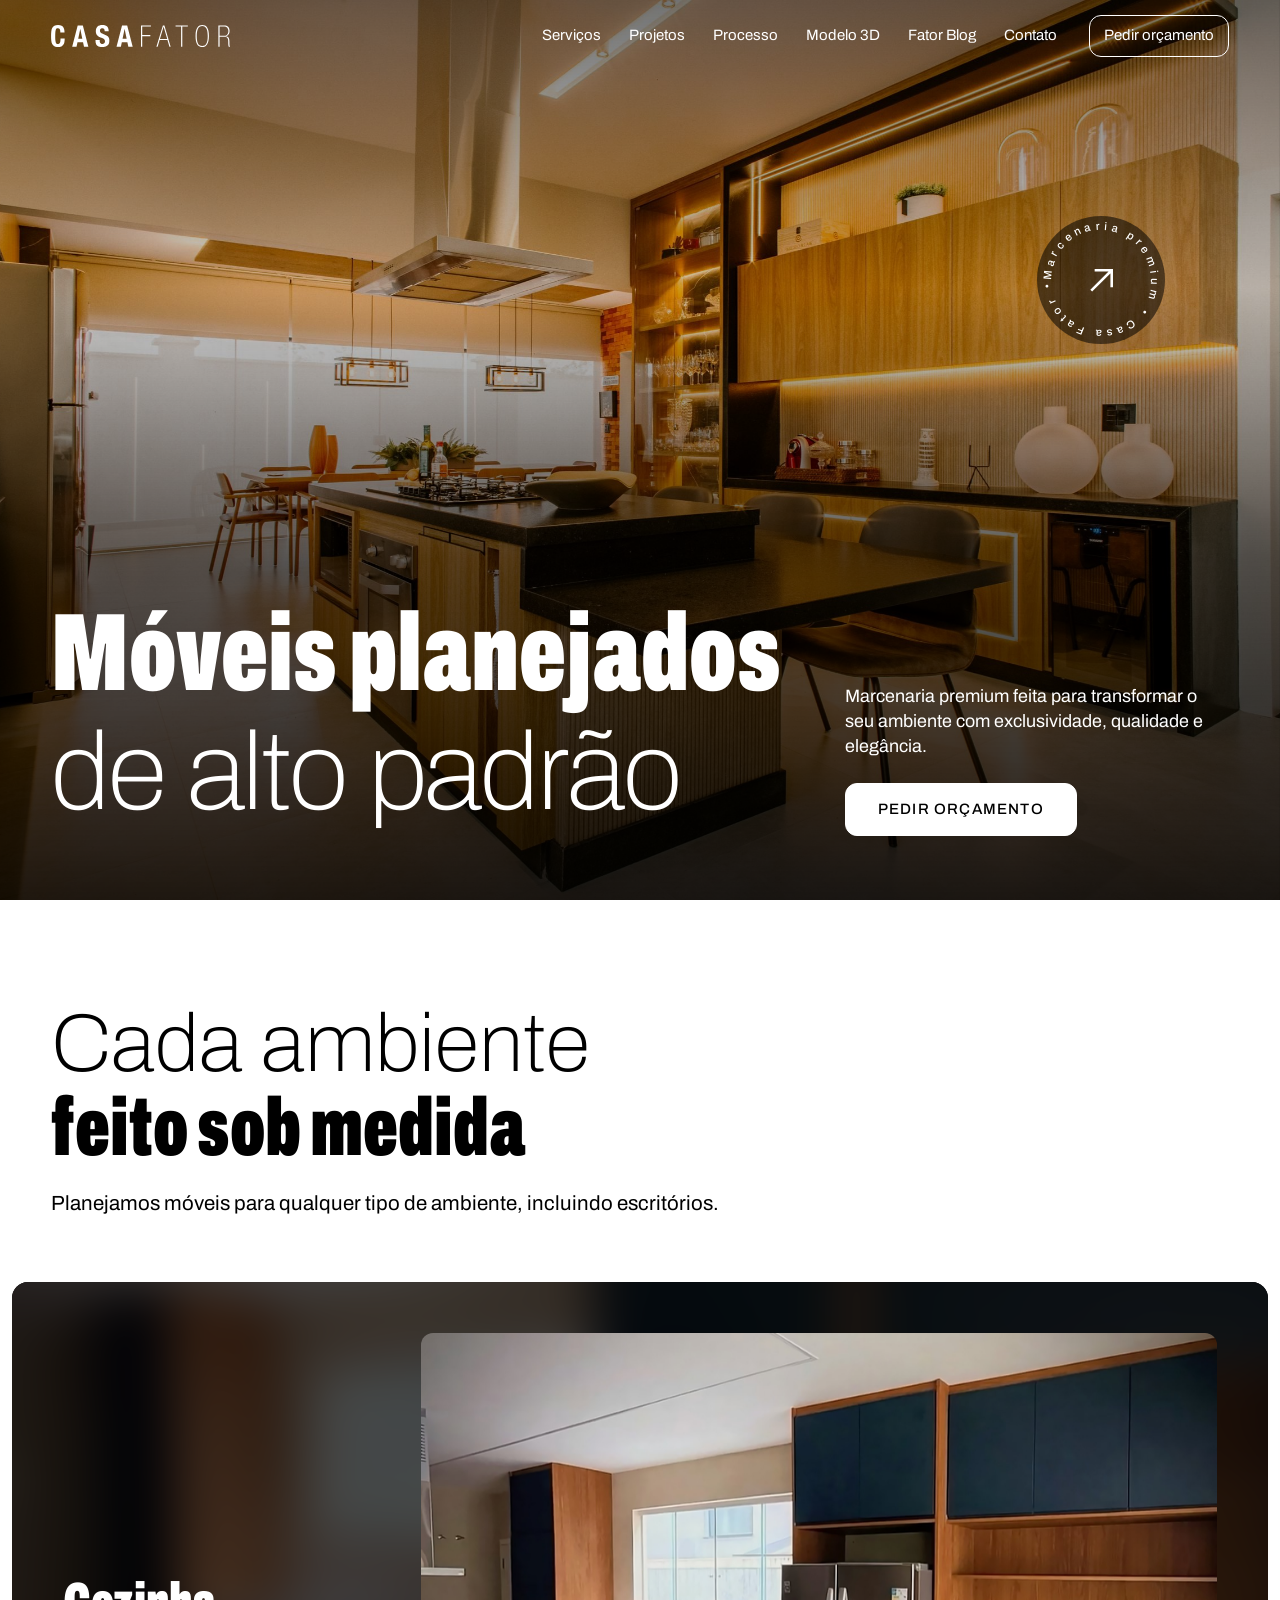
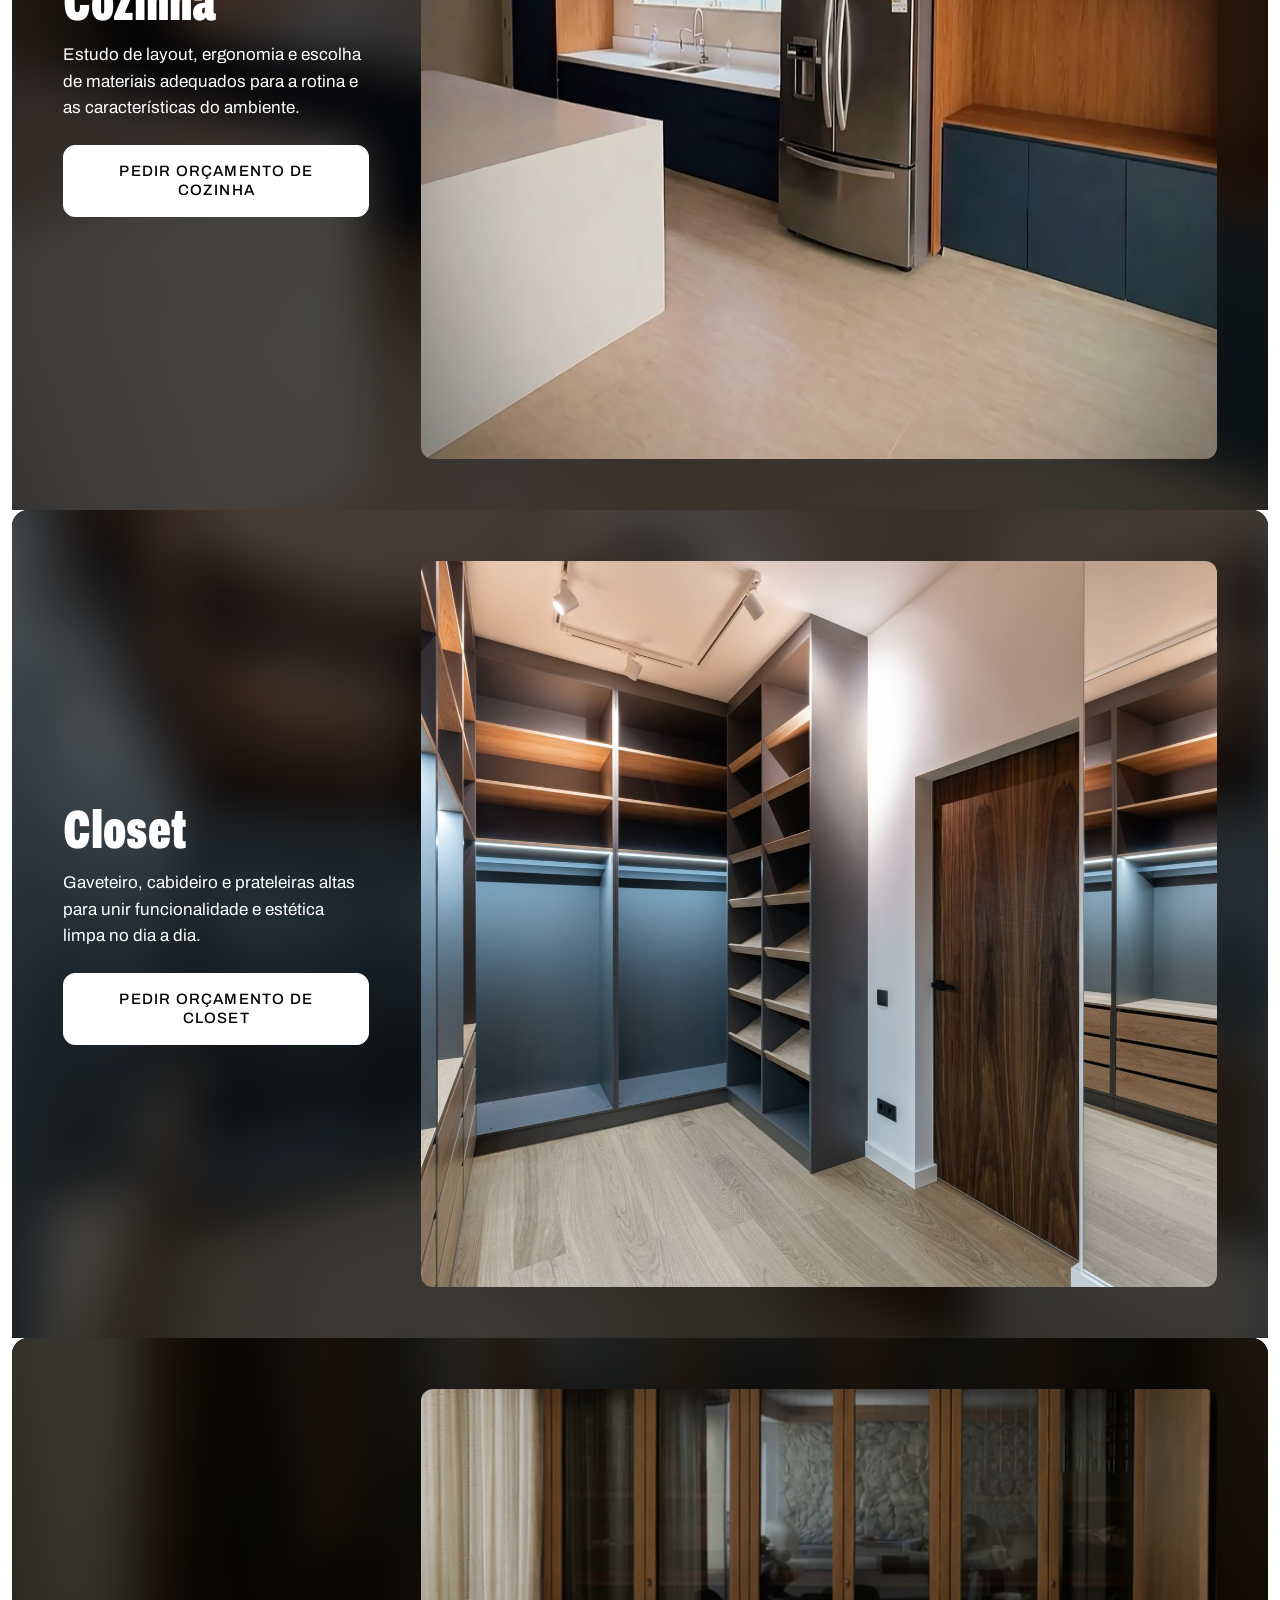
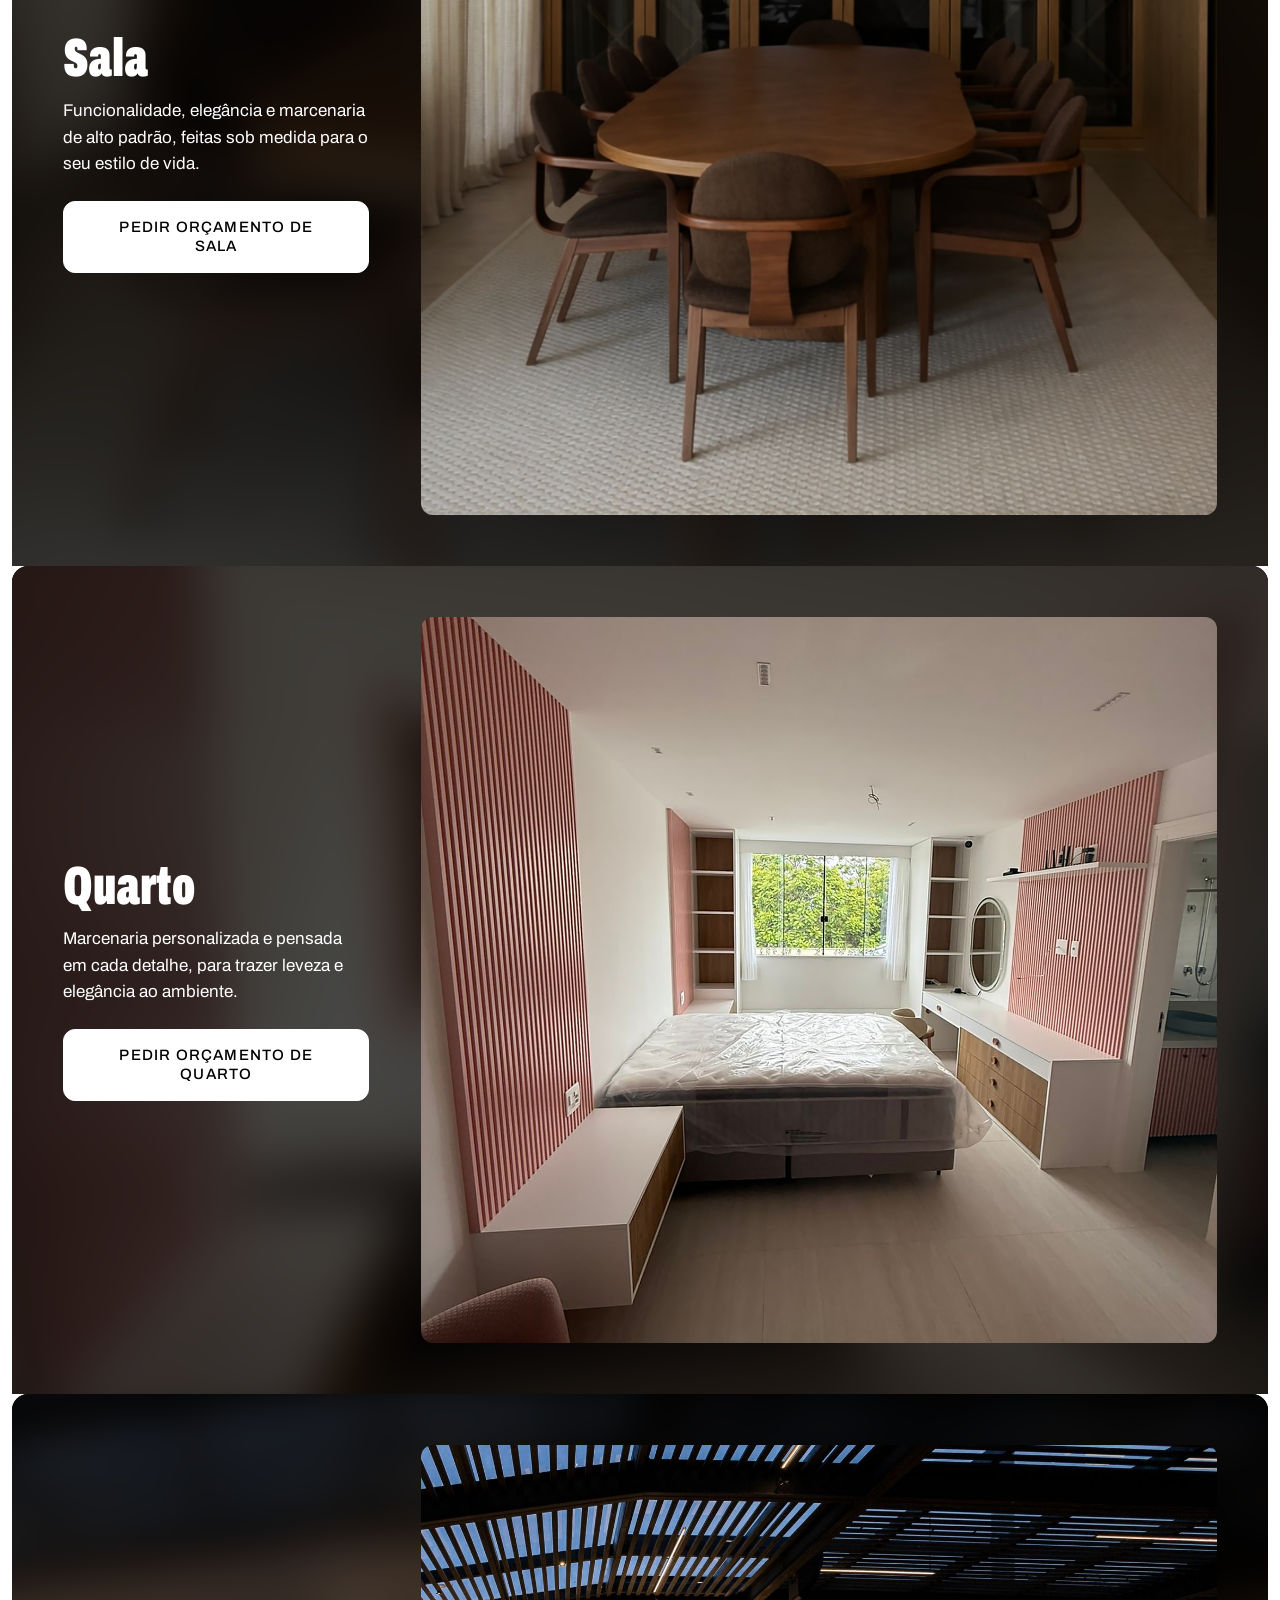
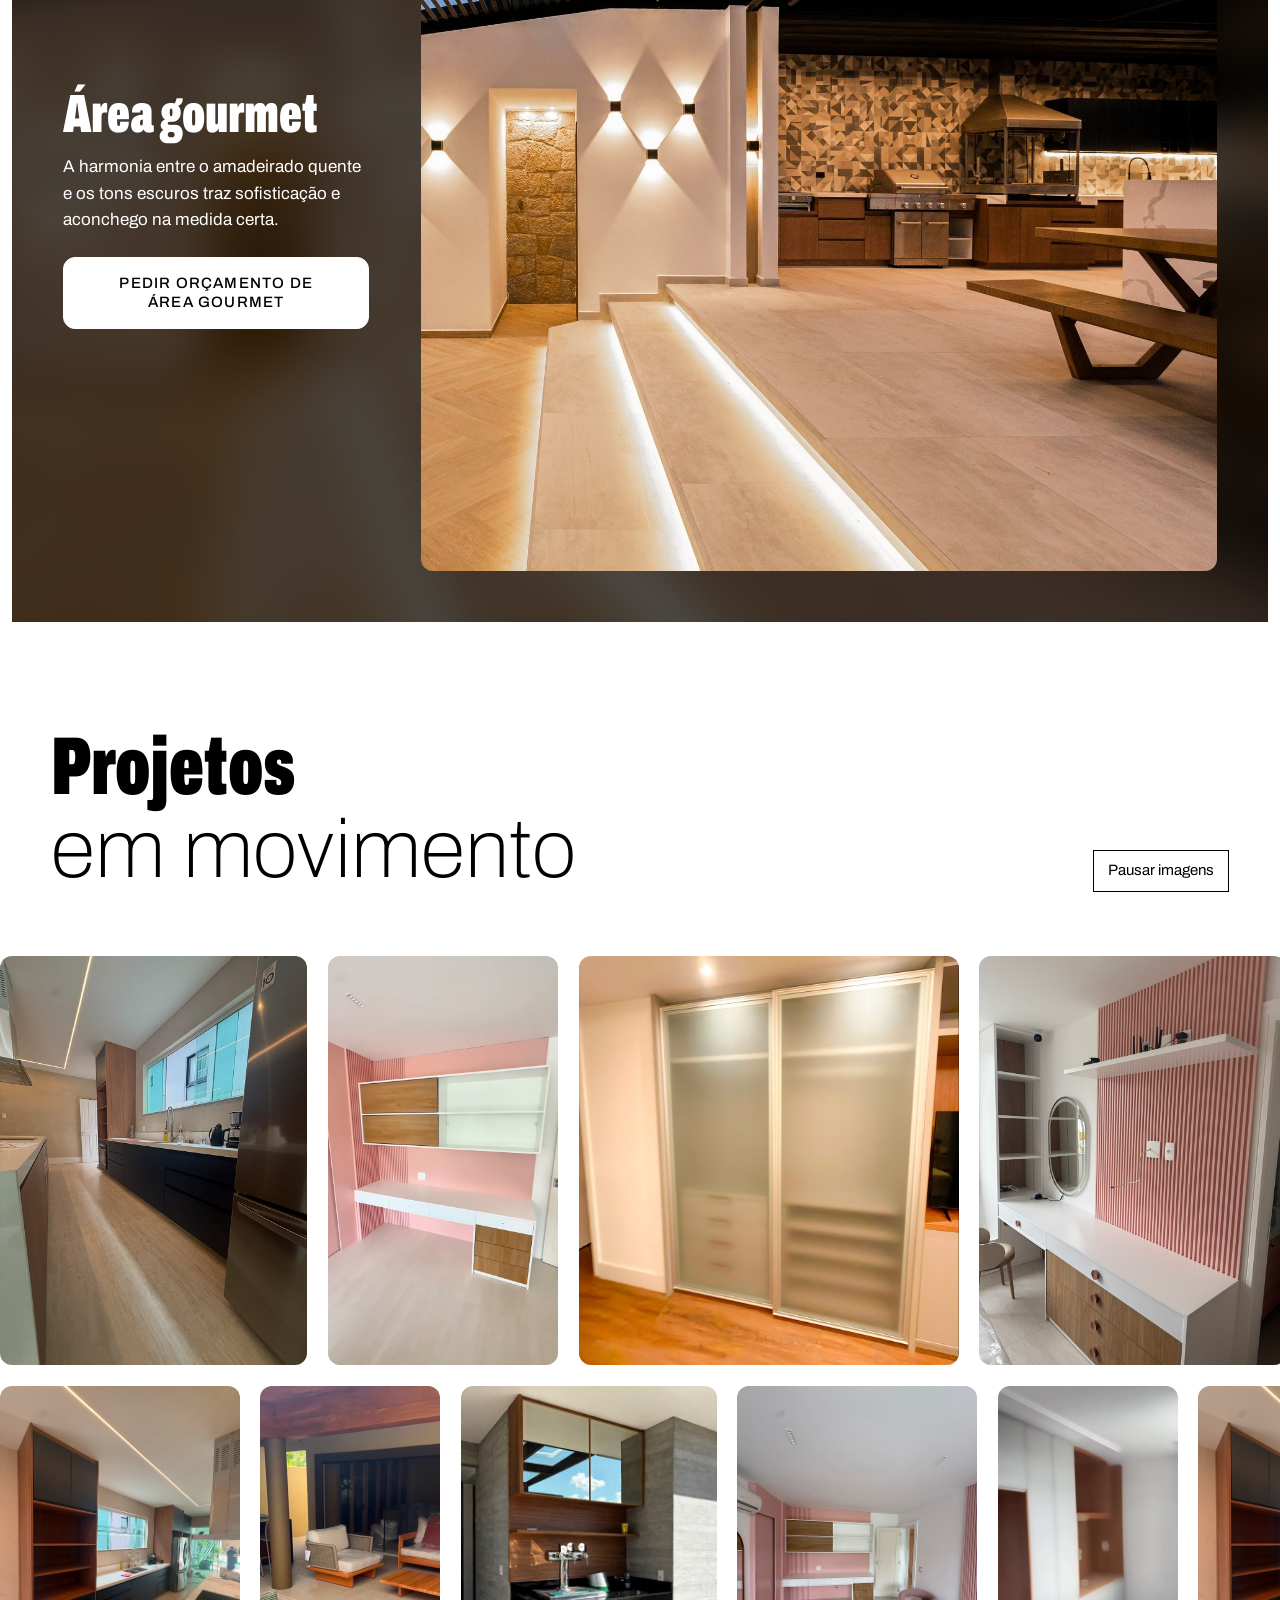
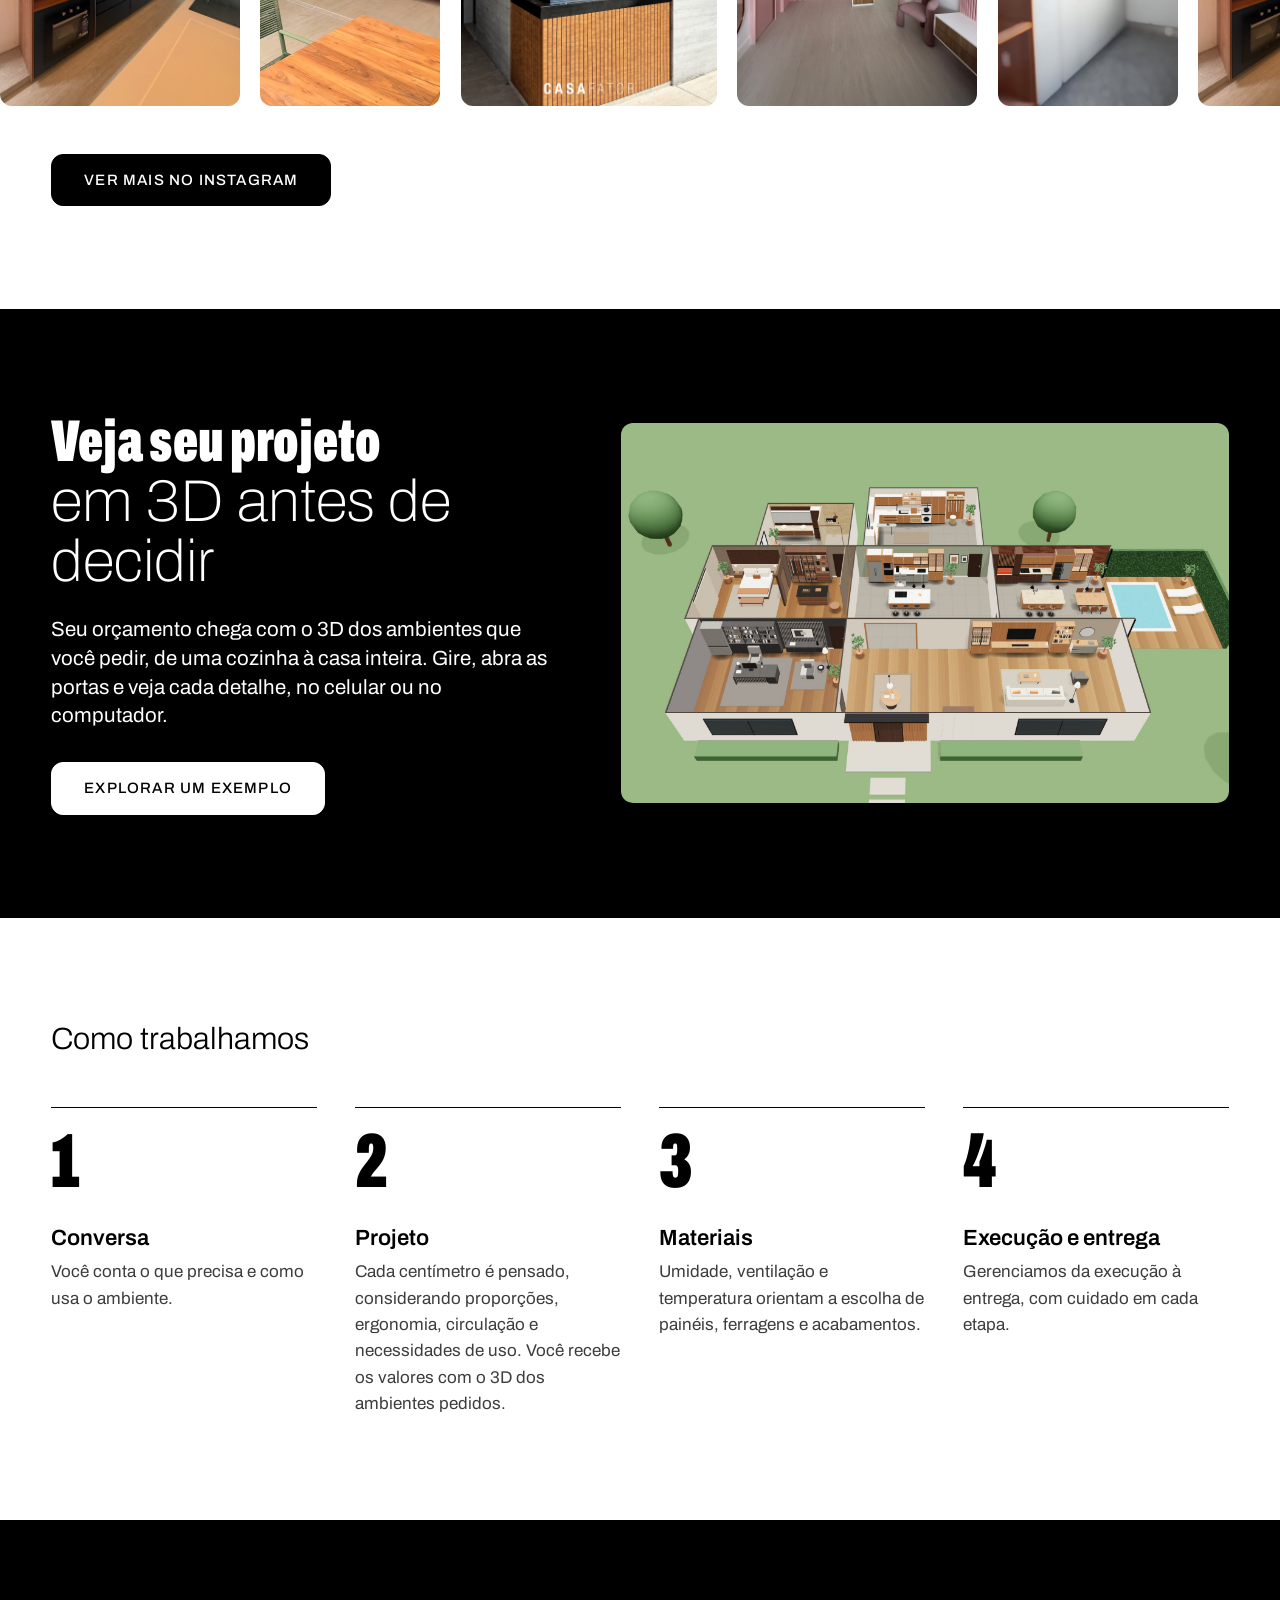
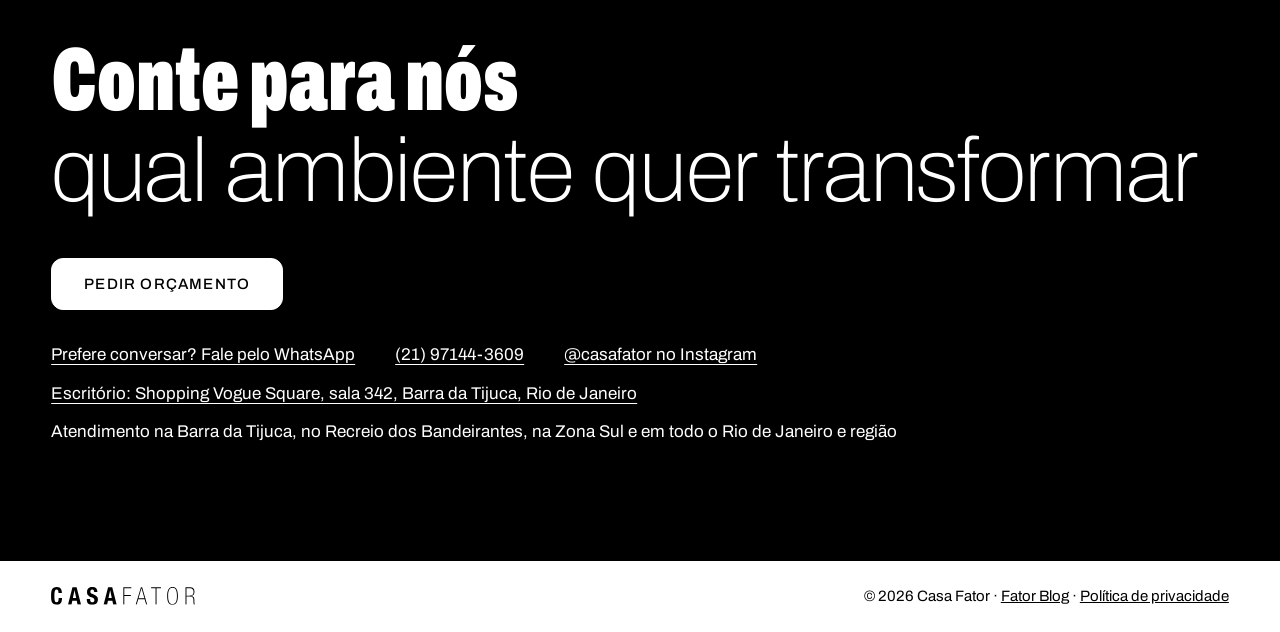
<file: index.html>
<!doctype html>
<html lang="pt-BR">
<head>
  <meta charset="utf-8">
  <meta name="viewport" content="width=device-width, initial-scale=1">
  <title>Móveis planejados de alto padrão no Rio de Janeiro | Casa Fator</title>
  <meta name="description" content="Marcenaria premium de móveis planejados de alto padrão para qualquer ambiente, na Barra da Tijuca, no Recreio, na Zona Sul e em todo o Rio de Janeiro. Peça seu orçamento.">
  <meta property="og:title" content="Móveis planejados de alto padrão no Rio de Janeiro | Casa Fator">
  <meta property="og:description" content="Marcenaria premium para qualquer ambiente, como cozinha, closet, sala, quarto, área gourmet e escritório.">
  <meta property="og:type" content="website">
  <meta property="og:url" content="https://casafator.com.br/">
  <meta property="og:image" content="https://casafator.com.br/img/projetos/abertura.jpg">
  <meta property="og:image:width" content="2048">
  <meta property="og:image:height" content="1364">
  <link rel="canonical" href="https://casafator.com.br/">
  <meta property="og:locale" content="pt_BR">
  <meta name="theme-color" content="#000000">
  <link rel="preload" as="image" href="img/abertura-generica.jpg">
  <link rel="icon" href="img/icone.svg" type="image/svg+xml">
  <link rel="preconnect" href="https://fonts.googleapis.com">
  <link rel="preconnect" href="https://fonts.gstatic.com" crossorigin>
  <link href="https://fonts.googleapis.com/css2?family=Archivo:wdth,wght@62..125,100..900&display=swap" rel="stylesheet">
  <link rel="stylesheet" href="css/estilo.css?v=20261102c">
  <script type="application/ld+json">
  {
    "@context": "https://schema.org",
    "@type": "HomeAndConstructionBusiness",
    "name": "Casa Fator",
    "description": "Móveis planejados de alto padrão. Marcenaria premium.",
    "telephone": "+5521971443609",
    "url": "https://casafator.com.br/",
    "image": "https://casafator.com.br/img/projetos/abertura.jpg",
    "areaServed": [
      { "@type": "Place", "name": "Barra da Tijuca, Rio de Janeiro" },
      { "@type": "Place", "name": "Recreio dos Bandeirantes, Rio de Janeiro" },
      { "@type": "Place", "name": "Zona Sul do Rio de Janeiro" },
      { "@type": "City", "name": "Rio de Janeiro" }
    ],
    "address": {
      "@type": "PostalAddress",
      "streetAddress": "Shopping Vogue Square, sala 342, Barra da Tijuca",
      "addressLocality": "Rio de Janeiro",
      "addressRegion": "RJ",
      "addressCountry": "BR"
    },
    "sameAs": ["https://www.instagram.com/casafator/"]
  }
  </script>
</head>
<body>
  <svg width="0" height="0" style="position:absolute" aria-hidden="true">
    <symbol id="marca" viewBox="161 571 478 59"><path fill="currentColor" fill-rule="evenodd" d="M185.840 591.331C185.840 587.185 185.349 584.182 184.365 582.322C183.434 580.408 181.700 579.451 179.164 579.451C177.767 579.451 176.603 579.850 175.671 580.647C174.791 581.391 174.093 582.641 173.575 584.395C173.058 586.096 172.696 588.354 172.489 591.172C172.282 593.936 172.178 597.337 172.178 601.377C172.178 605.682 172.307 609.164 172.566 611.822C172.877 614.479 173.317 616.552 173.886 618.041C174.507 619.476 175.257 620.459 176.137 620.991C177.069 621.469 178.129 621.708 179.320 621.708C180.303 621.708 181.209 621.549 182.037 621.230C182.916 620.858 183.667 620.167 184.288 619.157C184.909 618.094 185.400 616.632 185.763 614.772C186.125 612.858 186.306 610.360 186.306 607.277L197.484 607.277C197.484 610.360 197.251 613.283 196.785 616.047C196.320 618.811 195.440 621.230 194.146 623.303C192.904 625.376 191.119 626.997 188.790 628.166C186.513 629.336 183.537 629.920 179.863 629.920C175.671 629.920 172.333 629.229 169.849 627.847C167.365 626.465 165.451 624.472 164.105 621.868C162.811 619.263 161.957 616.154 161.543 612.539C161.181 608.925 161.000 604.938 161.000 600.580C161.000 596.274 161.181 592.314 161.543 588.700C161.957 585.032 162.811 581.896 164.105 579.292C165.451 576.687 167.365 574.668 169.849 573.232C172.333 571.744 175.671 571.000 179.863 571.000C183.848 571.000 186.979 571.664 189.256 572.993C191.585 574.322 193.318 576.023 194.457 578.096C195.595 580.116 196.294 582.322 196.553 584.714C196.863 587.052 197.018 589.258 197.018 591.331L185.840 591.331ZM244.456 607.596L239.100 582.003L238.945 582.003L233.588 607.596L244.456 607.596M245.931 572.116L260.602 629.043L248.958 629.043L246.397 617.004L231.648 617.004L229.086 629.043L217.442 629.043L232.114 572.116L245.931 572.116ZM290.928 611.263L290.928 612.938C290.928 614.267 291.031 615.489 291.238 616.605C291.445 617.668 291.833 618.572 292.403 619.316C292.972 620.060 293.722 620.645 294.654 621.070C295.637 621.495 296.853 621.708 298.302 621.708C300.010 621.708 301.537 621.150 302.882 620.034C304.279 618.864 304.978 617.084 304.978 614.692C304.978 613.416 304.797 612.327 304.435 611.423C304.124 610.466 303.581 609.616 302.805 608.872C302.028 608.128 300.993 607.463 299.699 606.878C298.457 606.241 296.905 605.603 295.042 604.965C292.558 604.114 290.410 603.184 288.599 602.174C286.788 601.164 285.261 599.995 284.019 598.666C282.829 597.284 281.949 595.716 281.380 593.962C280.811 592.155 280.526 590.082 280.526 587.743C280.526 582.109 282.053 577.910 285.106 575.146C288.159 572.382 292.351 571.000 297.681 571.000C300.165 571.000 302.442 571.292 304.512 571.877C306.634 572.409 308.445 573.312 309.946 574.588C311.499 575.810 312.689 577.405 313.517 579.372C314.397 581.285 314.836 583.597 314.836 586.308L314.836 587.903L304.124 587.903C304.124 585.192 303.658 583.119 302.727 581.684C301.795 580.195 300.243 579.451 298.069 579.451C296.827 579.451 295.792 579.637 294.964 580.009C294.136 580.382 293.464 580.886 292.946 581.524C292.480 582.109 292.144 582.800 291.937 583.597C291.782 584.395 291.704 585.218 291.704 586.069C291.704 587.823 292.066 589.311 292.791 590.534C293.515 591.703 295.068 592.793 297.448 593.803L306.065 597.630C308.187 598.586 309.920 599.596 311.266 600.659C312.611 601.669 313.672 602.786 314.448 604.008C315.276 605.177 315.846 606.480 316.156 607.915C316.467 609.350 316.622 610.945 316.622 612.699C316.622 618.705 314.914 623.090 311.499 625.854C308.135 628.565 303.426 629.920 297.371 629.920C291.057 629.920 286.529 628.512 283.786 625.695C281.095 622.878 279.750 618.838 279.750 613.576L279.750 611.263L290.928 611.263ZM362.775 607.596L357.418 582.003L357.263 582.003L351.907 607.596L362.775 607.596M364.249 572.116L378.921 629.043L367.277 629.043L364.715 617.004L349.966 617.004L347.405 629.043L335.761 629.043L350.432 572.116L364.249 572.116ZM401.096 629.043L401.096 572.116L427.644 572.116L427.644 575.146L404.356 575.146L404.356 597.869L426.013 597.869L426.013 600.899L404.356 600.899L404.356 629.043L401.096 629.043ZM471.045 608.632L461.497 575.465L461.342 575.465L451.561 608.632L471.045 608.632M476.945 629.043L471.666 611.343L450.785 611.343L445.507 629.043L442.246 629.043L459.479 572.116L463.593 572.116L480.205 629.043L476.945 629.043ZM508.054 629.043L508.054 575.146L493.305 575.146L493.305 572.116L526.063 572.116L526.063 575.146L511.314 575.146L511.314 629.043L508.054 629.043ZM564.549 571.159C575.571 571.159 582.402 578.495 582.402 600.580C582.402 625.535 572.389 630.000 564.549 630.000C553.914 630.000 546.617 622.665 546.617 600.580C546.617 578.495 554.380 571.159 564.549 571.159M564.549 573.870C553.681 573.870 549.877 584.953 549.877 600.580C549.877 616.207 552.982 627.289 564.549 627.289C574.718 627.289 579.142 618.678 579.142 600.580C579.142 585.192 575.804 573.870 564.549 573.870ZM607.562 629.043L607.562 572.116L623.785 572.116C631.470 572.116 637.525 576.661 637.525 587.026C637.525 594.520 633.644 600.341 626.425 601.138L626.425 601.297C635.507 601.855 637.137 607.596 637.137 615.409L637.137 621.389C637.137 624.658 637.603 626.731 639.000 629.043L635.274 629.043C634.420 627.369 633.877 624.658 633.877 621.309L633.877 615.489C633.877 607.357 631.703 602.653 622.776 602.653L610.822 602.653L610.822 629.043L607.562 629.043M610.822 599.942L621.224 599.942C627.356 599.942 634.265 597.869 634.265 587.026C634.265 579.372 630.073 574.827 623.320 574.827L610.822 574.827L610.822 599.942Z"/></symbol>
  </svg>

  <a class="pular" href="#conteudo">Pular para o conteúdo</a>

  <header class="topo" id="topo">
    <a class="topo-logo" href="#inicio" aria-label="Casa Fator, início">
      <svg viewBox="0 0 478 59" aria-hidden="true"><use href="#marca"></use></svg>
    </a>
    <nav class="topo-nav" id="topo-nav" aria-label="Principal">
      <a href="#servicos">Serviços</a>
      <a href="#projetos">Projetos</a>
      <a href="#processo">Processo</a>
      <a href="modelo-3d.html">Modelo 3D</a>
      <a href="blog/index.html">Fator Blog</a>
      <a href="#contato">Contato</a>
    </nav>
    <a class="topo-orcamento" href="orcamento.html">Pedir orçamento</a>
    <button class="topo-menu" id="topo-menu" type="button" aria-label="Abrir menu" aria-expanded="false" aria-controls="topo-nav">
      <svg viewBox="0 0 24 24" aria-hidden="true"><path d="M4 7h16M4 12h16M4 17h16"/></svg>
    </button>
  </header>

  <main id="conteudo">
    <section class="abertura" id="inicio">
      <figure class="abertura-foto">
        <img class="abertura-img" src="img/abertura-generica.jpg" width="2400" height="1600" alt="Cozinha planejada em madeira, com ilha central e iluminação embutida" loading="eager" decoding="async">
      </figure>
      <a class="selo" id="selo" href="orcamento.html" aria-label="Pedir orçamento">
        <svg class="selo-giro" viewBox="0 0 120 120" aria-hidden="true">
          <defs><path id="selo-circulo" d="M60 60m-47 0a47 47 0 1 1 94 0a47 47 0 1 1-94 0"/></defs>
          <text><textPath href="#selo-circulo" textLength="292">Marcenaria premium • Casa Fator • </textPath></text>
        </svg>
        <svg class="selo-seta" viewBox="0 0 24 24" aria-hidden="true"><path d="M6 18 18 6M8 6h10v10"/></svg>
      </a>
      <div class="abertura-conteudo">
        <h1 class="abertura-titulo">
          <span class="linha"><span class="pesado">Móveis planejados</span></span>
          <span class="linha"><span class="leve">de alto padrão</span></span>
        </h1>
        <div class="abertura-texto">
          <p>Marcenaria premium feita para transformar o seu ambiente com exclusividade, qualidade e elegância.</p>
          <a class="botao botao-branco" href="orcamento.html">Pedir orçamento</a>
        </div>
      </div>
    </section>

    <section class="servicos" id="servicos" aria-labelledby="servicos-titulo">
      <h2 class="titulo-grande" id="servicos-titulo">
        <span class="leve">Cada ambiente</span>
        <span class="pesado">feito sob medida</span>
      </h2>
      <p class="servicos-intro">Planejamos móveis para qualquer tipo de ambiente, incluindo escritórios.</p>
      <ol class="ambientes">
        <li class="ambiente" id="ambiente-cozinha">
          <img class="ambiente-fundo" src="img/projetos/cozinha.jpg" width="1894" height="1894" alt="" loading="lazy" decoding="sync">
          <div class="ambiente-texto">
            <h3>Cozinha</h3>
            <p>Estudo de layout, ergonomia e escolha de materiais adequados para a rotina e as características do ambiente.</p>
            <a class="botao botao-branco" href="orcamento.html?ambiente=cozinha">Pedir orçamento de cozinha</a>
          </div>
          <figure class="ambiente-foto">
            <img class="ambiente-img" src="img/projetos/cozinha.jpg" width="1894" height="1894" alt="Cozinha planejada em azul-escuro e madeira, com ilha branca" loading="lazy" decoding="sync">
          </figure>
        </li>
        <li class="ambiente" id="ambiente-closet">
          <img class="ambiente-fundo" src="img/closet-generico.jpg" width="2000" height="1335" alt="" loading="lazy" decoding="sync">
          <div class="ambiente-texto">
            <h3>Closet</h3>
            <p>Gaveteiro, cabideiro e prateleiras altas para unir funcionalidade e estética limpa no dia a dia.</p>
            <a class="botao botao-branco" href="orcamento.html?ambiente=closet">Pedir orçamento de closet</a>
          </div>
          <figure class="ambiente-foto">
            <img class="ambiente-img" src="img/closet-generico.jpg" width="2000" height="1335" alt="Closet planejado com cabideiros, prateleiras iluminadas e gaveteiros" loading="lazy" decoding="sync">
          </figure>
        </li>
        <li class="ambiente" id="ambiente-sala">
          <img class="ambiente-fundo" src="img/projetos/sala.jpg" width="2000" height="1861" alt="" loading="lazy" decoding="sync">
          <div class="ambiente-texto">
            <h3>Sala</h3>
            <p>Funcionalidade, elegância e marcenaria de alto padrão, feitas sob medida para o seu estilo de vida.</p>
            <a class="botao botao-branco" href="orcamento.html?ambiente=sala">Pedir orçamento de sala</a>
          </div>
          <figure class="ambiente-foto">
            <img class="ambiente-img" src="img/projetos/sala.jpg" width="2000" height="1861" alt="Sala de jantar com mesa oval de madeira, cadeiras estofadas e armários de vidro ao fundo" loading="lazy" decoding="sync">
          </figure>
        </li>
        <li class="ambiente" id="ambiente-quarto">
          <img class="ambiente-fundo" src="img/projetos/quarto.jpg" width="1500" height="2000" alt="" loading="lazy" decoding="sync">
          <div class="ambiente-texto">
            <h3>Quarto</h3>
            <p>Marcenaria personalizada e pensada em cada detalhe, para trazer leveza e elegância ao ambiente.</p>
            <a class="botao botao-branco" href="orcamento.html?ambiente=quarto">Pedir orçamento de quarto</a>
          </div>
          <figure class="ambiente-foto">
            <img class="ambiente-img" src="img/projetos/quarto.jpg" width="1500" height="2000" alt="Quarto em rosé e branco com painel ripado, bancada e detalhes amadeirados" loading="lazy" decoding="sync">
          </figure>
        </li>
        <li class="ambiente" id="ambiente-gourmet">
          <img class="ambiente-fundo" src="img/gourmet-generico.jpg" width="1890" height="1333" alt="" loading="lazy" decoding="sync">
          <div class="ambiente-texto">
            <h3>Área gourmet</h3>
            <p>A harmonia entre o amadeirado quente e os tons escuros traz sofisticação e aconchego na medida certa.</p>
            <a class="botao botao-branco" href="orcamento.html?ambiente=gourmet">Pedir orçamento de área gourmet</a>
          </div>
          <figure class="ambiente-foto">
            <img class="ambiente-img" src="img/gourmet-generico.jpg" width="1890" height="1333" alt="Área gourmet coberta com armários de madeira, churrasqueira e iluminação quente" loading="lazy" decoding="sync">
          </figure>
        </li>
      </ol>
    </section>

    <section class="projetos" id="projetos" aria-labelledby="projetos-titulo">
      <div class="projetos-topo">
        <h2 class="titulo-grande" id="projetos-titulo">
          <span class="pesado">Projetos</span>
          <span class="leve">em movimento</span>
        </h2>
        <button class="faixas-pausar" id="faixas-pausar" type="button" aria-pressed="false" hidden>Pausar imagens</button>
      </div>
      <div class="faixas">
        <div class="faixa faixa-esquerda">
          <div class="faixa-trilho">
            <div class="faixa-grupo">
              <figure class="faixa-foto" style="aspect-ratio: 825 / 1100"><img class="faixa-img" src="img/projetos/faixa-cozinha.jpg" width="990" height="1320" alt="Cozinha longa com armários escuros e iluminação no teto" loading="eager" decoding="sync"></figure>
              <figure class="faixa-foto" style="aspect-ratio: 720 / 1280"><video class="faixa-img video-auto" src="video/faixa-quarto-video.mp4" poster="img/projetos/faixa-quarto-video.jpg" width="720" height="1280" aria-label="Vídeo de quarto planejado em rosé e branco" muted loop playsinline preload="none"></video></figure>
              <figure class="faixa-foto" style="aspect-ratio: 1021 / 1100"><img class="faixa-img" src="img/projetos/faixa-roupeiro.jpg" width="1080" height="1164" alt="Roupeiro com portas de correr em vidro fosco e gaveteiro" loading="eager" decoding="sync"></figure>
              <figure class="faixa-foto" style="aspect-ratio: 825 / 1100"><img class="faixa-img" src="img/projetos/faixa-ripado.jpg" width="990" height="1320" alt="Bancada branca com painel ripado rosé e gavetas amadeiradas" loading="eager" decoding="sync"></figure>
              <figure class="faixa-foto" style="aspect-ratio: 880 / 1100"><img class="faixa-img" src="img/projetos/faixa-instalacao.jpg" width="1056" height="1320" alt="Marceneiro da equipe instalando painel de madeira" loading="eager" decoding="sync"></figure>
            </div>
          </div>
        </div>
        <div class="faixa faixa-direita">
          <div class="faixa-trilho">
            <div class="faixa-grupo">
              <figure class="faixa-foto" style="aspect-ratio: 825 / 1100"><img class="faixa-img" src="img/projetos/faixa-cozinha-azul.jpg" width="990" height="1320" alt="Cozinha com forno embutido, nichos amadeirados e armários escuros" loading="eager" decoding="sync"></figure>
              <figure class="faixa-foto" style="aspect-ratio: 720 / 1280"><video class="faixa-img video-auto" src="video/faixa-area-externa.mp4" poster="img/projetos/faixa-area-externa.jpg" width="720" height="1280" aria-label="Vídeo de área externa e armários amadeirados com churrasqueira" muted loop playsinline preload="none"></video></figure>
              <figure class="faixa-foto" style="aspect-ratio: 880 / 1100"><img class="faixa-img" src="img/projetos/faixa-chopeira.jpg" width="1056" height="1320" alt="Móvel sob medida integrado a uma chopeira" loading="eager" decoding="sync"></figure>
              <figure class="faixa-foto" style="aspect-ratio: 825 / 1100"><img class="faixa-img" src="img/projetos/faixa-quarto.jpg" width="990" height="1320" alt="Quarto com painel rosé, armário e bancada" loading="eager" decoding="sync"></figure>
              <figure class="faixa-foto" style="aspect-ratio: 720 / 1280"><video class="faixa-img video-auto" src="video/faixa-armarios.mp4" poster="img/projetos/faixa-armarios.jpg" width="720" height="1280" aria-label="Vídeo de armários sob medida com nichos amadeirados" muted loop playsinline preload="none"></video></figure>
            </div>
          </div>
        </div>
      </div>
      <a class="botao botao-preto projetos-link" href="https://www.instagram.com/casafator/">Ver mais no Instagram</a>
    </section>

    <section class="seu-3d" id="seu-3d" aria-labelledby="seu-3d-titulo">
      <div class="seu-3d-texto">
        <h2 class="titulo-grande" id="seu-3d-titulo">
          <span class="pesado">Veja seu projeto</span>
          <span class="leve">em 3D antes de decidir</span>
        </h2>
        <p>Seu orçamento chega com o 3D dos ambientes que você pedir, de uma cozinha à casa inteira. Gire, abra as portas e veja cada detalhe, no celular ou no computador.</p>
        <a class="botao botao-branco" href="modelo-3d.html">Explorar um exemplo</a>
      </div>
      <figure class="seu-3d-foto">
        <img src="img/modelo-3d-aberto.jpg" width="2000" height="1250" alt="Maquete em 3D de uma casa planejada, com os ambientes e os móveis vistos de cima" loading="lazy" decoding="sync">
      </figure>
    </section>

    <section class="processo" id="processo" aria-labelledby="processo-titulo">
      <h2 class="titulo-secao" id="processo-titulo">Como trabalhamos</h2>
      <ol class="processo-etapas">
        <li>
          <h3>Conversa</h3>
          <p>Você conta o que precisa e como usa o ambiente.</p>
        </li>
        <li>
          <h3>Projeto</h3>
          <p>Cada centímetro é pensado, considerando proporções, ergonomia, circulação e necessidades de uso. Você recebe os valores com o 3D dos ambientes pedidos.</p>
        </li>
        <li>
          <h3>Materiais</h3>
          <p>Umidade, ventilação e temperatura orientam a escolha de painéis, ferragens e acabamentos.</p>
        </li>
        <li>
          <h3>Execução e entrega</h3>
          <p>Gerenciamos da execução à entrega, com cuidado em cada etapa.</p>
        </li>
      </ol>
    </section>

    <section class="contato" id="contato" aria-labelledby="contato-titulo">
      <h2 class="contato-titulo" id="contato-titulo">
        <span class="pesado">Conte para nós</span>
        <span class="leve">qual ambiente quer transformar</span>
      </h2>
      <a class="botao botao-branco" href="orcamento.html">Pedir orçamento</a>
      <ul class="contato-canais">
        <li><a href="https://wa.me/5521971443609?text=Ol%C3%A1!%20Vi%20o%20trabalho%20da%20Casa%20Fator%20e%20gostaria%20de%20um%20or%C3%A7amento">Prefere conversar? Fale pelo WhatsApp</a></li>
        <li><a href="tel:+5521971443609">(21) 97144-3609</a></li>
        <li><a href="https://www.instagram.com/casafator/">@casafator no Instagram</a></li>
        <li><a href="https://www.google.com/maps/search/?api=1&amp;query=Shopping%20Vogue%20Square%2C%20Barra%20da%20Tijuca%2C%20Rio%20de%20Janeiro">Escritório: Shopping Vogue Square, sala 342, Barra da Tijuca, Rio de Janeiro</a></li>
        <li>Atendimento na Barra da Tijuca, no Recreio dos Bandeirantes, na Zona Sul e em todo o Rio de Janeiro e região</li>
      </ul>
    </section>
  </main>

  <footer class="rodape">
    <svg class="rodape-logo" viewBox="0 0 478 59" role="img" aria-label="Casa Fator"><use href="#marca"></use></svg>
    <p>© 2026 Casa Fator · <a href="blog/index.html">Fator Blog</a> · <a href="privacidade.html">Política de privacidade</a></p>
  </footer>

  <script src="js/site.js?v=20261102c"></script>
</body>
</html>
</file>
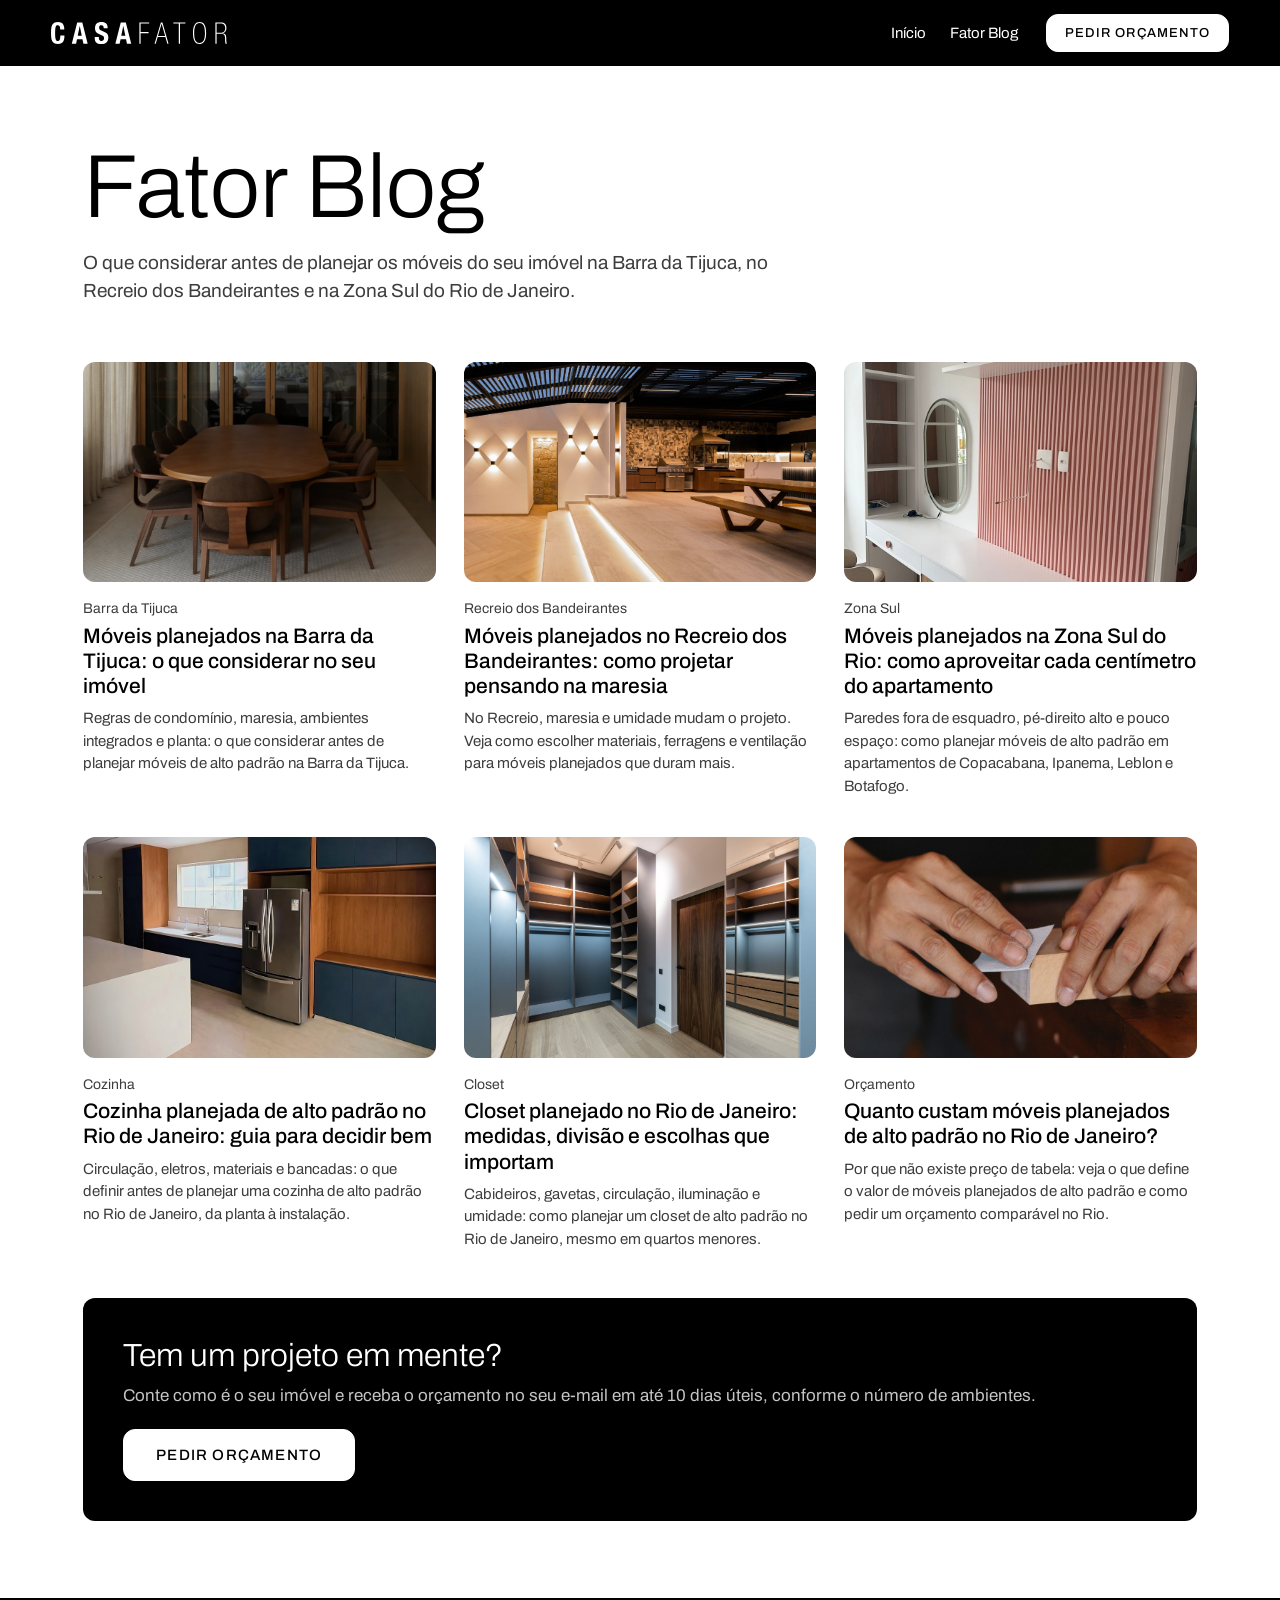
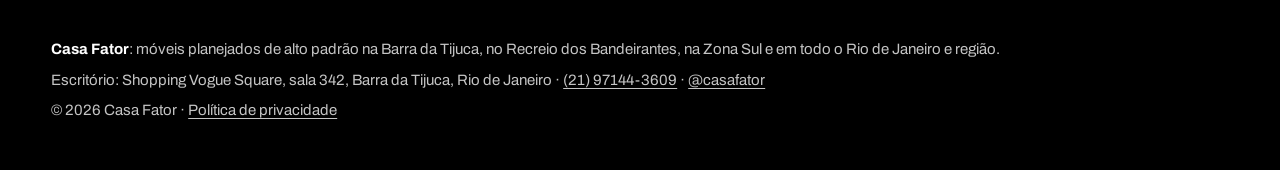
<file: blog/index.html>
<!doctype html>
<html lang="pt-BR">
<head>
  <meta charset="utf-8">
  <meta name="viewport" content="width=device-width, initial-scale=1">
  <title>Fator Blog | Móveis planejados na Barra, Recreio e Zona Sul</title>
  <meta name="description" content="Guias da Casa Fator sobre móveis planejados de alto padrão na Barra da Tijuca, no Recreio e na Zona Sul do Rio: cozinha, closet, materiais e orçamento.">
  <link rel="canonical" href="https://casafator.com.br/blog/">
  <meta property="og:title" content="Fator Blog | Móveis planejados na Barra, Recreio e Zona Sul">
  <meta property="og:description" content="Guias da Casa Fator sobre móveis planejados de alto padrão na Barra da Tijuca, no Recreio e na Zona Sul do Rio: cozinha, closet, materiais e orçamento.">
  <meta property="og:type" content="website">
  <meta property="og:url" content="https://casafator.com.br/blog/">
  <meta property="og:image" content="https://casafator.com.br/img/projetos/sala.jpg">
  <meta property="og:locale" content="pt_BR">
  <meta name="theme-color" content="#000000">
  <link rel="icon" href="../img/icone.svg" type="image/svg+xml">
  <link rel="preconnect" href="https://fonts.googleapis.com">
  <link rel="preconnect" href="https://fonts.gstatic.com" crossorigin>
  <link href="https://fonts.googleapis.com/css2?family=Archivo:wdth,wght@62..125,100..900&display=swap" rel="stylesheet">
  <link rel="stylesheet" href="../css/estilo.css?v=20261102c">
  <link rel="stylesheet" href="../css/blog.css?v=20261102c">
  <script type="application/ld+json">
{
  "@context": "https://schema.org",
  "@type": "Blog",
  "name": "Fator Blog",
  "description": "Guias da Casa Fator sobre móveis planejados de alto padrão na Barra da Tijuca, no Recreio e na Zona Sul do Rio: cozinha, closet, materiais e orçamento.",
  "url": "https://casafator.com.br/blog/",
  "inLanguage": "pt-BR",
  "publisher": {
    "@type": "Organization",
    "name": "Casa Fator",
    "url": "https://casafator.com.br/"
  },
  "blogPost": [
    {
      "@type": "BlogPosting",
      "headline": "Móveis planejados na Barra da Tijuca: o que considerar no seu imóvel",
      "url": "https://casafator.com.br/blog/moveis-planejados-barra-da-tijuca.html",
      "datePublished": "2026-10-31"
    },
    {
      "@type": "BlogPosting",
      "headline": "Móveis planejados no Recreio dos Bandeirantes: como projetar pensando na maresia",
      "url": "https://casafator.com.br/blog/moveis-planejados-recreio-dos-bandeirantes.html",
      "datePublished": "2026-10-31"
    },
    {
      "@type": "BlogPosting",
      "headline": "Móveis planejados na Zona Sul do Rio: como aproveitar cada centímetro do apartamento",
      "url": "https://casafator.com.br/blog/moveis-planejados-zona-sul-rio-de-janeiro.html",
      "datePublished": "2026-10-31"
    },
    {
      "@type": "BlogPosting",
      "headline": "Cozinha planejada de alto padrão no Rio de Janeiro: guia para decidir bem",
      "url": "https://casafator.com.br/blog/cozinha-planejada-rio-de-janeiro.html",
      "datePublished": "2026-10-31"
    },
    {
      "@type": "BlogPosting",
      "headline": "Closet planejado no Rio de Janeiro: medidas, divisão e escolhas que importam",
      "url": "https://casafator.com.br/blog/closet-planejado-rio-de-janeiro.html",
      "datePublished": "2026-10-31"
    },
    {
      "@type": "BlogPosting",
      "headline": "Quanto custam móveis planejados de alto padrão no Rio de Janeiro?",
      "url": "https://casafator.com.br/blog/quanto-custam-moveis-planejados-alto-padrao.html",
      "datePublished": "2026-10-31"
    }
  ]
}
  </script>
</head>
<body class="blog">
  <a class="pular" href="#conteudo">Pular para o conteúdo</a>
  <header class="blog-topo">
    <a class="blog-marca" href="../index.html" aria-label="Casa Fator, início"><img class="blog-logo" src="../img/logo.svg" alt="" width="478" height="59"></a>
    <nav class="blog-nav" aria-label="Principal">
      <a href="../index.html">Início</a>
      <a href="index.html">Fator Blog</a>
    </nav>
    <a class="botao botao-branco blog-pedir" href="../orcamento.html">Pedir orçamento</a>
  </header>
  <main id="conteudo" class="blog-capa">
    <h1>Fator Blog</h1>
    <p class="blog-intro">O que considerar antes de planejar os móveis do seu imóvel na Barra da Tijuca, no Recreio dos Bandeirantes e na Zona Sul do Rio de Janeiro.</p>
    <ul class="cartoes">
      <li class="cartao">
        <a href="moveis-planejados-barra-da-tijuca.html">
          <img src="../img/projetos/sala.jpg" width="2000" height="1861" alt="" decoding="sync">
          <span class="cartao-categoria">Barra da Tijuca</span>
          <h2>Móveis planejados na Barra da Tijuca: o que considerar no seu imóvel</h2>
          <p>Regras de condomínio, maresia, ambientes integrados e planta: o que considerar antes de planejar móveis de alto padrão na Barra da Tijuca.</p>
        </a>
      </li>
      <li class="cartao">
        <a href="moveis-planejados-recreio-dos-bandeirantes.html">
          <img src="../img/gourmet-generico.jpg" width="1890" height="1333" alt="" decoding="sync">
          <span class="cartao-categoria">Recreio dos Bandeirantes</span>
          <h2>Móveis planejados no Recreio dos Bandeirantes: como projetar pensando na maresia</h2>
          <p>No Recreio, maresia e umidade mudam o projeto. Veja como escolher materiais, ferragens e ventilação para móveis planejados que duram mais.</p>
        </a>
      </li>
      <li class="cartao">
        <a href="moveis-planejados-zona-sul-rio-de-janeiro.html">
          <img src="../img/projetos/faixa-ripado.jpg" width="990" height="1320" alt="" decoding="sync">
          <span class="cartao-categoria">Zona Sul</span>
          <h2>Móveis planejados na Zona Sul do Rio: como aproveitar cada centímetro do apartamento</h2>
          <p>Paredes fora de esquadro, pé-direito alto e pouco espaço: como planejar móveis de alto padrão em apartamentos de Copacabana, Ipanema, Leblon e Botafogo.</p>
        </a>
      </li>
      <li class="cartao">
        <a href="cozinha-planejada-rio-de-janeiro.html">
          <img src="../img/projetos/cozinha.jpg" width="1894" height="1894" alt="" decoding="sync">
          <span class="cartao-categoria">Cozinha</span>
          <h2>Cozinha planejada de alto padrão no Rio de Janeiro: guia para decidir bem</h2>
          <p>Circulação, eletros, materiais e bancadas: o que definir antes de planejar uma cozinha de alto padrão no Rio de Janeiro, da planta à instalação.</p>
        </a>
      </li>
      <li class="cartao">
        <a href="closet-planejado-rio-de-janeiro.html">
          <img src="../img/closet-generico.jpg" width="2000" height="1335" alt="" decoding="sync">
          <span class="cartao-categoria">Closet</span>
          <h2>Closet planejado no Rio de Janeiro: medidas, divisão e escolhas que importam</h2>
          <p>Cabideiros, gavetas, circulação, iluminação e umidade: como planejar um closet de alto padrão no Rio de Janeiro, mesmo em quartos menores.</p>
        </a>
      </li>
      <li class="cartao">
        <a href="quanto-custam-moveis-planejados-alto-padrao.html">
          <img src="../img/funil/gen-acabamento.jpg" width="1067" height="1600" alt="" decoding="sync">
          <span class="cartao-categoria">Orçamento</span>
          <h2>Quanto custam móveis planejados de alto padrão no Rio de Janeiro?</h2>
          <p>Por que não existe preço de tabela: veja o que define o valor de móveis planejados de alto padrão e como pedir um orçamento comparável no Rio.</p>
        </a>
      </li>
    </ul>
    <aside class="artigo-chamada">
      <h2>Tem um projeto em mente?</h2>
      <p>Conte como é o seu imóvel e receba o orçamento no seu e-mail em até 10 dias úteis, conforme o número de ambientes.</p>
      <p class="artigo-chamada-acoes"><a class="botao botao-branco" href="../orcamento.html">Pedir orçamento</a></p>
    </aside>
  </main>
  <footer class="blog-rodape">
    <p><strong>Casa Fator</strong>: móveis planejados de alto padrão na Barra da Tijuca, no Recreio dos Bandeirantes, na Zona Sul e em todo o Rio de Janeiro e região.</p>
    <p>Escritório: Shopping Vogue Square, sala 342, Barra da Tijuca, Rio de Janeiro · <a href="tel:+5521971443609">(21) 97144-3609</a> · <a href="https://www.instagram.com/casafator/">@casafator</a></p>
    <p>© 2026 Casa Fator · <a href="../privacidade.html">Política de privacidade</a></p>
  </footer>
</body>
</html>
</file>
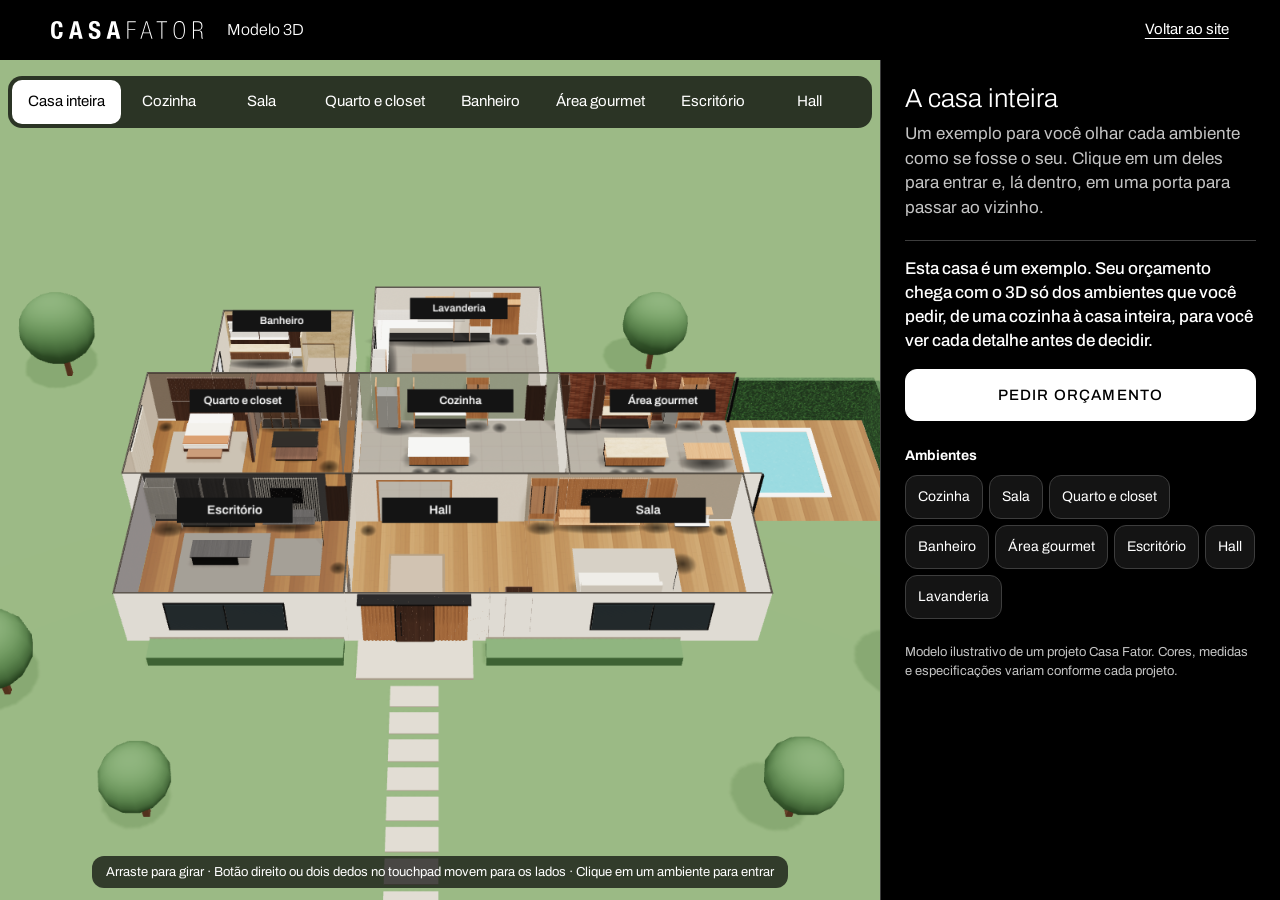
<file: modelo-3d.html>
<!doctype html>
<html lang="pt-BR">
<head>
  <meta charset="utf-8">
  <meta name="viewport" content="width=device-width, initial-scale=1">
  <title>Modelo 3D de uma casa planejada | Casa Fator</title>
  <meta name="description" content="Explore em 3D uma casa ilustrativa da Casa Fator: entre em cada ambiente, veja material, cor e ferragens de cada móvel e abra armários e gavetas.">
  <link rel="canonical" href="https://casafator.com.br/modelo-3d.html">
  <meta property="og:title" content="Modelo 3D de uma casa planejada | Casa Fator">
  <meta property="og:description" content="Entre em cada ambiente, veja os detalhes e abra armários e gavetas.">
  <meta property="og:image" content="https://casafator.com.br/img/modelo-3d-aberto.jpg">
  <meta property="og:type" content="website">
  <meta property="og:url" content="https://casafator.com.br/modelo-3d.html">
  <meta property="og:locale" content="pt_BR">
  <meta name="theme-color" content="#000000">
  <link rel="icon" href="img/icone.svg" type="image/svg+xml">
  <link rel="preconnect" href="https://fonts.googleapis.com">
  <link rel="preconnect" href="https://fonts.gstatic.com" crossorigin>
  <link href="https://fonts.googleapis.com/css2?family=Archivo:wdth,wght@62..125,100..900&display=swap" rel="stylesheet">
  <link rel="stylesheet" href="css/estilo.css?v=20261102c">
  <link rel="stylesheet" href="css/cozinha-3d.css?v=20261102c">
</head>
<body class="coz-pagina">
  <header class="coz-topo">
    <a class="coz-marca" href="index.html" aria-label="Casa Fator, início"><img src="img/logo.svg" alt="" width="478" height="59"></a>
    <h1>Modelo 3D</h1>
    <a class="coz-voltar" href="index.html">Voltar ao site</a>
  </header>
  <main id="coz-raiz">
    <noscript><p class="coz-sem-3d">Para explorar o modelo 3D, ative o JavaScript do navegador.</p></noscript>
  </main>
  <script src="js/vendor/three.min.js"></script>
  <script src="js/vendor/OrbitControls.js"></script>
  <script src="js/cozinha-dados.js?v=20261102c"></script>
  <script src="js/cozinha-3d.js?v=20261102c"></script>
  <script>window.cozinha = window.iniciarCozinha3D(document.getElementById("coz-raiz"), { busca: location.search });</script>
</body>
</html>
</file>
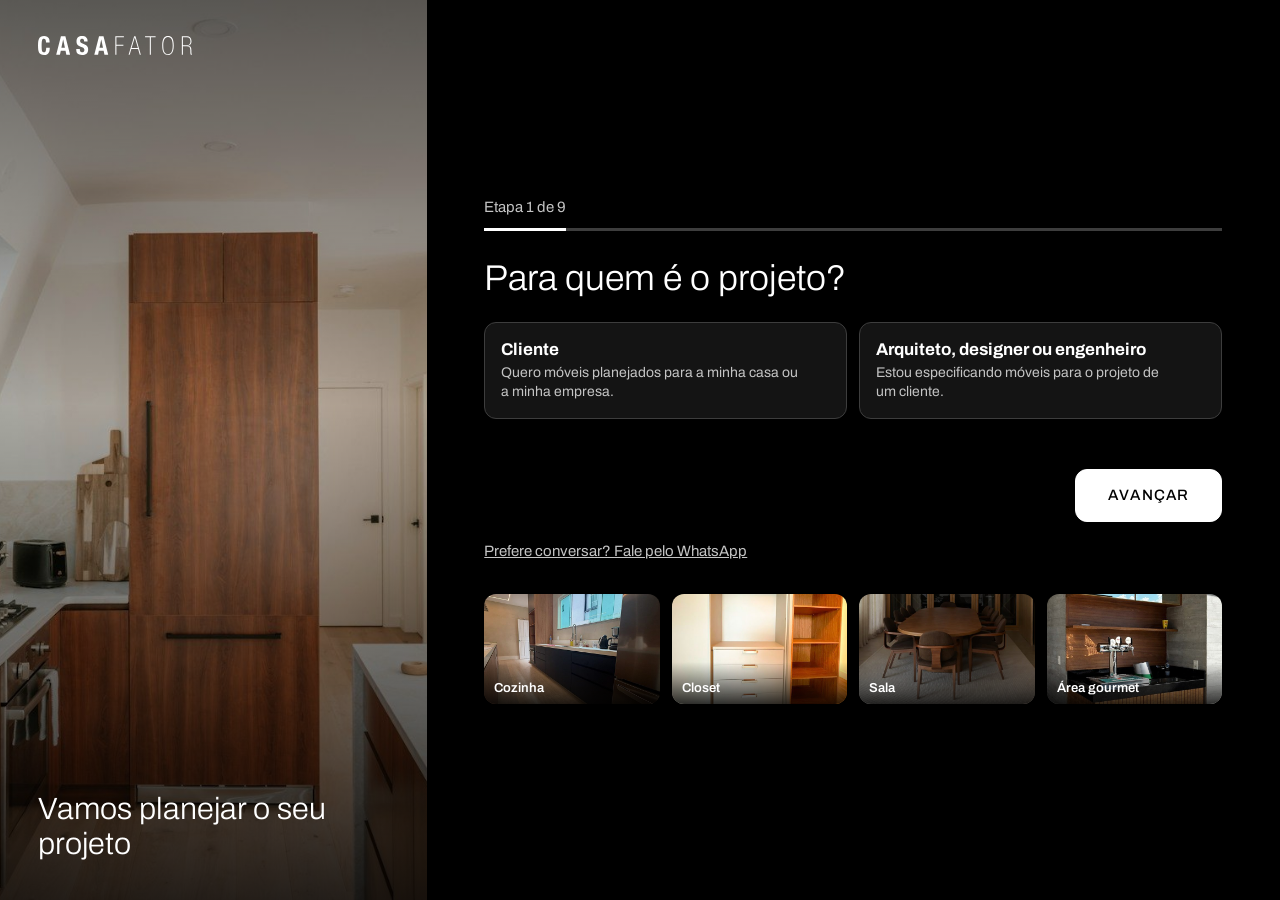
<file: orcamento.html>
<!doctype html>
<html lang="pt-BR">
<head>
  <meta charset="utf-8">
  <meta name="viewport" content="width=device-width, initial-scale=1">
  <title>Peça seu orçamento | Casa Fator</title>
  <meta name="description" content="Conte sobre o seu projeto e receba o orçamento da Casa Fator por e-mail em até 10 dias úteis, conforme o número de ambientes.">
  <meta name="theme-color" content="#000000">
  <link rel="icon" href="img/icone.svg" type="image/svg+xml">
  <link rel="preconnect" href="https://fonts.googleapis.com">
  <link rel="preconnect" href="https://fonts.gstatic.com" crossorigin>
  <link href="https://fonts.googleapis.com/css2?family=Archivo:wdth,wght@62..125,100..900&display=swap" rel="stylesheet">
  <link rel="stylesheet" href="css/estilo.css?v=20261102c">
  <link rel="stylesheet" href="css/orcamento.css?v=20261102c">
</head>
<body>
  <div id="funil-raiz">
    <noscript>
      <p class="funil-sem-js">Para pedir seu orçamento por aqui, ative o JavaScript do navegador, ou <a href="https://wa.me/5521971443609">fale conosco pelo WhatsApp</a>.</p>
    </noscript>
  </div>
  <script src="js/orcamento-config.js?v=20261102c"></script>
  <script src="js/orcamento-logica.js?v=20261102c"></script>
  <script src="js/orcamento-conteudo.js?v=20261102c"></script>
  <script src="js/orcamento.js?v=20261102c"></script>
  <script>
    window.iniciarFunil(document.getElementById("funil-raiz"), { busca: location.search });
  </script>
</body>
</html>
</file>
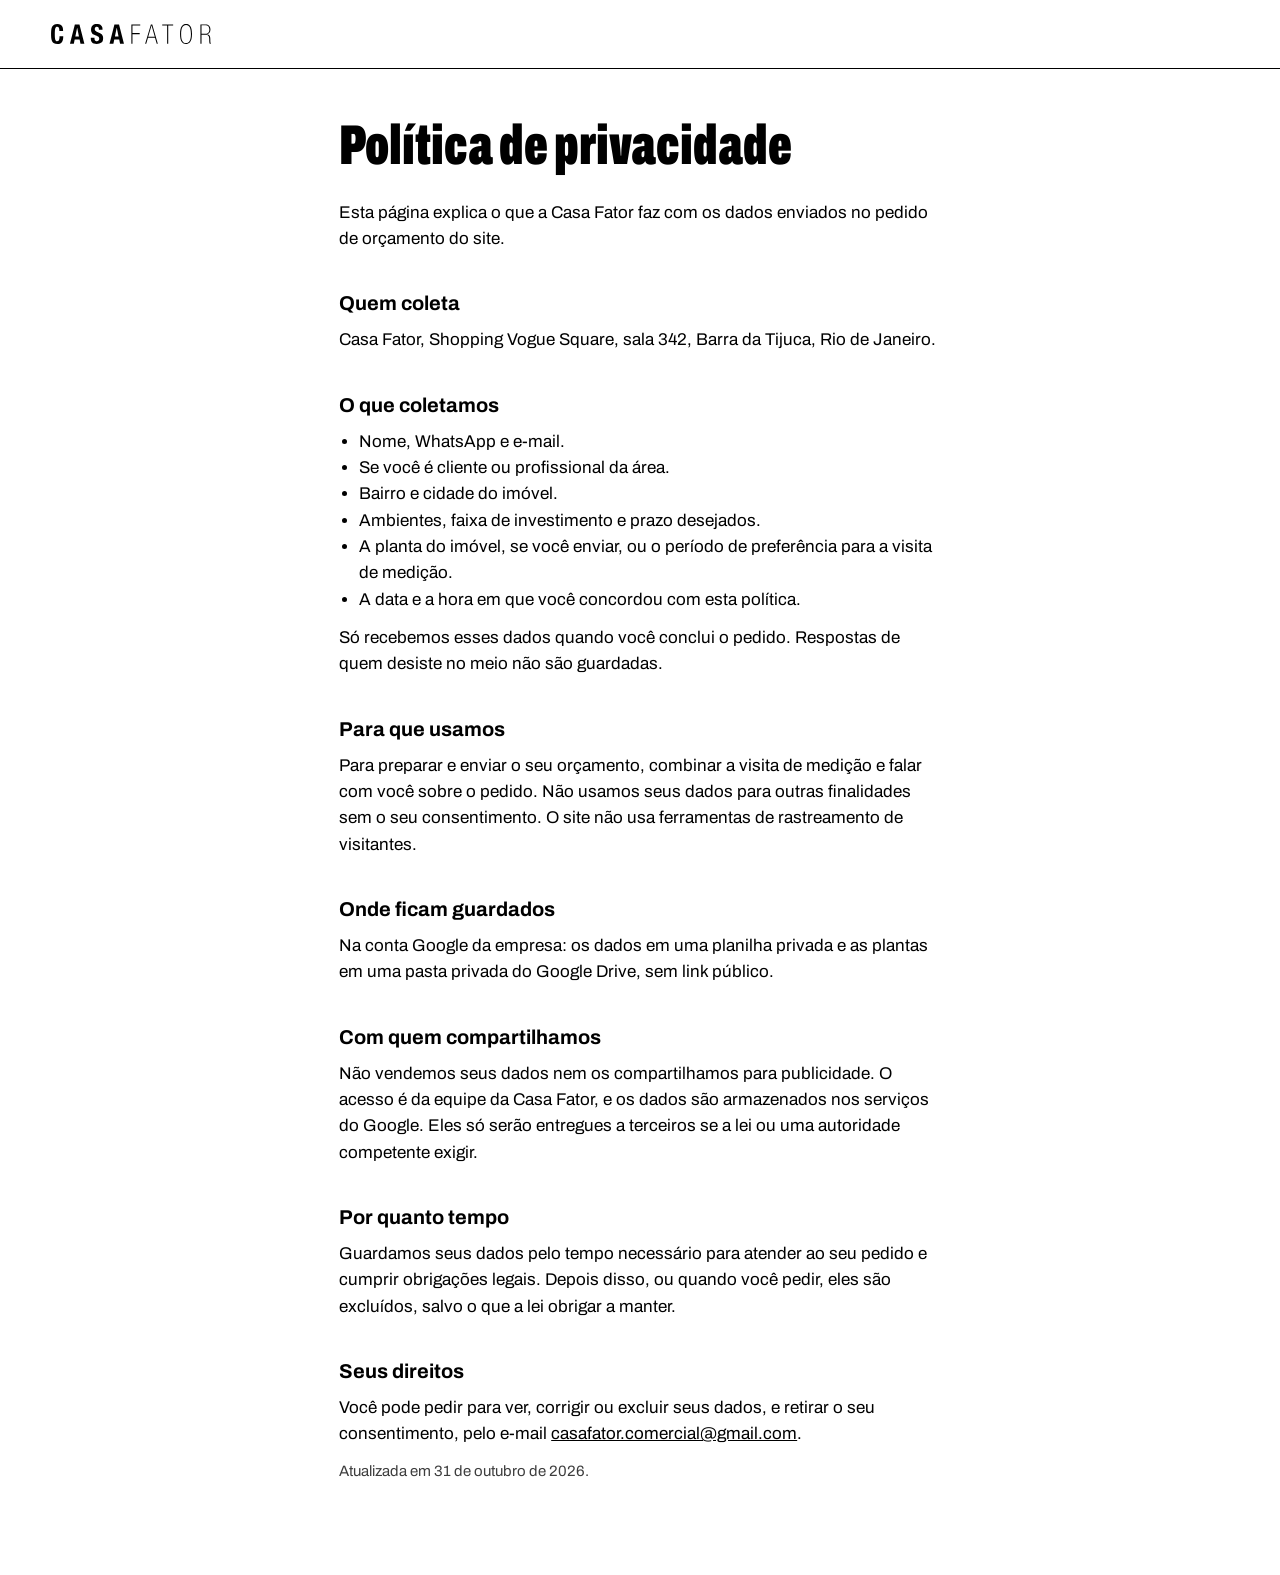
<file: privacidade.html>
<!doctype html>
<html lang="pt-BR">
<head>
  <meta charset="utf-8">
  <meta name="viewport" content="width=device-width, initial-scale=1">
  <title>Política de privacidade | Casa Fator</title>
  <meta name="description" content="Como a Casa Fator usa e guarda os dados enviados no pedido de orçamento.">
  <meta name="theme-color" content="#000000">
  <link rel="icon" href="img/icone.svg" type="image/svg+xml">
  <link rel="preconnect" href="https://fonts.googleapis.com">
  <link rel="preconnect" href="https://fonts.gstatic.com" crossorigin>
  <link href="https://fonts.googleapis.com/css2?family=Archivo:wdth,wght@62..125,100..900&display=swap" rel="stylesheet">
  <link rel="stylesheet" href="css/estilo.css?v=20261102c">
  <link rel="stylesheet" href="css/orcamento.css?v=20261102c">
</head>
<body class="documento-pagina">
  <header class="documento-topo">
    <a href="index.html" aria-label="Casa Fator, voltar ao site"><img src="img/logo.svg" alt="" width="478" height="59"></a>
  </header>
  <main class="documento">
    <h1>Política de privacidade</h1>
    <p>Esta página explica o que a Casa Fator faz com os dados enviados no pedido de orçamento do site.</p>

    <h2>Quem coleta</h2>
    <p>Casa Fator, Shopping Vogue Square, sala 342, Barra da Tijuca, Rio de Janeiro.</p>

    <h2>O que coletamos</h2>
    <ul>
      <li>Nome, WhatsApp e e-mail.</li>
      <li>Se você é cliente ou profissional da área.</li>
      <li>Bairro e cidade do imóvel.</li>
      <li>Ambientes, faixa de investimento e prazo desejados.</li>
      <li>A planta do imóvel, se você enviar, ou o período de preferência para a visita de medição.</li>
      <li>A data e a hora em que você concordou com esta política.</li>
    </ul>
    <p>Só recebemos esses dados quando você conclui o pedido. Respostas de quem desiste no meio não são guardadas.</p>

    <h2>Para que usamos</h2>
    <p>Para preparar e enviar o seu orçamento, combinar a visita de medição e falar com você sobre o pedido. Não usamos seus dados para outras finalidades sem o seu consentimento. O site não usa ferramentas de rastreamento de visitantes.</p>

    <h2>Onde ficam guardados</h2>
    <p>Na conta Google da empresa: os dados em uma planilha privada e as plantas em uma pasta privada do Google Drive, sem link público.</p>

    <h2>Com quem compartilhamos</h2>
    <p>Não vendemos seus dados nem os compartilhamos para publicidade. O acesso é da equipe da Casa Fator, e os dados são armazenados nos serviços do Google. Eles só serão entregues a terceiros se a lei ou uma autoridade competente exigir.</p>

    <h2>Por quanto tempo</h2>
    <p>Guardamos seus dados pelo tempo necessário para atender ao seu pedido e cumprir obrigações legais. Depois disso, ou quando você pedir, eles são excluídos, salvo o que a lei obrigar a manter.</p>

    <h2>Seus direitos</h2>
    <p>Você pode pedir para ver, corrigir ou excluir seus dados, e retirar o seu consentimento, pelo e-mail <a href="mailto:casafator.comercial@gmail.com">casafator.comercial@gmail.com</a>.</p>

    <p class="documento-data">Atualizada em 31 de outubro de 2026.</p>
  </main>
</body>
</html>
</file>
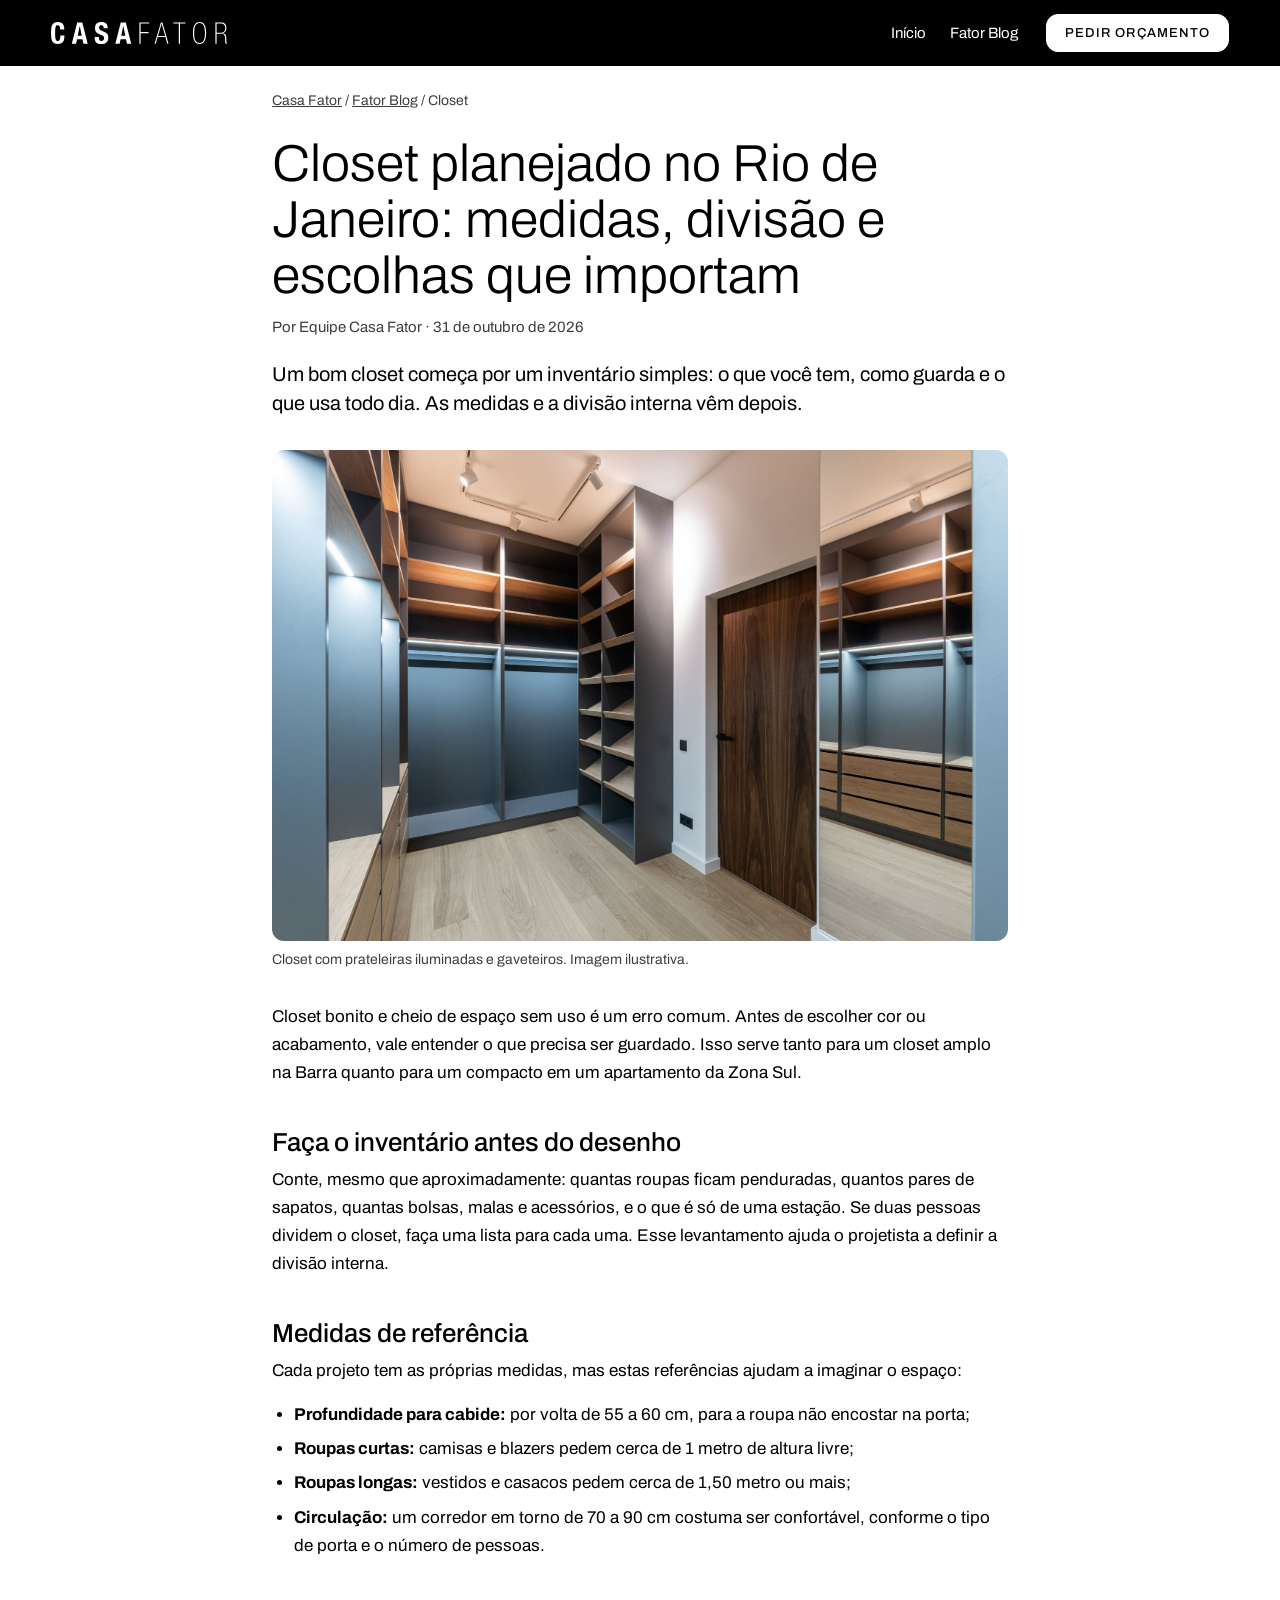
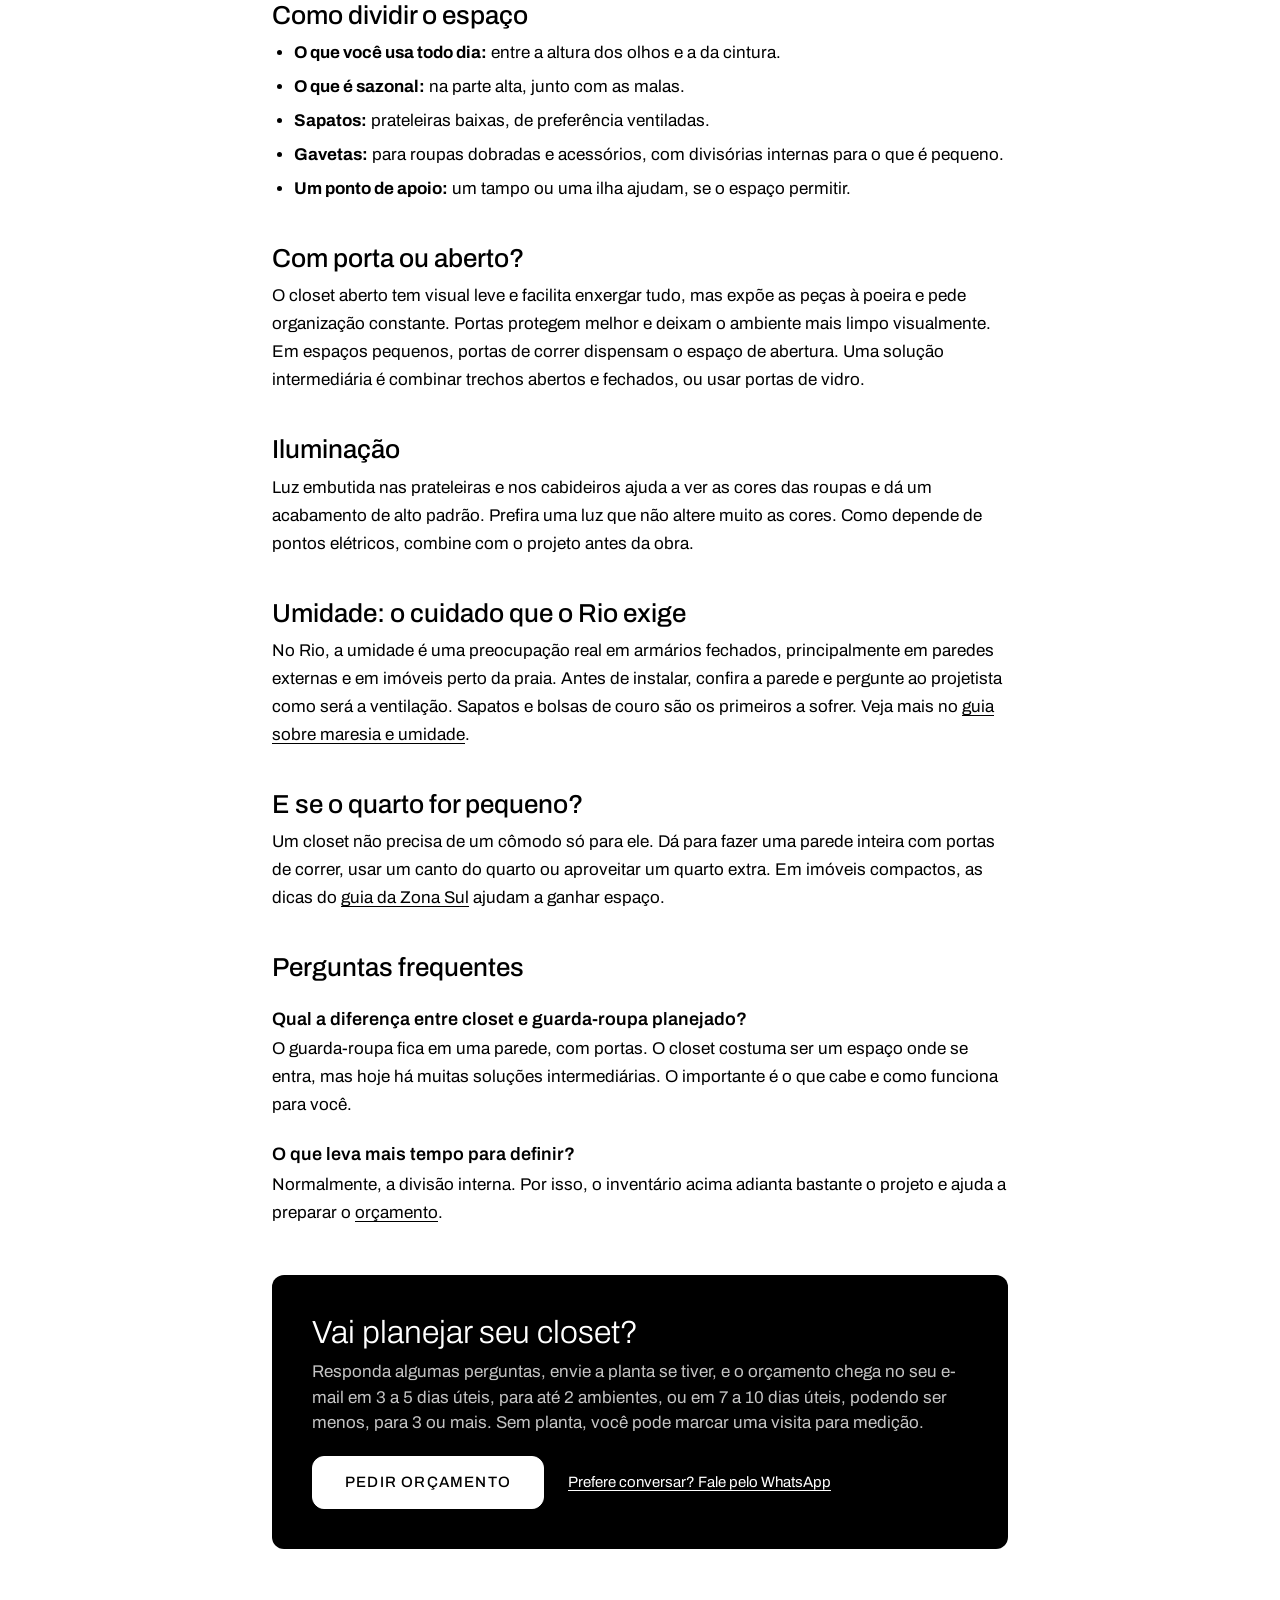
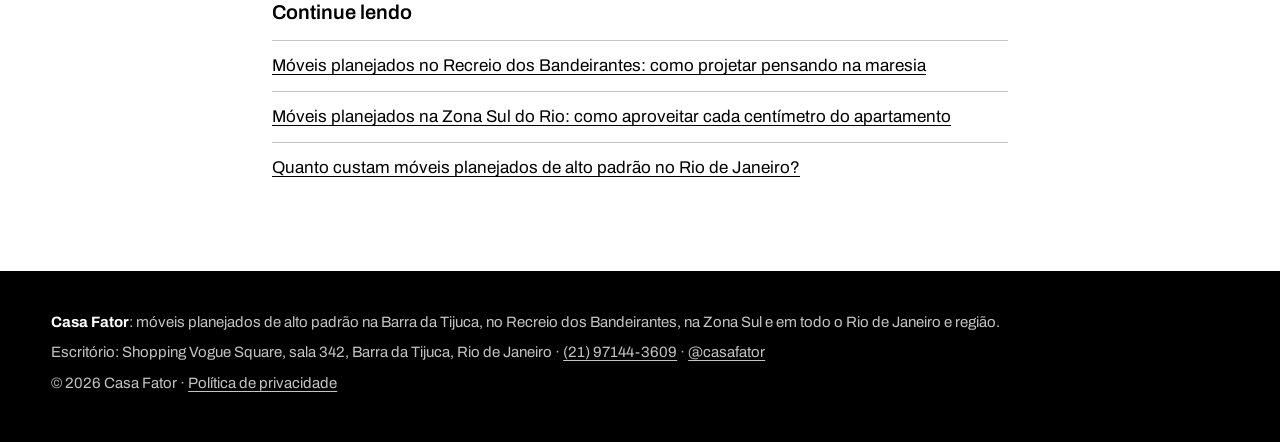
<file: blog/closet-planejado-rio-de-janeiro.html>
<!doctype html>
<html lang="pt-BR">
<head>
  <meta charset="utf-8">
  <meta name="viewport" content="width=device-width, initial-scale=1">
  <title>Closet planejado no Rio de Janeiro: medidas e escolhas</title>
  <meta name="description" content="Cabideiros, gavetas, circulação, iluminação e umidade: como planejar um closet de alto padrão no Rio de Janeiro, mesmo em quartos menores.">
  <link rel="canonical" href="https://casafator.com.br/blog/closet-planejado-rio-de-janeiro.html">
  <meta property="og:title" content="Closet planejado no Rio de Janeiro: medidas e escolhas">
  <meta property="og:description" content="Cabideiros, gavetas, circulação, iluminação e umidade: como planejar um closet de alto padrão no Rio de Janeiro, mesmo em quartos menores.">
  <meta property="og:type" content="article">
  <meta property="og:url" content="https://casafator.com.br/blog/closet-planejado-rio-de-janeiro.html">
  <meta property="og:image" content="https://casafator.com.br/img/closet-generico.jpg">
  <meta property="og:locale" content="pt_BR">
  <meta name="theme-color" content="#000000">
  <link rel="icon" href="../img/icone.svg" type="image/svg+xml">
  <link rel="preconnect" href="https://fonts.googleapis.com">
  <link rel="preconnect" href="https://fonts.gstatic.com" crossorigin>
  <link href="https://fonts.googleapis.com/css2?family=Archivo:wdth,wght@62..125,100..900&display=swap" rel="stylesheet">
  <link rel="stylesheet" href="../css/estilo.css?v=20261102c">
  <link rel="stylesheet" href="../css/blog.css?v=20261102c">
  <script type="application/ld+json">
{
  "@context": "https://schema.org",
  "@type": "BlogPosting",
  "headline": "Closet planejado no Rio de Janeiro: medidas, divisão e escolhas que importam",
  "description": "Cabideiros, gavetas, circulação, iluminação e umidade: como planejar um closet de alto padrão no Rio de Janeiro, mesmo em quartos menores.",
  "image": "https://casafator.com.br/img/closet-generico.jpg",
  "datePublished": "2026-10-31",
  "dateModified": "2026-10-31",
  "inLanguage": "pt-BR",
  "mainEntityOfPage": "https://casafator.com.br/blog/closet-planejado-rio-de-janeiro.html",
  "author": {
    "@type": "Organization",
    "name": "Casa Fator",
    "url": "https://casafator.com.br/"
  },
  "publisher": {
    "@type": "Organization",
    "name": "Casa Fator",
    "url": "https://casafator.com.br/",
    "logo": {
      "@type": "ImageObject",
      "url": "https://casafator.com.br/img/icone.svg"
    }
  },
  "about": "Closet planejado no Rio de Janeiro"
}
  </script>
  <script type="application/ld+json">
{
  "@context": "https://schema.org",
  "@type": "BreadcrumbList",
  "itemListElement": [
    {
      "@type": "ListItem",
      "position": 1,
      "name": "Casa Fator",
      "item": "https://casafator.com.br/"
    },
    {
      "@type": "ListItem",
      "position": 2,
      "name": "Fator Blog",
      "item": "https://casafator.com.br/blog/"
    },
    {
      "@type": "ListItem",
      "position": 3,
      "name": "Closet planejado no Rio de Janeiro: medidas, divisão e escolhas que importam",
      "item": "https://casafator.com.br/blog/closet-planejado-rio-de-janeiro.html"
    }
  ]
}
  </script>
</head>
<body class="blog">
  <a class="pular" href="#conteudo">Pular para o conteúdo</a>
  <header class="blog-topo">
    <a class="blog-marca" href="../index.html" aria-label="Casa Fator, início"><img class="blog-logo" src="../img/logo.svg" alt="" width="478" height="59"></a>
    <nav class="blog-nav" aria-label="Principal">
      <a href="../index.html">Início</a>
      <a href="index.html">Fator Blog</a>
    </nav>
    <a class="botao botao-branco blog-pedir" href="../orcamento.html">Pedir orçamento</a>
  </header>
  <main id="conteudo" class="artigo">
    <nav class="trilha" aria-label="Você está em"><a href="../index.html">Casa Fator</a> / <a href="index.html">Fator Blog</a> / <span>Closet</span></nav>
    <h1>Closet planejado no Rio de Janeiro: medidas, divisão e escolhas que importam</h1>
    <p class="artigo-dados">Por Equipe Casa Fator · <time datetime="2026-10-31">31 de outubro de 2026</time></p>
    <p class="artigo-resumo">Um bom closet começa por um inventário simples: o que você tem, como guarda e o que usa todo dia. As medidas e a divisão interna vêm depois.</p>
    <figure class="artigo-capa">
      <img src="../img/closet-generico.jpg" width="2000" height="1335" alt="Closet com cabideiros, prateleiras de madeira iluminadas, gaveteiros e porta em madeira escura" decoding="sync">
      <figcaption>Closet com prateleiras iluminadas e gaveteiros. Imagem ilustrativa.</figcaption>
    </figure>
    <div class="artigo-texto">
      <p>Closet bonito e cheio de espaço sem uso é um erro comum. Antes de escolher cor ou acabamento, vale entender o que precisa ser guardado. Isso serve tanto para um closet amplo na Barra quanto para um compacto em um apartamento da Zona Sul.</p>

      <h2>Faça o inventário antes do desenho</h2>
      <p>Conte, mesmo que aproximadamente: quantas roupas ficam penduradas, quantos pares de sapatos, quantas bolsas, malas e acessórios, e o que é só de uma estação. Se duas pessoas dividem o closet, faça uma lista para cada uma. Esse levantamento ajuda o projetista a definir a divisão interna.</p>

      <h2>Medidas de referência</h2>
      <p>Cada projeto tem as próprias medidas, mas estas referências ajudam a imaginar o espaço:</p>
      <ul>
        <li><strong>Profundidade para cabide:</strong> por volta de 55 a 60 cm, para a roupa não encostar na porta;</li>
        <li><strong>Roupas curtas:</strong> camisas e blazers pedem cerca de 1 metro de altura livre;</li>
        <li><strong>Roupas longas:</strong> vestidos e casacos pedem cerca de 1,50 metro ou mais;</li>
        <li><strong>Circulação:</strong> um corredor em torno de 70 a 90 cm costuma ser confortável, conforme o tipo de porta e o número de pessoas.</li>
      </ul>

      <h2>Como dividir o espaço</h2>
      <ul>
        <li><strong>O que você usa todo dia:</strong> entre a altura dos olhos e a da cintura.</li>
        <li><strong>O que é sazonal:</strong> na parte alta, junto com as malas.</li>
        <li><strong>Sapatos:</strong> prateleiras baixas, de preferência ventiladas.</li>
        <li><strong>Gavetas:</strong> para roupas dobradas e acessórios, com divisórias internas para o que é pequeno.</li>
        <li><strong>Um ponto de apoio:</strong> um tampo ou uma ilha ajudam, se o espaço permitir.</li>
      </ul>

      <h2>Com porta ou aberto?</h2>
      <p>O closet aberto tem visual leve e facilita enxergar tudo, mas expõe as peças à poeira e pede organização constante. Portas protegem melhor e deixam o ambiente mais limpo visualmente. Em espaços pequenos, portas de correr dispensam o espaço de abertura. Uma solução intermediária é combinar trechos abertos e fechados, ou usar portas de vidro.</p>

      <h2>Iluminação</h2>
      <p>Luz embutida nas prateleiras e nos cabideiros ajuda a ver as cores das roupas e dá um acabamento de alto padrão. Prefira uma luz que não altere muito as cores. Como depende de pontos elétricos, combine com o projeto antes da obra.</p>

      <h2>Umidade: o cuidado que o Rio exige</h2>
      <p>No Rio, a umidade é uma preocupação real em armários fechados, principalmente em paredes externas e em imóveis perto da praia. Antes de instalar, confira a parede e pergunte ao projetista como será a ventilação. Sapatos e bolsas de couro são os primeiros a sofrer. Veja mais no <a href="moveis-planejados-recreio-dos-bandeirantes.html">guia sobre maresia e umidade</a>.</p>

      <h2>E se o quarto for pequeno?</h2>
      <p>Um closet não precisa de um cômodo só para ele. Dá para fazer uma parede inteira com portas de correr, usar um canto do quarto ou aproveitar um quarto extra. Em imóveis compactos, as dicas do <a href="moveis-planejados-zona-sul-rio-de-janeiro.html">guia da Zona Sul</a> ajudam a ganhar espaço.</p>

      <h2>Perguntas frequentes</h2>
      <h3>Qual a diferença entre closet e guarda-roupa planejado?</h3>
      <p>O guarda-roupa fica em uma parede, com portas. O closet costuma ser um espaço onde se entra, mas hoje há muitas soluções intermediárias. O importante é o que cabe e como funciona para você.</p>
      <h3>O que leva mais tempo para definir?</h3>
      <p>Normalmente, a divisão interna. Por isso, o inventário acima adianta bastante o projeto e ajuda a preparar o <a href="quanto-custam-moveis-planejados-alto-padrao.html">orçamento</a>.</p>
    </div>
    <aside class="artigo-chamada">
      <h2>Vai planejar seu closet?</h2>
      <p>Responda algumas perguntas, envie a planta se tiver, e o orçamento chega no seu e-mail em 3 a 5 dias úteis, para até 2 ambientes, ou em 7 a 10 dias úteis, podendo ser menos, para 3 ou mais. Sem planta, você pode marcar uma visita para medição.</p>
      <p class="artigo-chamada-acoes"><a class="botao botao-branco" href="../orcamento.html?ambiente=closet">Pedir orçamento</a> <a class="blog-link-claro" href="https://wa.me/5521971443609?text=Ol%C3%A1!%20Li%20o%20Fator%20Blog%20e%20gostaria%20de%20falar%20sobre%20um%20projeto">Prefere conversar? Fale pelo WhatsApp</a></p>
    </aside>
    <section class="artigo-relacionados" aria-label="Continue lendo">
      <h2>Continue lendo</h2>
      <ul>
        <li><a href="moveis-planejados-recreio-dos-bandeirantes.html">Móveis planejados no Recreio dos Bandeirantes: como projetar pensando na maresia</a></li>
        <li><a href="moveis-planejados-zona-sul-rio-de-janeiro.html">Móveis planejados na Zona Sul do Rio: como aproveitar cada centímetro do apartamento</a></li>
        <li><a href="quanto-custam-moveis-planejados-alto-padrao.html">Quanto custam móveis planejados de alto padrão no Rio de Janeiro?</a></li>
      </ul>
    </section>
  </main>
  <footer class="blog-rodape">
    <p><strong>Casa Fator</strong>: móveis planejados de alto padrão na Barra da Tijuca, no Recreio dos Bandeirantes, na Zona Sul e em todo o Rio de Janeiro e região.</p>
    <p>Escritório: Shopping Vogue Square, sala 342, Barra da Tijuca, Rio de Janeiro · <a href="tel:+5521971443609">(21) 97144-3609</a> · <a href="https://www.instagram.com/casafator/">@casafator</a></p>
    <p>© 2026 Casa Fator · <a href="../privacidade.html">Política de privacidade</a></p>
  </footer>
</body>
</html>
</file>
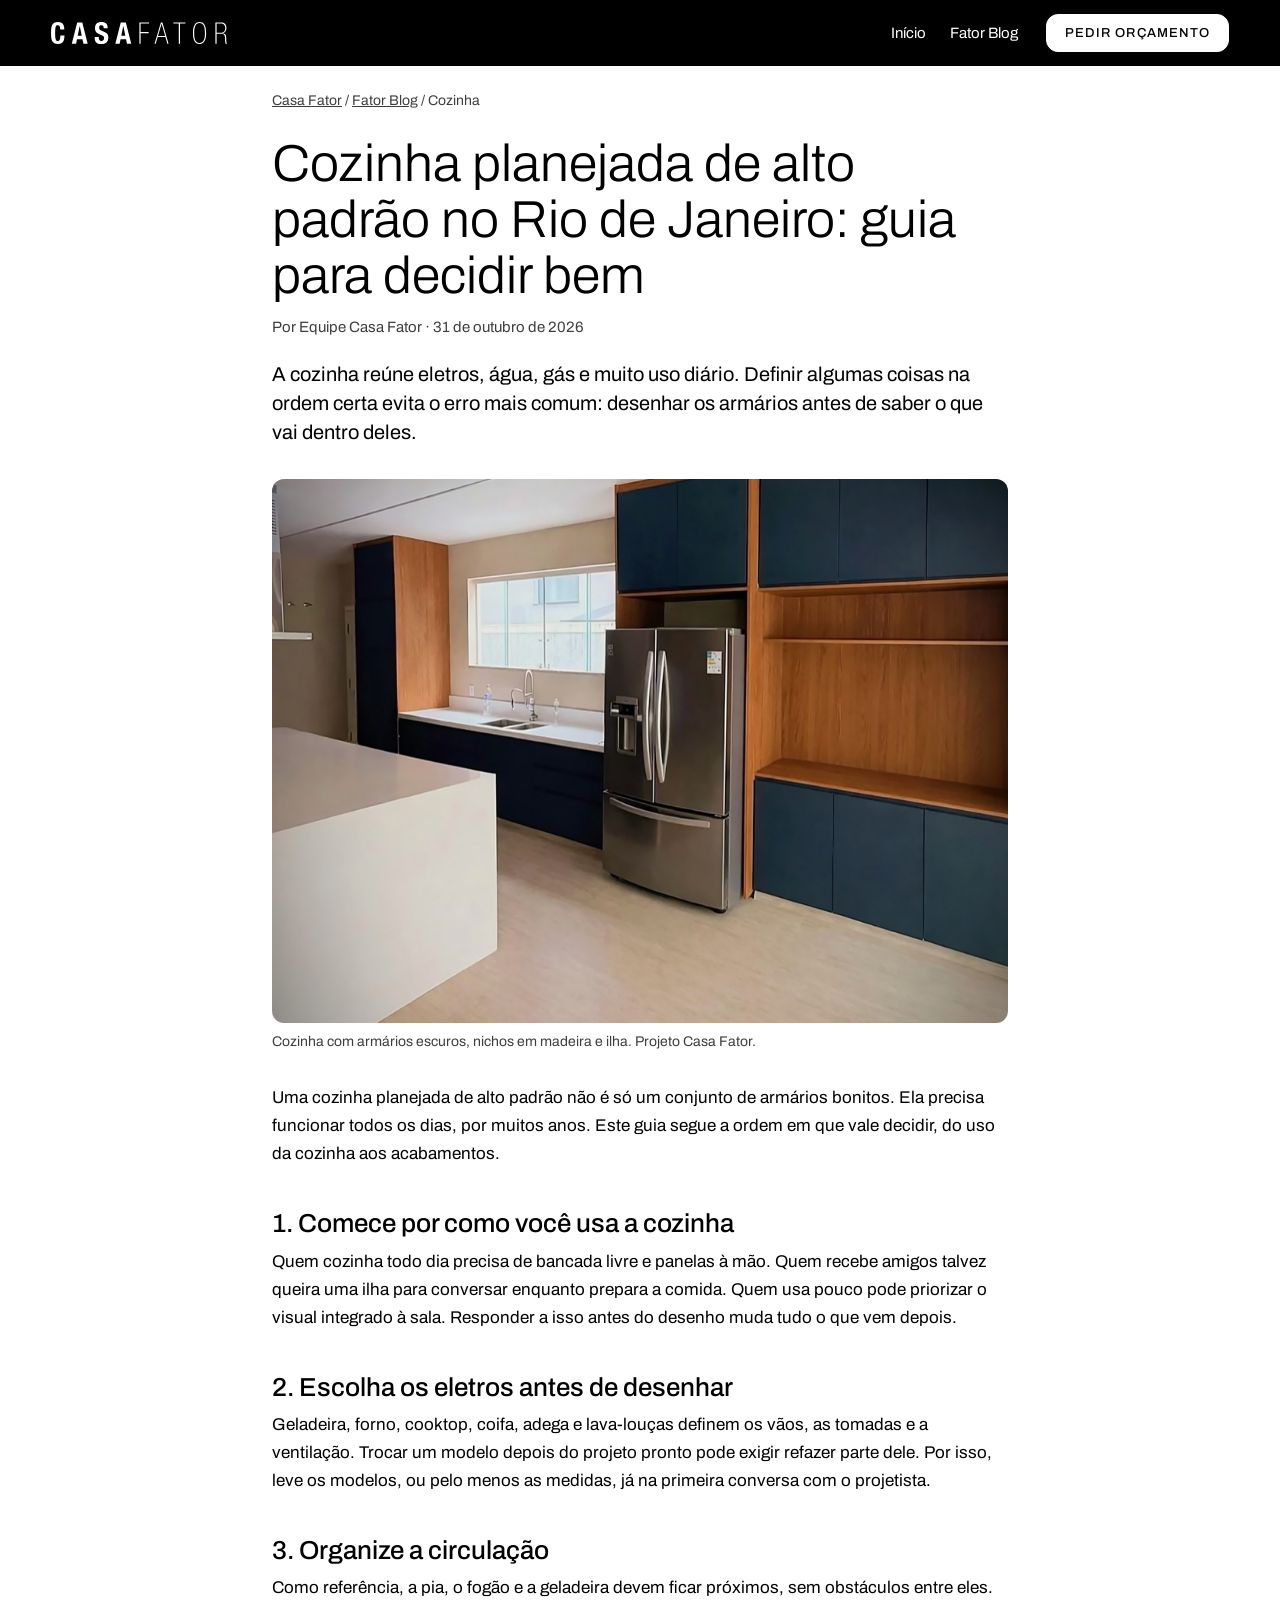
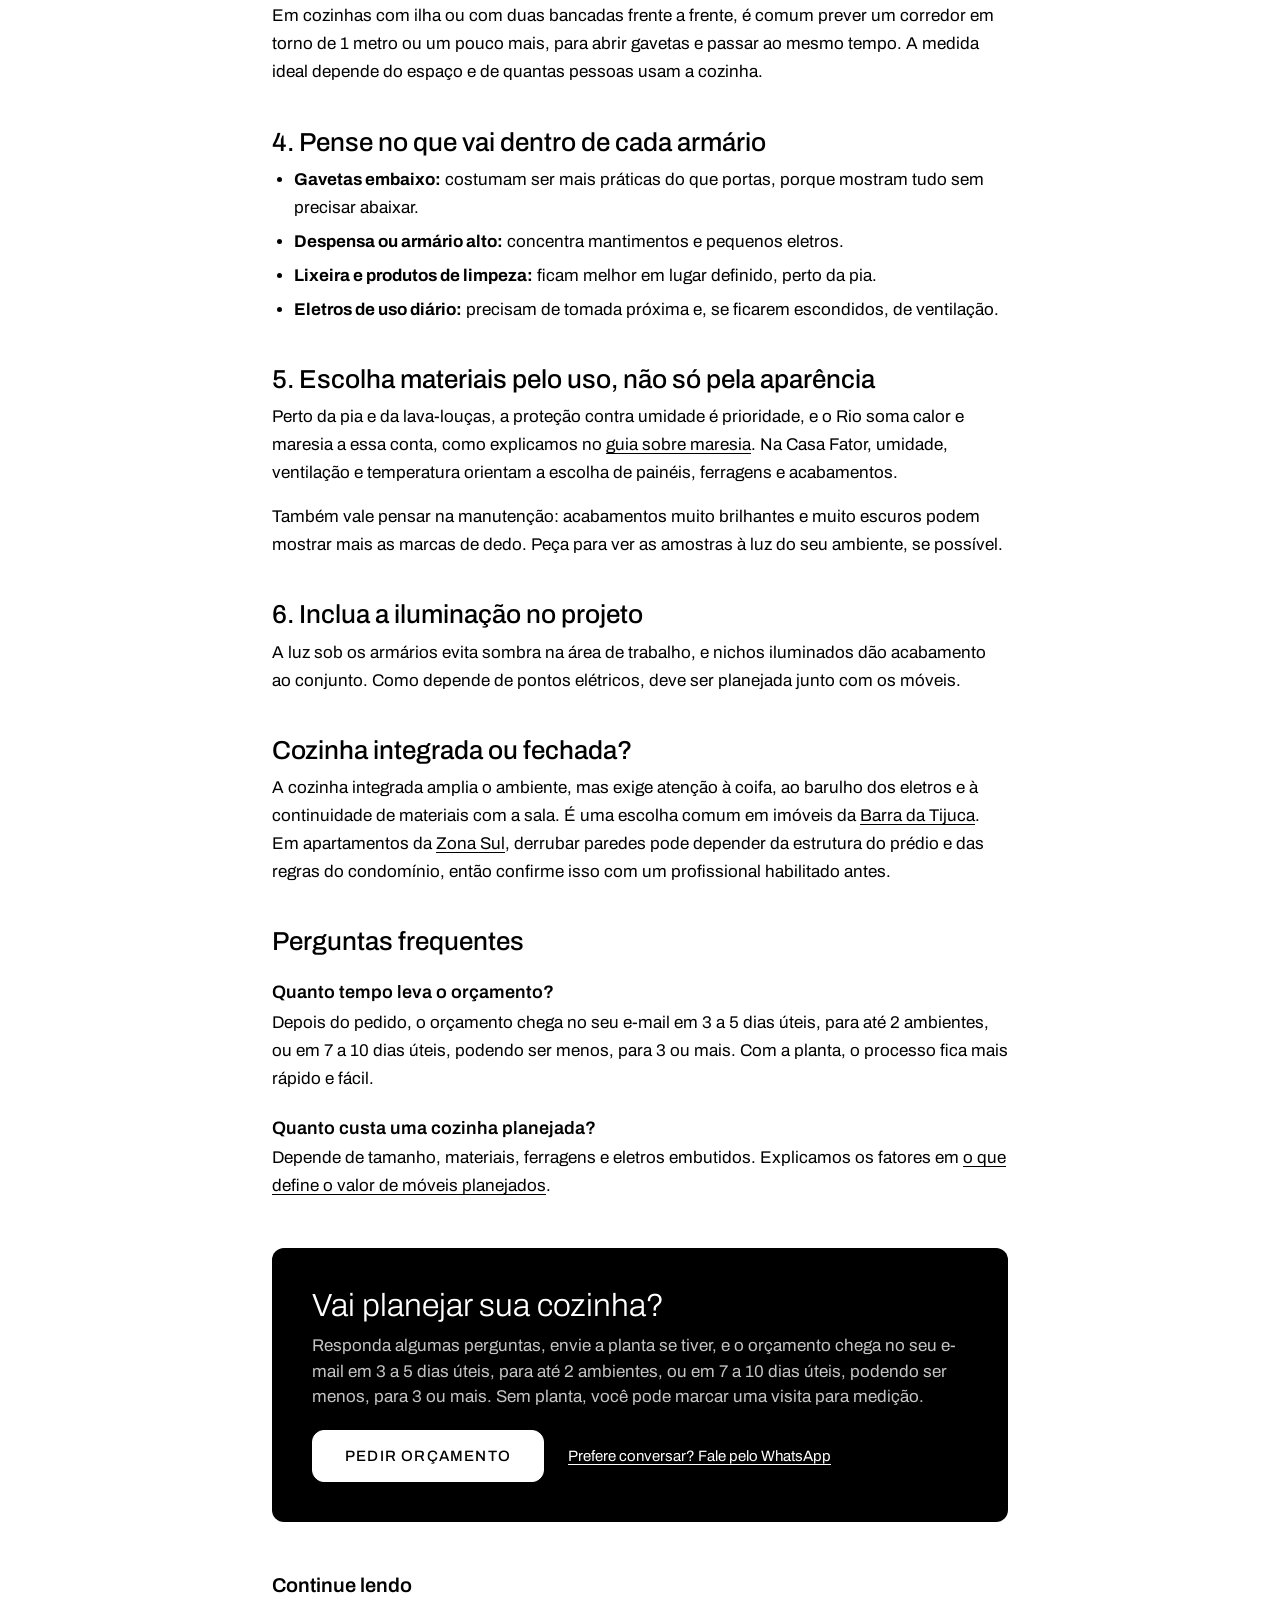
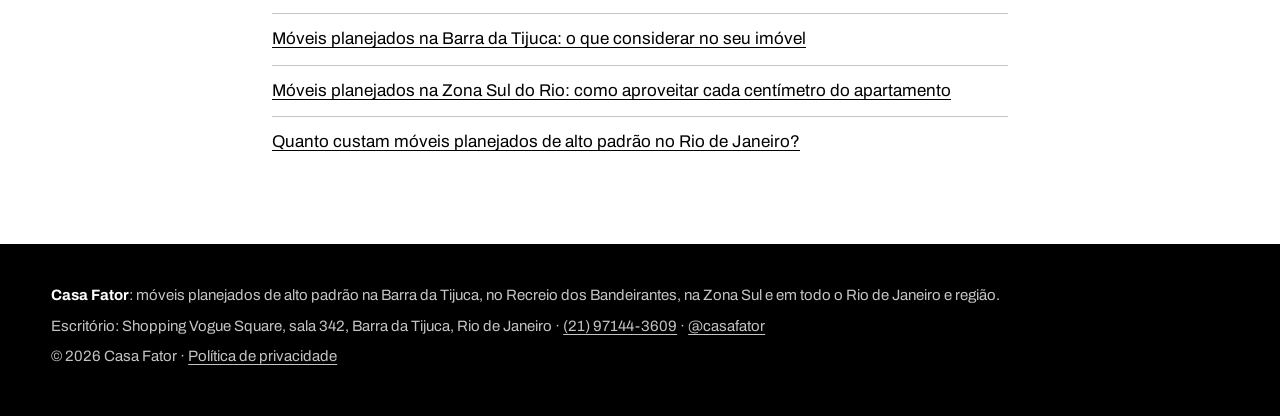
<file: blog/cozinha-planejada-rio-de-janeiro.html>
<!doctype html>
<html lang="pt-BR">
<head>
  <meta charset="utf-8">
  <meta name="viewport" content="width=device-width, initial-scale=1">
  <title>Cozinha planejada no Rio de Janeiro: guia de alto padrão</title>
  <meta name="description" content="Circulação, eletros, materiais e bancadas: o que definir antes de planejar uma cozinha de alto padrão no Rio de Janeiro, da planta à instalação.">
  <link rel="canonical" href="https://casafator.com.br/blog/cozinha-planejada-rio-de-janeiro.html">
  <meta property="og:title" content="Cozinha planejada no Rio de Janeiro: guia de alto padrão">
  <meta property="og:description" content="Circulação, eletros, materiais e bancadas: o que definir antes de planejar uma cozinha de alto padrão no Rio de Janeiro, da planta à instalação.">
  <meta property="og:type" content="article">
  <meta property="og:url" content="https://casafator.com.br/blog/cozinha-planejada-rio-de-janeiro.html">
  <meta property="og:image" content="https://casafator.com.br/img/projetos/cozinha.jpg">
  <meta property="og:locale" content="pt_BR">
  <meta name="theme-color" content="#000000">
  <link rel="icon" href="../img/icone.svg" type="image/svg+xml">
  <link rel="preconnect" href="https://fonts.googleapis.com">
  <link rel="preconnect" href="https://fonts.gstatic.com" crossorigin>
  <link href="https://fonts.googleapis.com/css2?family=Archivo:wdth,wght@62..125,100..900&display=swap" rel="stylesheet">
  <link rel="stylesheet" href="../css/estilo.css?v=20261102c">
  <link rel="stylesheet" href="../css/blog.css?v=20261102c">
  <script type="application/ld+json">
{
  "@context": "https://schema.org",
  "@type": "BlogPosting",
  "headline": "Cozinha planejada de alto padrão no Rio de Janeiro: guia para decidir bem",
  "description": "Circulação, eletros, materiais e bancadas: o que definir antes de planejar uma cozinha de alto padrão no Rio de Janeiro, da planta à instalação.",
  "image": "https://casafator.com.br/img/projetos/cozinha.jpg",
  "datePublished": "2026-10-31",
  "dateModified": "2026-10-31",
  "inLanguage": "pt-BR",
  "mainEntityOfPage": "https://casafator.com.br/blog/cozinha-planejada-rio-de-janeiro.html",
  "author": {
    "@type": "Organization",
    "name": "Casa Fator",
    "url": "https://casafator.com.br/"
  },
  "publisher": {
    "@type": "Organization",
    "name": "Casa Fator",
    "url": "https://casafator.com.br/",
    "logo": {
      "@type": "ImageObject",
      "url": "https://casafator.com.br/img/icone.svg"
    }
  },
  "about": "Cozinha planejada no Rio de Janeiro"
}
  </script>
  <script type="application/ld+json">
{
  "@context": "https://schema.org",
  "@type": "BreadcrumbList",
  "itemListElement": [
    {
      "@type": "ListItem",
      "position": 1,
      "name": "Casa Fator",
      "item": "https://casafator.com.br/"
    },
    {
      "@type": "ListItem",
      "position": 2,
      "name": "Fator Blog",
      "item": "https://casafator.com.br/blog/"
    },
    {
      "@type": "ListItem",
      "position": 3,
      "name": "Cozinha planejada de alto padrão no Rio de Janeiro: guia para decidir bem",
      "item": "https://casafator.com.br/blog/cozinha-planejada-rio-de-janeiro.html"
    }
  ]
}
  </script>
</head>
<body class="blog">
  <a class="pular" href="#conteudo">Pular para o conteúdo</a>
  <header class="blog-topo">
    <a class="blog-marca" href="../index.html" aria-label="Casa Fator, início"><img class="blog-logo" src="../img/logo.svg" alt="" width="478" height="59"></a>
    <nav class="blog-nav" aria-label="Principal">
      <a href="../index.html">Início</a>
      <a href="index.html">Fator Blog</a>
    </nav>
    <a class="botao botao-branco blog-pedir" href="../orcamento.html">Pedir orçamento</a>
  </header>
  <main id="conteudo" class="artigo">
    <nav class="trilha" aria-label="Você está em"><a href="../index.html">Casa Fator</a> / <a href="index.html">Fator Blog</a> / <span>Cozinha</span></nav>
    <h1>Cozinha planejada de alto padrão no Rio de Janeiro: guia para decidir bem</h1>
    <p class="artigo-dados">Por Equipe Casa Fator · <time datetime="2026-10-31">31 de outubro de 2026</time></p>
    <p class="artigo-resumo">A cozinha reúne eletros, água, gás e muito uso diário. Definir algumas coisas na ordem certa evita o erro mais comum: desenhar os armários antes de saber o que vai dentro deles.</p>
    <figure class="artigo-capa">
      <img src="../img/projetos/cozinha.jpg" width="1894" height="1894" alt="Cozinha planejada com armários azul-escuros, nichos em madeira, geladeira de inox e ilha branca" decoding="sync">
      <figcaption>Cozinha com armários escuros, nichos em madeira e ilha. Projeto Casa Fator.</figcaption>
    </figure>
    <div class="artigo-texto">
      <p>Uma cozinha planejada de alto padrão não é só um conjunto de armários bonitos. Ela precisa funcionar todos os dias, por muitos anos. Este guia segue a ordem em que vale decidir, do uso da cozinha aos acabamentos.</p>

      <h2>1. Comece por como você usa a cozinha</h2>
      <p>Quem cozinha todo dia precisa de bancada livre e panelas à mão. Quem recebe amigos talvez queira uma ilha para conversar enquanto prepara a comida. Quem usa pouco pode priorizar o visual integrado à sala. Responder a isso antes do desenho muda tudo o que vem depois.</p>

      <h2>2. Escolha os eletros antes de desenhar</h2>
      <p>Geladeira, forno, cooktop, coifa, adega e lava-louças definem os vãos, as tomadas e a ventilação. Trocar um modelo depois do projeto pronto pode exigir refazer parte dele. Por isso, leve os modelos, ou pelo menos as medidas, já na primeira conversa com o projetista.</p>

      <h2>3. Organize a circulação</h2>
      <p>Como referência, a pia, o fogão e a geladeira devem ficar próximos, sem obstáculos entre eles. Em cozinhas com ilha ou com duas bancadas frente a frente, é comum prever um corredor em torno de 1 metro ou um pouco mais, para abrir gavetas e passar ao mesmo tempo. A medida ideal depende do espaço e de quantas pessoas usam a cozinha.</p>

      <h2>4. Pense no que vai dentro de cada armário</h2>
      <ul>
        <li><strong>Gavetas embaixo:</strong> costumam ser mais práticas do que portas, porque mostram tudo sem precisar abaixar.</li>
        <li><strong>Despensa ou armário alto:</strong> concentra mantimentos e pequenos eletros.</li>
        <li><strong>Lixeira e produtos de limpeza:</strong> ficam melhor em lugar definido, perto da pia.</li>
        <li><strong>Eletros de uso diário:</strong> precisam de tomada próxima e, se ficarem escondidos, de ventilação.</li>
      </ul>

      <h2>5. Escolha materiais pelo uso, não só pela aparência</h2>
      <p>Perto da pia e da lava-louças, a proteção contra umidade é prioridade, e o Rio soma calor e maresia a essa conta, como explicamos no <a href="moveis-planejados-recreio-dos-bandeirantes.html">guia sobre maresia</a>. Na Casa Fator, umidade, ventilação e temperatura orientam a escolha de painéis, ferragens e acabamentos.</p>
      <p>Também vale pensar na manutenção: acabamentos muito brilhantes e muito escuros podem mostrar mais as marcas de dedo. Peça para ver as amostras à luz do seu ambiente, se possível.</p>

      <h2>6. Inclua a iluminação no projeto</h2>
      <p>A luz sob os armários evita sombra na área de trabalho, e nichos iluminados dão acabamento ao conjunto. Como depende de pontos elétricos, deve ser planejada junto com os móveis.</p>

      <h2>Cozinha integrada ou fechada?</h2>
      <p>A cozinha integrada amplia o ambiente, mas exige atenção à coifa, ao barulho dos eletros e à continuidade de materiais com a sala. É uma escolha comum em imóveis da <a href="moveis-planejados-barra-da-tijuca.html">Barra da Tijuca</a>. Em apartamentos da <a href="moveis-planejados-zona-sul-rio-de-janeiro.html">Zona Sul</a>, derrubar paredes pode depender da estrutura do prédio e das regras do condomínio, então confirme isso com um profissional habilitado antes.</p>

      <h2>Perguntas frequentes</h2>
      <h3>Quanto tempo leva o orçamento?</h3>
      <p>Depois do pedido, o orçamento chega no seu e-mail em 3 a 5 dias úteis, para até 2 ambientes, ou em 7 a 10 dias úteis, podendo ser menos, para 3 ou mais. Com a planta, o processo fica mais rápido e fácil.</p>
      <h3>Quanto custa uma cozinha planejada?</h3>
      <p>Depende de tamanho, materiais, ferragens e eletros embutidos. Explicamos os fatores em <a href="quanto-custam-moveis-planejados-alto-padrao.html">o que define o valor de móveis planejados</a>.</p>
    </div>
    <aside class="artigo-chamada">
      <h2>Vai planejar sua cozinha?</h2>
      <p>Responda algumas perguntas, envie a planta se tiver, e o orçamento chega no seu e-mail em 3 a 5 dias úteis, para até 2 ambientes, ou em 7 a 10 dias úteis, podendo ser menos, para 3 ou mais. Sem planta, você pode marcar uma visita para medição.</p>
      <p class="artigo-chamada-acoes"><a class="botao botao-branco" href="../orcamento.html?ambiente=cozinha">Pedir orçamento</a> <a class="blog-link-claro" href="https://wa.me/5521971443609?text=Ol%C3%A1!%20Li%20o%20Fator%20Blog%20e%20gostaria%20de%20falar%20sobre%20um%20projeto">Prefere conversar? Fale pelo WhatsApp</a></p>
    </aside>
    <section class="artigo-relacionados" aria-label="Continue lendo">
      <h2>Continue lendo</h2>
      <ul>
        <li><a href="moveis-planejados-barra-da-tijuca.html">Móveis planejados na Barra da Tijuca: o que considerar no seu imóvel</a></li>
        <li><a href="moveis-planejados-zona-sul-rio-de-janeiro.html">Móveis planejados na Zona Sul do Rio: como aproveitar cada centímetro do apartamento</a></li>
        <li><a href="quanto-custam-moveis-planejados-alto-padrao.html">Quanto custam móveis planejados de alto padrão no Rio de Janeiro?</a></li>
      </ul>
    </section>
  </main>
  <footer class="blog-rodape">
    <p><strong>Casa Fator</strong>: móveis planejados de alto padrão na Barra da Tijuca, no Recreio dos Bandeirantes, na Zona Sul e em todo o Rio de Janeiro e região.</p>
    <p>Escritório: Shopping Vogue Square, sala 342, Barra da Tijuca, Rio de Janeiro · <a href="tel:+5521971443609">(21) 97144-3609</a> · <a href="https://www.instagram.com/casafator/">@casafator</a></p>
    <p>© 2026 Casa Fator · <a href="../privacidade.html">Política de privacidade</a></p>
  </footer>
</body>
</html>
</file>
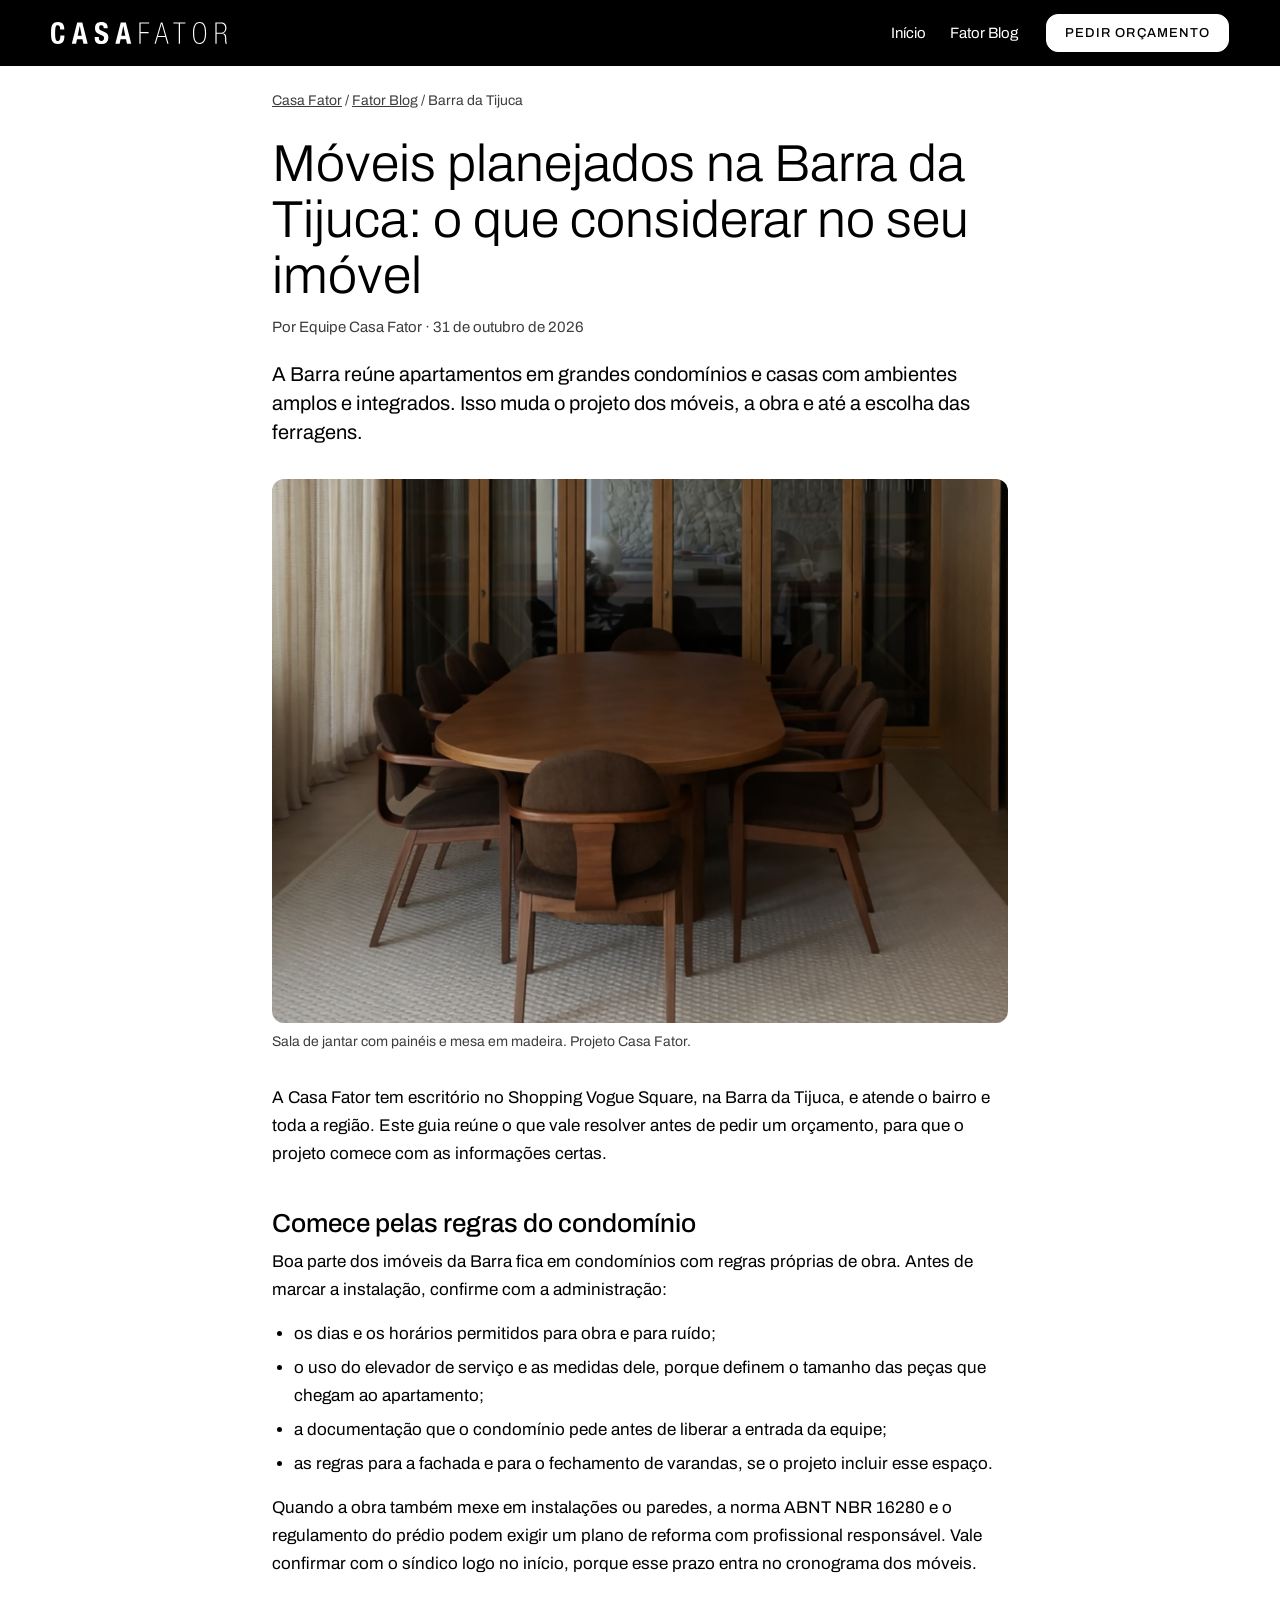
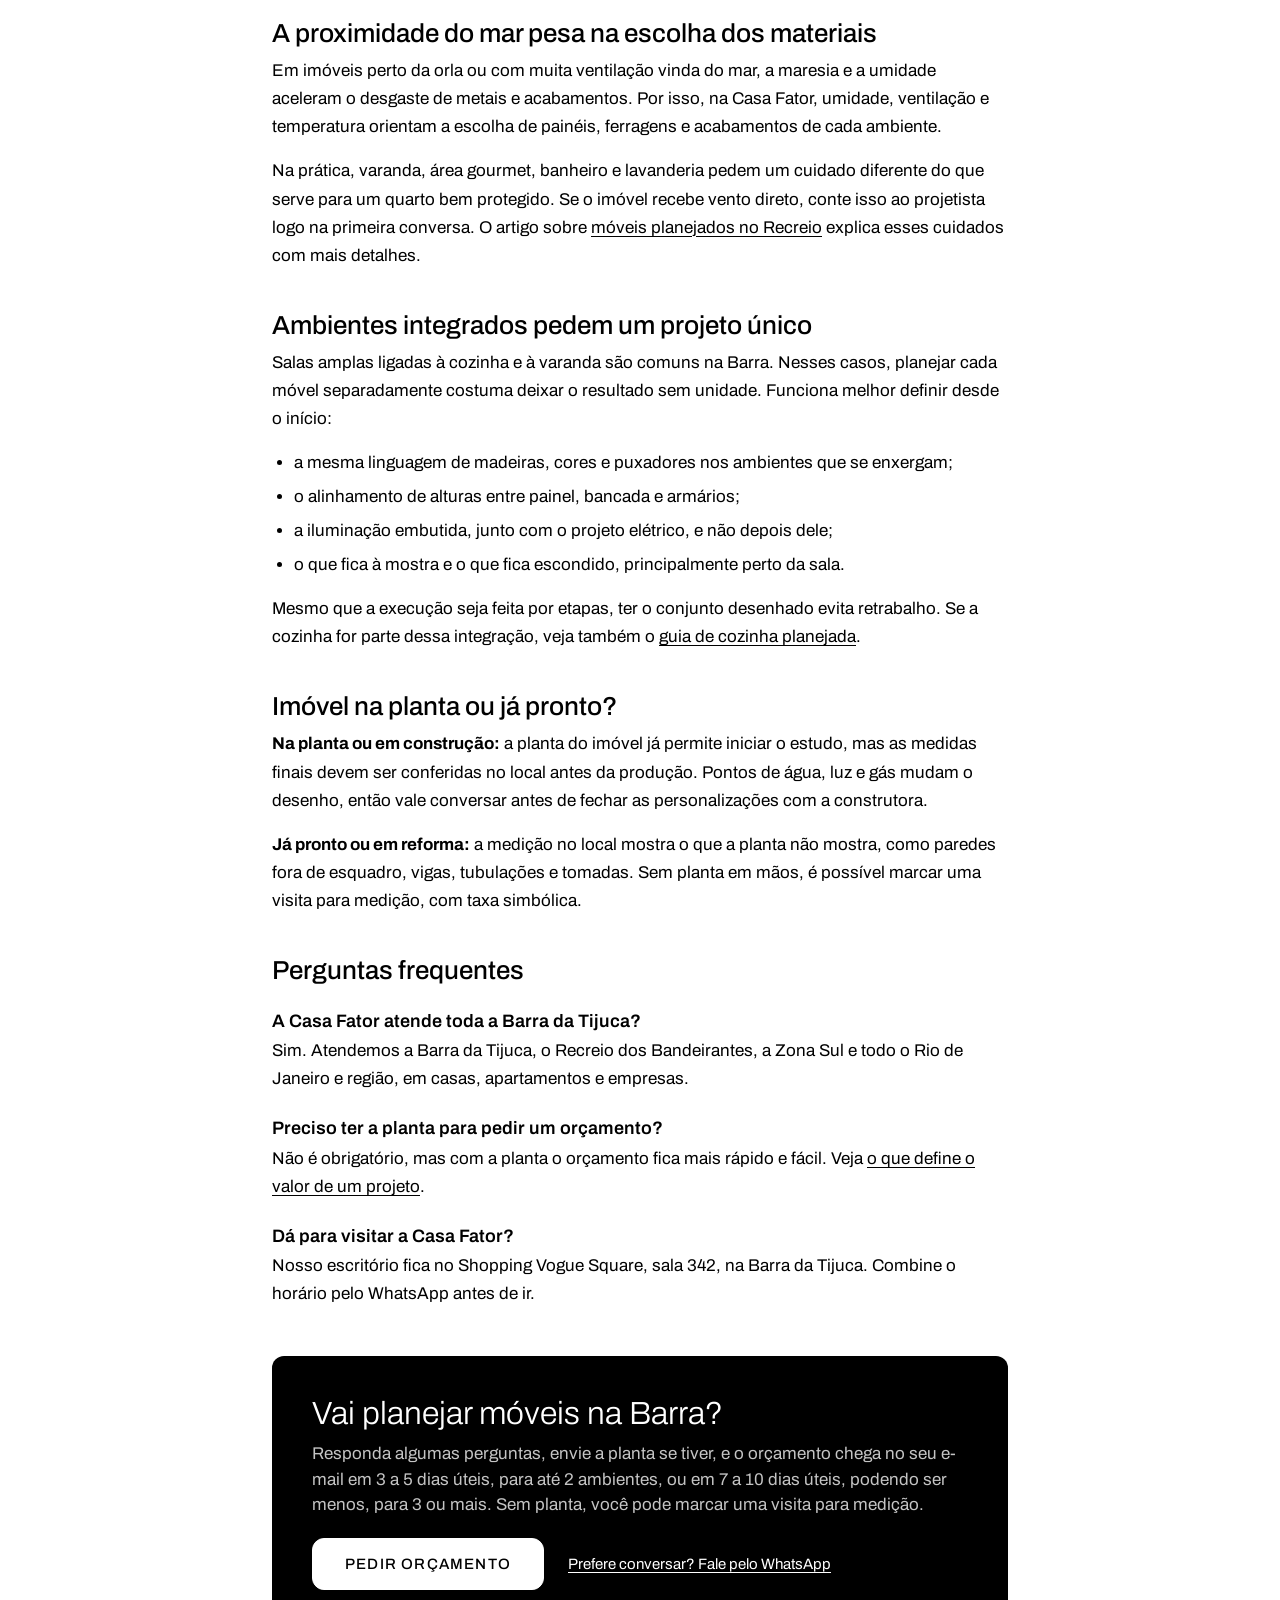
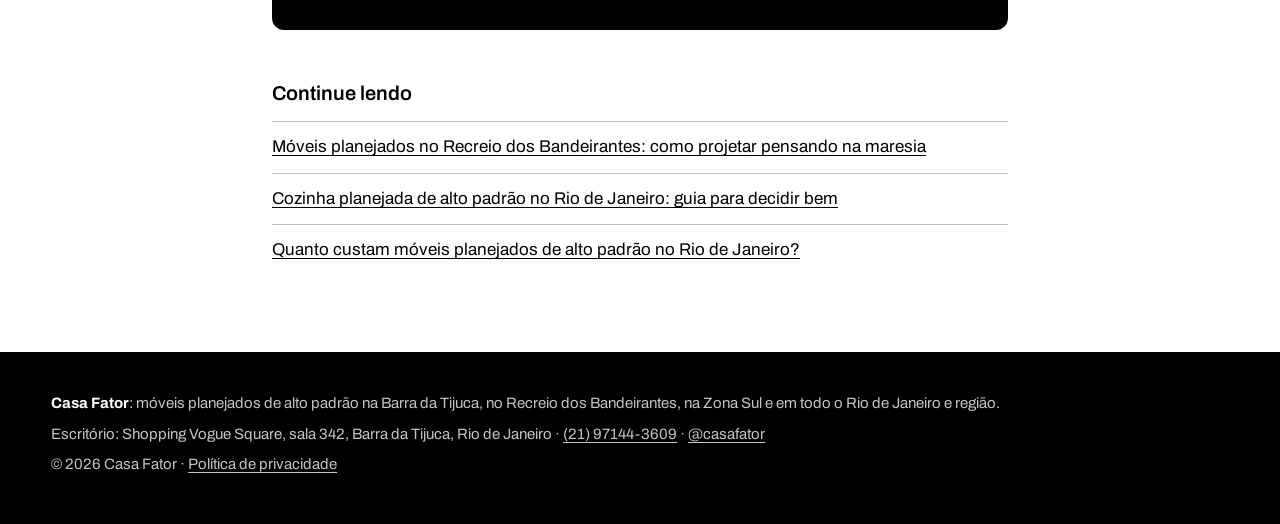
<file: blog/moveis-planejados-barra-da-tijuca.html>
<!doctype html>
<html lang="pt-BR">
<head>
  <meta charset="utf-8">
  <meta name="viewport" content="width=device-width, initial-scale=1">
  <title>Móveis planejados na Barra da Tijuca: guia para seu imóvel</title>
  <meta name="description" content="Regras de condomínio, maresia, ambientes integrados e planta: o que considerar antes de planejar móveis de alto padrão na Barra da Tijuca.">
  <link rel="canonical" href="https://casafator.com.br/blog/moveis-planejados-barra-da-tijuca.html">
  <meta property="og:title" content="Móveis planejados na Barra da Tijuca: guia para seu imóvel">
  <meta property="og:description" content="Regras de condomínio, maresia, ambientes integrados e planta: o que considerar antes de planejar móveis de alto padrão na Barra da Tijuca.">
  <meta property="og:type" content="article">
  <meta property="og:url" content="https://casafator.com.br/blog/moveis-planejados-barra-da-tijuca.html">
  <meta property="og:image" content="https://casafator.com.br/img/projetos/sala.jpg">
  <meta property="og:locale" content="pt_BR">
  <meta name="theme-color" content="#000000">
  <link rel="icon" href="../img/icone.svg" type="image/svg+xml">
  <link rel="preconnect" href="https://fonts.googleapis.com">
  <link rel="preconnect" href="https://fonts.gstatic.com" crossorigin>
  <link href="https://fonts.googleapis.com/css2?family=Archivo:wdth,wght@62..125,100..900&display=swap" rel="stylesheet">
  <link rel="stylesheet" href="../css/estilo.css?v=20261102c">
  <link rel="stylesheet" href="../css/blog.css?v=20261102c">
  <script type="application/ld+json">
{
  "@context": "https://schema.org",
  "@type": "BlogPosting",
  "headline": "Móveis planejados na Barra da Tijuca: o que considerar no seu imóvel",
  "description": "Regras de condomínio, maresia, ambientes integrados e planta: o que considerar antes de planejar móveis de alto padrão na Barra da Tijuca.",
  "image": "https://casafator.com.br/img/projetos/sala.jpg",
  "datePublished": "2026-10-31",
  "dateModified": "2026-10-31",
  "inLanguage": "pt-BR",
  "mainEntityOfPage": "https://casafator.com.br/blog/moveis-planejados-barra-da-tijuca.html",
  "author": {
    "@type": "Organization",
    "name": "Casa Fator",
    "url": "https://casafator.com.br/"
  },
  "publisher": {
    "@type": "Organization",
    "name": "Casa Fator",
    "url": "https://casafator.com.br/",
    "logo": {
      "@type": "ImageObject",
      "url": "https://casafator.com.br/img/icone.svg"
    }
  },
  "about": "Móveis planejados na Barra da Tijuca"
}
  </script>
  <script type="application/ld+json">
{
  "@context": "https://schema.org",
  "@type": "BreadcrumbList",
  "itemListElement": [
    {
      "@type": "ListItem",
      "position": 1,
      "name": "Casa Fator",
      "item": "https://casafator.com.br/"
    },
    {
      "@type": "ListItem",
      "position": 2,
      "name": "Fator Blog",
      "item": "https://casafator.com.br/blog/"
    },
    {
      "@type": "ListItem",
      "position": 3,
      "name": "Móveis planejados na Barra da Tijuca: o que considerar no seu imóvel",
      "item": "https://casafator.com.br/blog/moveis-planejados-barra-da-tijuca.html"
    }
  ]
}
  </script>
</head>
<body class="blog">
  <a class="pular" href="#conteudo">Pular para o conteúdo</a>
  <header class="blog-topo">
    <a class="blog-marca" href="../index.html" aria-label="Casa Fator, início"><img class="blog-logo" src="../img/logo.svg" alt="" width="478" height="59"></a>
    <nav class="blog-nav" aria-label="Principal">
      <a href="../index.html">Início</a>
      <a href="index.html">Fator Blog</a>
    </nav>
    <a class="botao botao-branco blog-pedir" href="../orcamento.html">Pedir orçamento</a>
  </header>
  <main id="conteudo" class="artigo">
    <nav class="trilha" aria-label="Você está em"><a href="../index.html">Casa Fator</a> / <a href="index.html">Fator Blog</a> / <span>Barra da Tijuca</span></nav>
    <h1>Móveis planejados na Barra da Tijuca: o que considerar no seu imóvel</h1>
    <p class="artigo-dados">Por Equipe Casa Fator · <time datetime="2026-10-31">31 de outubro de 2026</time></p>
    <p class="artigo-resumo">A Barra reúne apartamentos em grandes condomínios e casas com ambientes amplos e integrados. Isso muda o projeto dos móveis, a obra e até a escolha das ferragens.</p>
    <figure class="artigo-capa">
      <img src="../img/projetos/sala.jpg" width="2000" height="1861" alt="Sala de jantar com mesa oval de madeira, cadeiras estofadas e painéis altos em madeira" decoding="sync">
      <figcaption>Sala de jantar com painéis e mesa em madeira. Projeto Casa Fator.</figcaption>
    </figure>
    <div class="artigo-texto">
      <p>A Casa Fator tem escritório no Shopping Vogue Square, na Barra da Tijuca, e atende o bairro e toda a região. Este guia reúne o que vale resolver antes de pedir um orçamento, para que o projeto comece com as informações certas.</p>

      <h2>Comece pelas regras do condomínio</h2>
      <p>Boa parte dos imóveis da Barra fica em condomínios com regras próprias de obra. Antes de marcar a instalação, confirme com a administração:</p>
      <ul>
        <li>os dias e os horários permitidos para obra e para ruído;</li>
        <li>o uso do elevador de serviço e as medidas dele, porque definem o tamanho das peças que chegam ao apartamento;</li>
        <li>a documentação que o condomínio pede antes de liberar a entrada da equipe;</li>
        <li>as regras para a fachada e para o fechamento de varandas, se o projeto incluir esse espaço.</li>
      </ul>
      <p>Quando a obra também mexe em instalações ou paredes, a norma ABNT NBR 16280 e o regulamento do prédio podem exigir um plano de reforma com profissional responsável. Vale confirmar com o síndico logo no início, porque esse prazo entra no cronograma dos móveis.</p>

      <h2>A proximidade do mar pesa na escolha dos materiais</h2>
      <p>Em imóveis perto da orla ou com muita ventilação vinda do mar, a maresia e a umidade aceleram o desgaste de metais e acabamentos. Por isso, na Casa Fator, umidade, ventilação e temperatura orientam a escolha de painéis, ferragens e acabamentos de cada ambiente.</p>
      <p>Na prática, varanda, área gourmet, banheiro e lavanderia pedem um cuidado diferente do que serve para um quarto bem protegido. Se o imóvel recebe vento direto, conte isso ao projetista logo na primeira conversa. O artigo sobre <a href="moveis-planejados-recreio-dos-bandeirantes.html">móveis planejados no Recreio</a> explica esses cuidados com mais detalhes.</p>

      <h2>Ambientes integrados pedem um projeto único</h2>
      <p>Salas amplas ligadas à cozinha e à varanda são comuns na Barra. Nesses casos, planejar cada móvel separadamente costuma deixar o resultado sem unidade. Funciona melhor definir desde o início:</p>
      <ul>
        <li>a mesma linguagem de madeiras, cores e puxadores nos ambientes que se enxergam;</li>
        <li>o alinhamento de alturas entre painel, bancada e armários;</li>
        <li>a iluminação embutida, junto com o projeto elétrico, e não depois dele;</li>
        <li>o que fica à mostra e o que fica escondido, principalmente perto da sala.</li>
      </ul>
      <p>Mesmo que a execução seja feita por etapas, ter o conjunto desenhado evita retrabalho. Se a cozinha for parte dessa integração, veja também o <a href="cozinha-planejada-rio-de-janeiro.html">guia de cozinha planejada</a>.</p>

      <h2>Imóvel na planta ou já pronto?</h2>
      <p><strong>Na planta ou em construção:</strong> a planta do imóvel já permite iniciar o estudo, mas as medidas finais devem ser conferidas no local antes da produção. Pontos de água, luz e gás mudam o desenho, então vale conversar antes de fechar as personalizações com a construtora.</p>
      <p><strong>Já pronto ou em reforma:</strong> a medição no local mostra o que a planta não mostra, como paredes fora de esquadro, vigas, tubulações e tomadas. Sem planta em mãos, é possível marcar uma visita para medição, com taxa simbólica.</p>

      <h2>Perguntas frequentes</h2>
      <h3>A Casa Fator atende toda a Barra da Tijuca?</h3>
      <p>Sim. Atendemos a Barra da Tijuca, o Recreio dos Bandeirantes, a Zona Sul e todo o Rio de Janeiro e região, em casas, apartamentos e empresas.</p>
      <h3>Preciso ter a planta para pedir um orçamento?</h3>
      <p>Não é obrigatório, mas com a planta o orçamento fica mais rápido e fácil. Veja <a href="quanto-custam-moveis-planejados-alto-padrao.html">o que define o valor de um projeto</a>.</p>
      <h3>Dá para visitar a Casa Fator?</h3>
      <p>Nosso escritório fica no Shopping Vogue Square, sala 342, na Barra da Tijuca. Combine o horário pelo WhatsApp antes de ir.</p>
    </div>
    <aside class="artigo-chamada">
      <h2>Vai planejar móveis na Barra?</h2>
      <p>Responda algumas perguntas, envie a planta se tiver, e o orçamento chega no seu e-mail em 3 a 5 dias úteis, para até 2 ambientes, ou em 7 a 10 dias úteis, podendo ser menos, para 3 ou mais. Sem planta, você pode marcar uma visita para medição.</p>
      <p class="artigo-chamada-acoes"><a class="botao botao-branco" href="../orcamento.html">Pedir orçamento</a> <a class="blog-link-claro" href="https://wa.me/5521971443609?text=Ol%C3%A1!%20Li%20o%20Fator%20Blog%20e%20gostaria%20de%20falar%20sobre%20um%20projeto">Prefere conversar? Fale pelo WhatsApp</a></p>
    </aside>
    <section class="artigo-relacionados" aria-label="Continue lendo">
      <h2>Continue lendo</h2>
      <ul>
        <li><a href="moveis-planejados-recreio-dos-bandeirantes.html">Móveis planejados no Recreio dos Bandeirantes: como projetar pensando na maresia</a></li>
        <li><a href="cozinha-planejada-rio-de-janeiro.html">Cozinha planejada de alto padrão no Rio de Janeiro: guia para decidir bem</a></li>
        <li><a href="quanto-custam-moveis-planejados-alto-padrao.html">Quanto custam móveis planejados de alto padrão no Rio de Janeiro?</a></li>
      </ul>
    </section>
  </main>
  <footer class="blog-rodape">
    <p><strong>Casa Fator</strong>: móveis planejados de alto padrão na Barra da Tijuca, no Recreio dos Bandeirantes, na Zona Sul e em todo o Rio de Janeiro e região.</p>
    <p>Escritório: Shopping Vogue Square, sala 342, Barra da Tijuca, Rio de Janeiro · <a href="tel:+5521971443609">(21) 97144-3609</a> · <a href="https://www.instagram.com/casafator/">@casafator</a></p>
    <p>© 2026 Casa Fator · <a href="../privacidade.html">Política de privacidade</a></p>
  </footer>
</body>
</html>
</file>
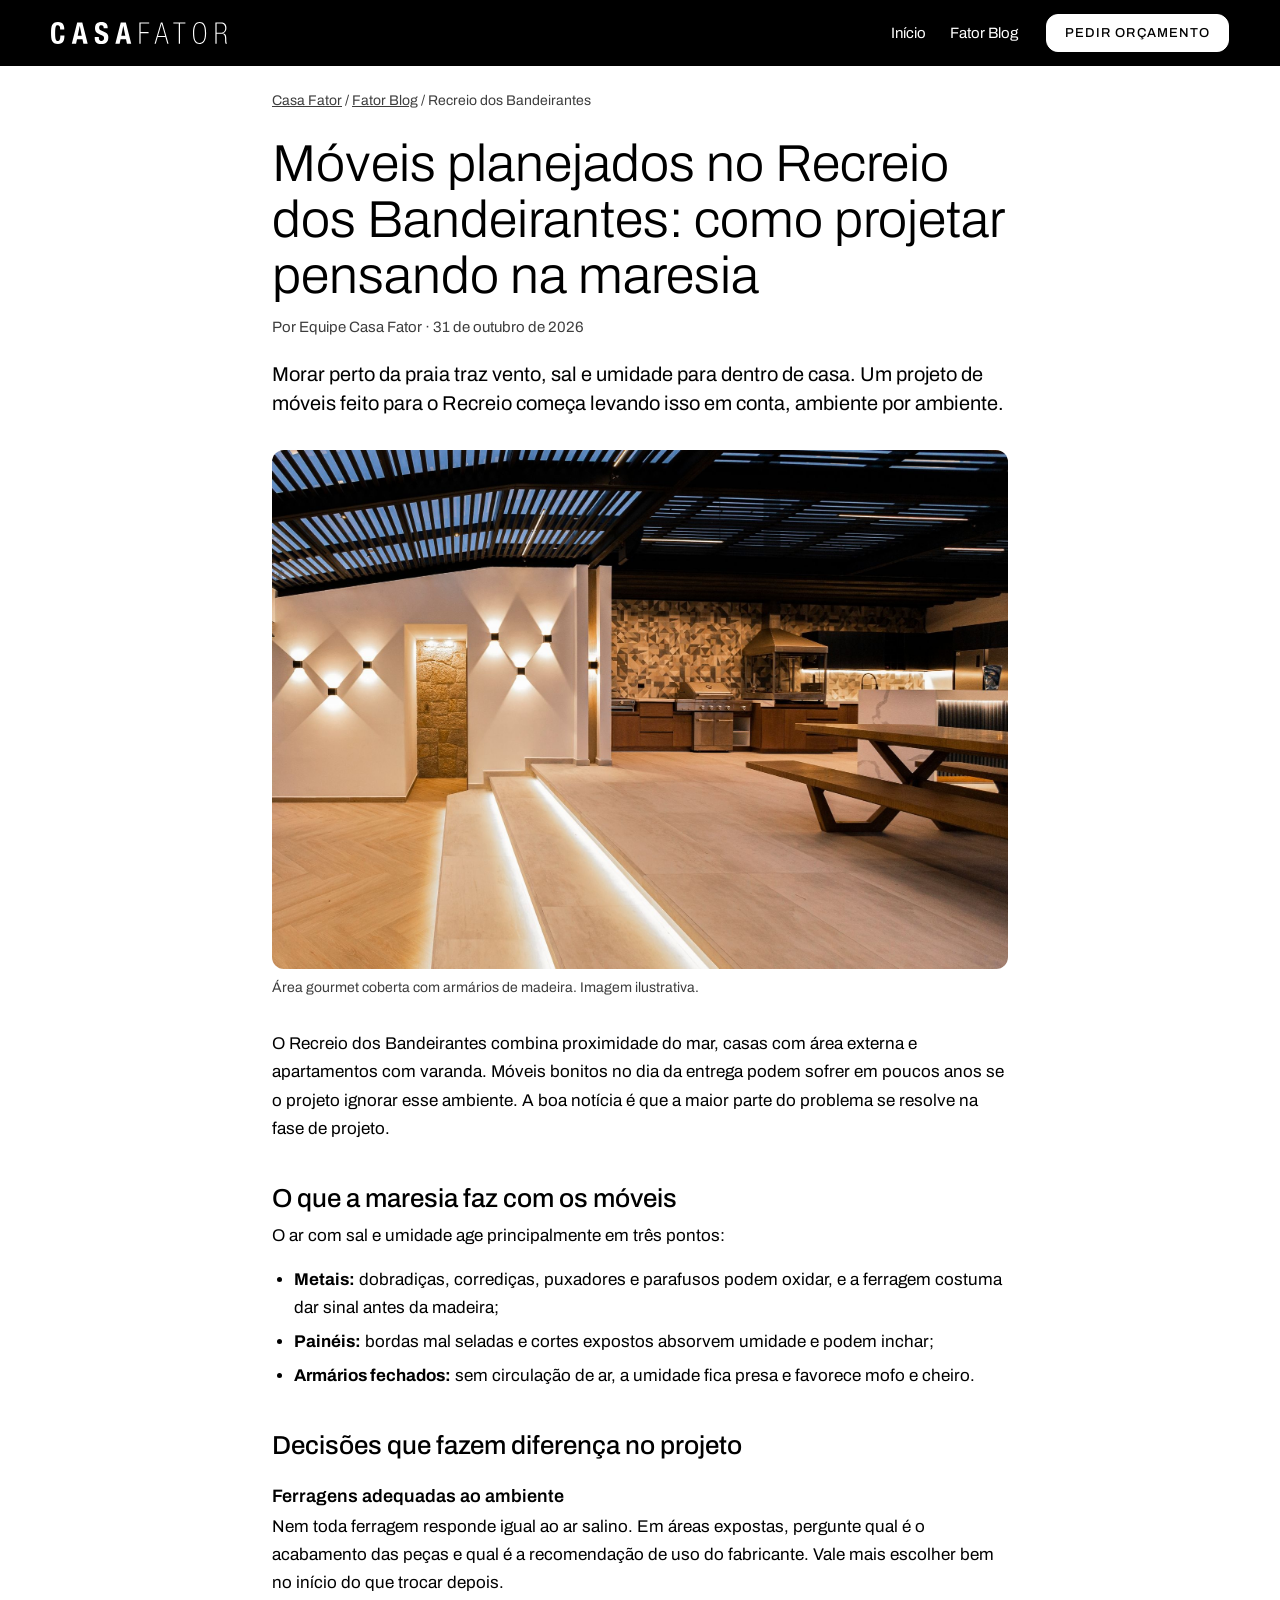
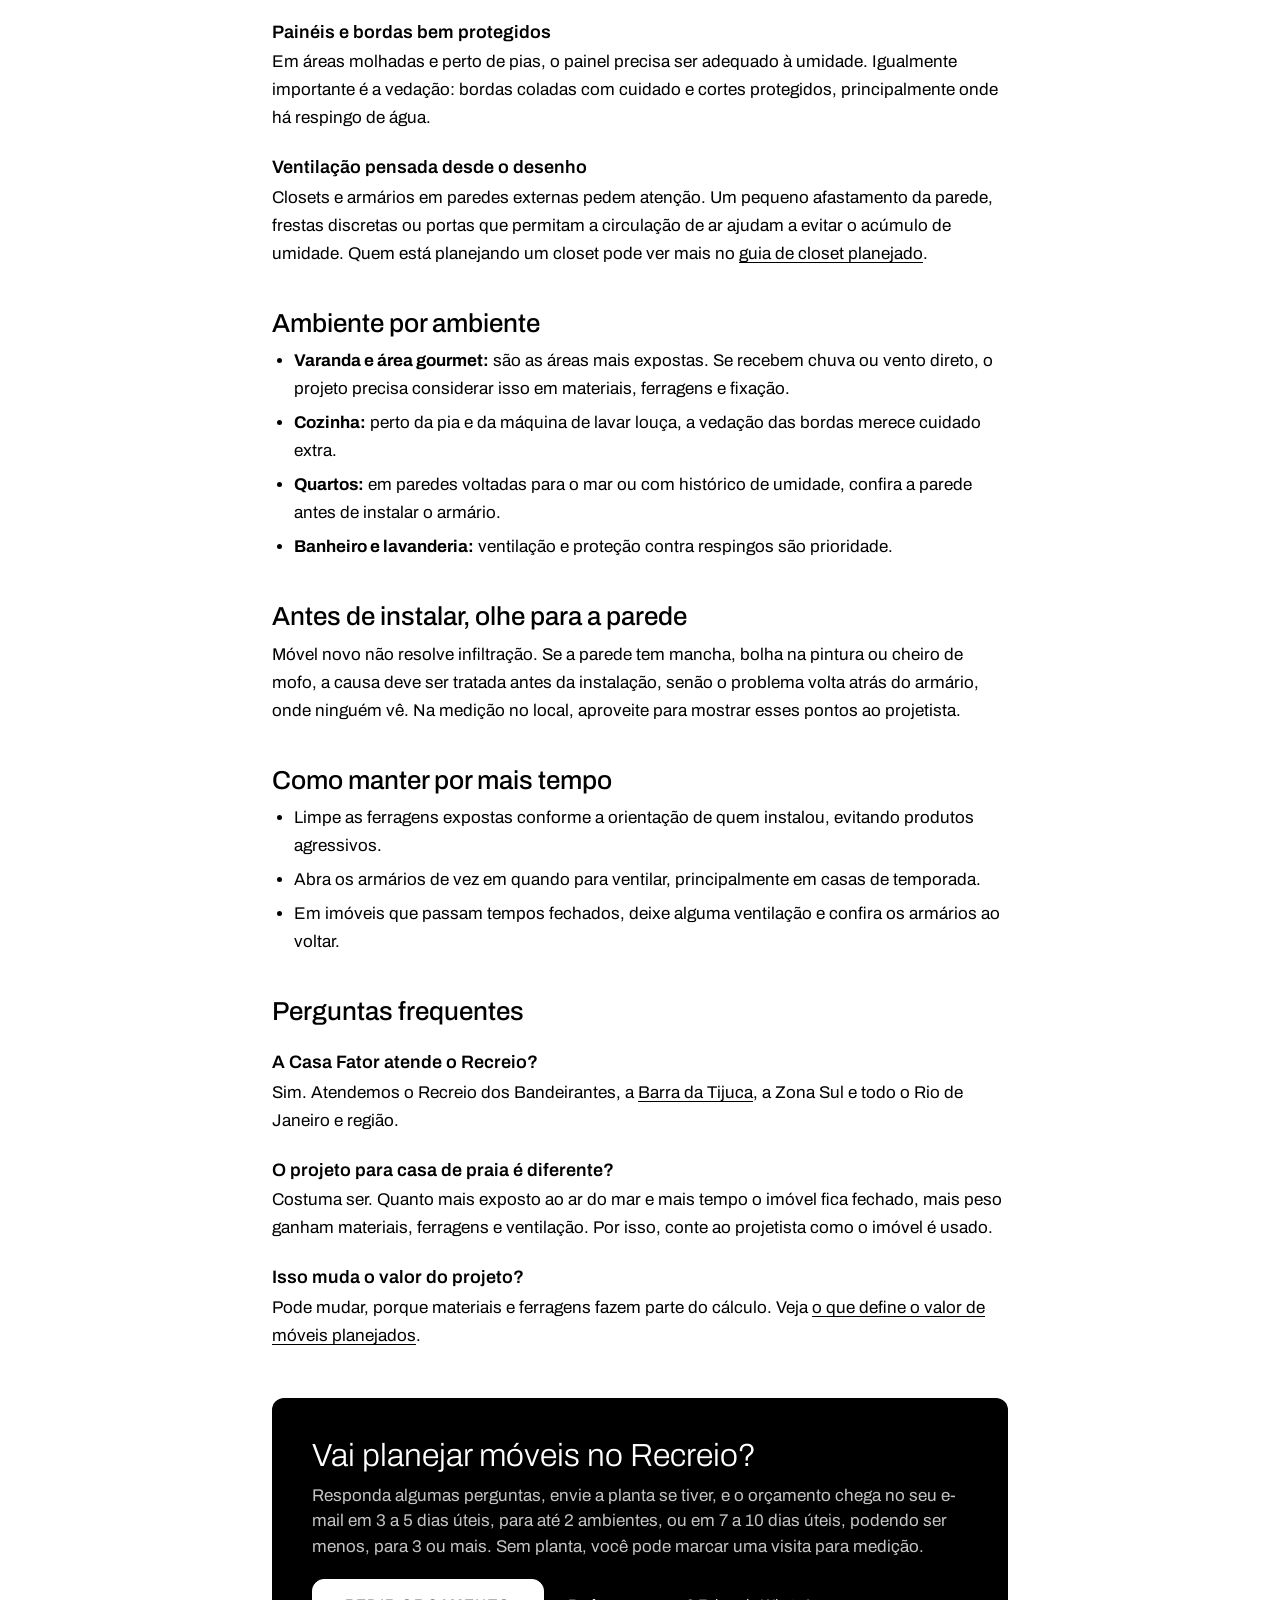
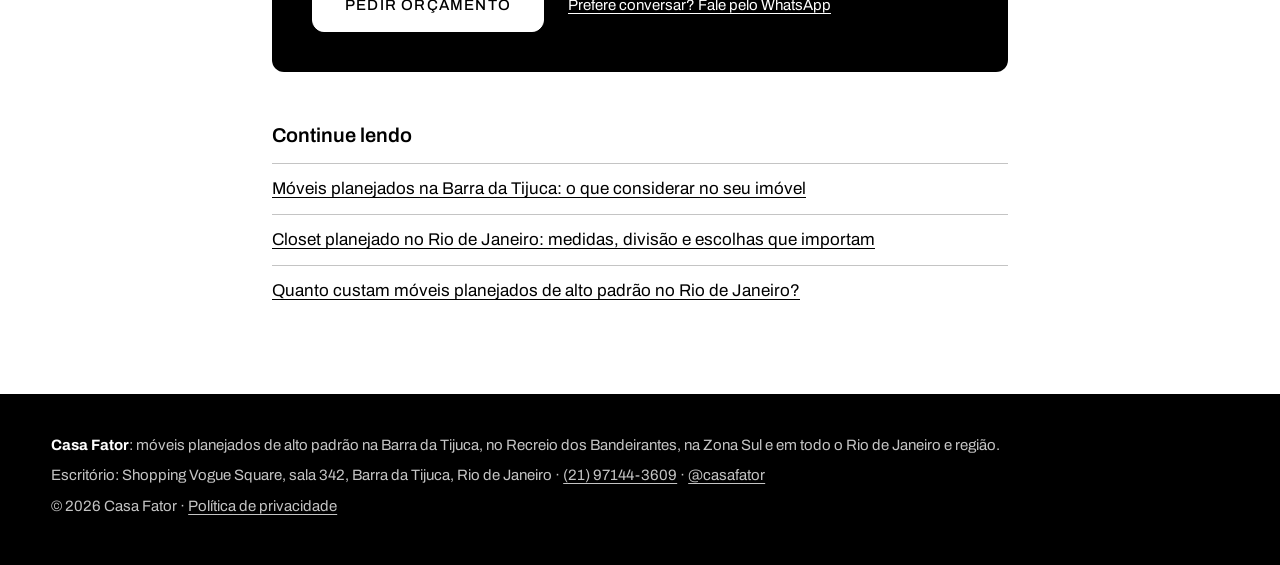
<file: blog/moveis-planejados-recreio-dos-bandeirantes.html>
<!doctype html>
<html lang="pt-BR">
<head>
  <meta charset="utf-8">
  <meta name="viewport" content="width=device-width, initial-scale=1">
  <title>Móveis planejados no Recreio: como projetar contra a maresia</title>
  <meta name="description" content="No Recreio, maresia e umidade mudam o projeto. Veja como escolher materiais, ferragens e ventilação para móveis planejados que duram mais.">
  <link rel="canonical" href="https://casafator.com.br/blog/moveis-planejados-recreio-dos-bandeirantes.html">
  <meta property="og:title" content="Móveis planejados no Recreio: como projetar contra a maresia">
  <meta property="og:description" content="No Recreio, maresia e umidade mudam o projeto. Veja como escolher materiais, ferragens e ventilação para móveis planejados que duram mais.">
  <meta property="og:type" content="article">
  <meta property="og:url" content="https://casafator.com.br/blog/moveis-planejados-recreio-dos-bandeirantes.html">
  <meta property="og:image" content="https://casafator.com.br/img/gourmet-generico.jpg">
  <meta property="og:locale" content="pt_BR">
  <meta name="theme-color" content="#000000">
  <link rel="icon" href="../img/icone.svg" type="image/svg+xml">
  <link rel="preconnect" href="https://fonts.googleapis.com">
  <link rel="preconnect" href="https://fonts.gstatic.com" crossorigin>
  <link href="https://fonts.googleapis.com/css2?family=Archivo:wdth,wght@62..125,100..900&display=swap" rel="stylesheet">
  <link rel="stylesheet" href="../css/estilo.css?v=20261102c">
  <link rel="stylesheet" href="../css/blog.css?v=20261102c">
  <script type="application/ld+json">
{
  "@context": "https://schema.org",
  "@type": "BlogPosting",
  "headline": "Móveis planejados no Recreio dos Bandeirantes: como projetar pensando na maresia",
  "description": "No Recreio, maresia e umidade mudam o projeto. Veja como escolher materiais, ferragens e ventilação para móveis planejados que duram mais.",
  "image": "https://casafator.com.br/img/gourmet-generico.jpg",
  "datePublished": "2026-10-31",
  "dateModified": "2026-10-31",
  "inLanguage": "pt-BR",
  "mainEntityOfPage": "https://casafator.com.br/blog/moveis-planejados-recreio-dos-bandeirantes.html",
  "author": {
    "@type": "Organization",
    "name": "Casa Fator",
    "url": "https://casafator.com.br/"
  },
  "publisher": {
    "@type": "Organization",
    "name": "Casa Fator",
    "url": "https://casafator.com.br/",
    "logo": {
      "@type": "ImageObject",
      "url": "https://casafator.com.br/img/icone.svg"
    }
  },
  "about": "Móveis planejados no Recreio dos Bandeirantes"
}
  </script>
  <script type="application/ld+json">
{
  "@context": "https://schema.org",
  "@type": "BreadcrumbList",
  "itemListElement": [
    {
      "@type": "ListItem",
      "position": 1,
      "name": "Casa Fator",
      "item": "https://casafator.com.br/"
    },
    {
      "@type": "ListItem",
      "position": 2,
      "name": "Fator Blog",
      "item": "https://casafator.com.br/blog/"
    },
    {
      "@type": "ListItem",
      "position": 3,
      "name": "Móveis planejados no Recreio dos Bandeirantes: como projetar pensando na maresia",
      "item": "https://casafator.com.br/blog/moveis-planejados-recreio-dos-bandeirantes.html"
    }
  ]
}
  </script>
</head>
<body class="blog">
  <a class="pular" href="#conteudo">Pular para o conteúdo</a>
  <header class="blog-topo">
    <a class="blog-marca" href="../index.html" aria-label="Casa Fator, início"><img class="blog-logo" src="../img/logo.svg" alt="" width="478" height="59"></a>
    <nav class="blog-nav" aria-label="Principal">
      <a href="../index.html">Início</a>
      <a href="index.html">Fator Blog</a>
    </nav>
    <a class="botao botao-branco blog-pedir" href="../orcamento.html">Pedir orçamento</a>
  </header>
  <main id="conteudo" class="artigo">
    <nav class="trilha" aria-label="Você está em"><a href="../index.html">Casa Fator</a> / <a href="index.html">Fator Blog</a> / <span>Recreio dos Bandeirantes</span></nav>
    <h1>Móveis planejados no Recreio dos Bandeirantes: como projetar pensando na maresia</h1>
    <p class="artigo-dados">Por Equipe Casa Fator · <time datetime="2026-10-31">31 de outubro de 2026</time></p>
    <p class="artigo-resumo">Morar perto da praia traz vento, sal e umidade para dentro de casa. Um projeto de móveis feito para o Recreio começa levando isso em conta, ambiente por ambiente.</p>
    <figure class="artigo-capa">
      <img src="../img/gourmet-generico.jpg" width="1890" height="1333" alt="Área gourmet coberta com armários de madeira, churrasqueira e iluminação quente" decoding="sync">
      <figcaption>Área gourmet coberta com armários de madeira. Imagem ilustrativa.</figcaption>
    </figure>
    <div class="artigo-texto">
      <p>O Recreio dos Bandeirantes combina proximidade do mar, casas com área externa e apartamentos com varanda. Móveis bonitos no dia da entrega podem sofrer em poucos anos se o projeto ignorar esse ambiente. A boa notícia é que a maior parte do problema se resolve na fase de projeto.</p>

      <h2>O que a maresia faz com os móveis</h2>
      <p>O ar com sal e umidade age principalmente em três pontos:</p>
      <ul>
        <li><strong>Metais:</strong> dobradiças, corrediças, puxadores e parafusos podem oxidar, e a ferragem costuma dar sinal antes da madeira;</li>
        <li><strong>Painéis:</strong> bordas mal seladas e cortes expostos absorvem umidade e podem inchar;</li>
        <li><strong>Armários fechados:</strong> sem circulação de ar, a umidade fica presa e favorece mofo e cheiro.</li>
      </ul>

      <h2>Decisões que fazem diferença no projeto</h2>
      <h3>Ferragens adequadas ao ambiente</h3>
      <p>Nem toda ferragem responde igual ao ar salino. Em áreas expostas, pergunte qual é o acabamento das peças e qual é a recomendação de uso do fabricante. Vale mais escolher bem no início do que trocar depois.</p>
      <h3>Painéis e bordas bem protegidos</h3>
      <p>Em áreas molhadas e perto de pias, o painel precisa ser adequado à umidade. Igualmente importante é a vedação: bordas coladas com cuidado e cortes protegidos, principalmente onde há respingo de água.</p>
      <h3>Ventilação pensada desde o desenho</h3>
      <p>Closets e armários em paredes externas pedem atenção. Um pequeno afastamento da parede, frestas discretas ou portas que permitam a circulação de ar ajudam a evitar o acúmulo de umidade. Quem está planejando um closet pode ver mais no <a href="closet-planejado-rio-de-janeiro.html">guia de closet planejado</a>.</p>

      <h2>Ambiente por ambiente</h2>
      <ul>
        <li><strong>Varanda e área gourmet:</strong> são as áreas mais expostas. Se recebem chuva ou vento direto, o projeto precisa considerar isso em materiais, ferragens e fixação.</li>
        <li><strong>Cozinha:</strong> perto da pia e da máquina de lavar louça, a vedação das bordas merece cuidado extra.</li>
        <li><strong>Quartos:</strong> em paredes voltadas para o mar ou com histórico de umidade, confira a parede antes de instalar o armário.</li>
        <li><strong>Banheiro e lavanderia:</strong> ventilação e proteção contra respingos são prioridade.</li>
      </ul>

      <h2>Antes de instalar, olhe para a parede</h2>
      <p>Móvel novo não resolve infiltração. Se a parede tem mancha, bolha na pintura ou cheiro de mofo, a causa deve ser tratada antes da instalação, senão o problema volta atrás do armário, onde ninguém vê. Na medição no local, aproveite para mostrar esses pontos ao projetista.</p>

      <h2>Como manter por mais tempo</h2>
      <ul>
        <li>Limpe as ferragens expostas conforme a orientação de quem instalou, evitando produtos agressivos.</li>
        <li>Abra os armários de vez em quando para ventilar, principalmente em casas de temporada.</li>
        <li>Em imóveis que passam tempos fechados, deixe alguma ventilação e confira os armários ao voltar.</li>
      </ul>

      <h2>Perguntas frequentes</h2>
      <h3>A Casa Fator atende o Recreio?</h3>
      <p>Sim. Atendemos o Recreio dos Bandeirantes, a <a href="moveis-planejados-barra-da-tijuca.html">Barra da Tijuca</a>, a Zona Sul e todo o Rio de Janeiro e região.</p>
      <h3>O projeto para casa de praia é diferente?</h3>
      <p>Costuma ser. Quanto mais exposto ao ar do mar e mais tempo o imóvel fica fechado, mais peso ganham materiais, ferragens e ventilação. Por isso, conte ao projetista como o imóvel é usado.</p>
      <h3>Isso muda o valor do projeto?</h3>
      <p>Pode mudar, porque materiais e ferragens fazem parte do cálculo. Veja <a href="quanto-custam-moveis-planejados-alto-padrao.html">o que define o valor de móveis planejados</a>.</p>
    </div>
    <aside class="artigo-chamada">
      <h2>Vai planejar móveis no Recreio?</h2>
      <p>Responda algumas perguntas, envie a planta se tiver, e o orçamento chega no seu e-mail em 3 a 5 dias úteis, para até 2 ambientes, ou em 7 a 10 dias úteis, podendo ser menos, para 3 ou mais. Sem planta, você pode marcar uma visita para medição.</p>
      <p class="artigo-chamada-acoes"><a class="botao botao-branco" href="../orcamento.html?ambiente=gourmet">Pedir orçamento</a> <a class="blog-link-claro" href="https://wa.me/5521971443609?text=Ol%C3%A1!%20Li%20o%20Fator%20Blog%20e%20gostaria%20de%20falar%20sobre%20um%20projeto">Prefere conversar? Fale pelo WhatsApp</a></p>
    </aside>
    <section class="artigo-relacionados" aria-label="Continue lendo">
      <h2>Continue lendo</h2>
      <ul>
        <li><a href="moveis-planejados-barra-da-tijuca.html">Móveis planejados na Barra da Tijuca: o que considerar no seu imóvel</a></li>
        <li><a href="closet-planejado-rio-de-janeiro.html">Closet planejado no Rio de Janeiro: medidas, divisão e escolhas que importam</a></li>
        <li><a href="quanto-custam-moveis-planejados-alto-padrao.html">Quanto custam móveis planejados de alto padrão no Rio de Janeiro?</a></li>
      </ul>
    </section>
  </main>
  <footer class="blog-rodape">
    <p><strong>Casa Fator</strong>: móveis planejados de alto padrão na Barra da Tijuca, no Recreio dos Bandeirantes, na Zona Sul e em todo o Rio de Janeiro e região.</p>
    <p>Escritório: Shopping Vogue Square, sala 342, Barra da Tijuca, Rio de Janeiro · <a href="tel:+5521971443609">(21) 97144-3609</a> · <a href="https://www.instagram.com/casafator/">@casafator</a></p>
    <p>© 2026 Casa Fator · <a href="../privacidade.html">Política de privacidade</a></p>
  </footer>
</body>
</html>
</file>
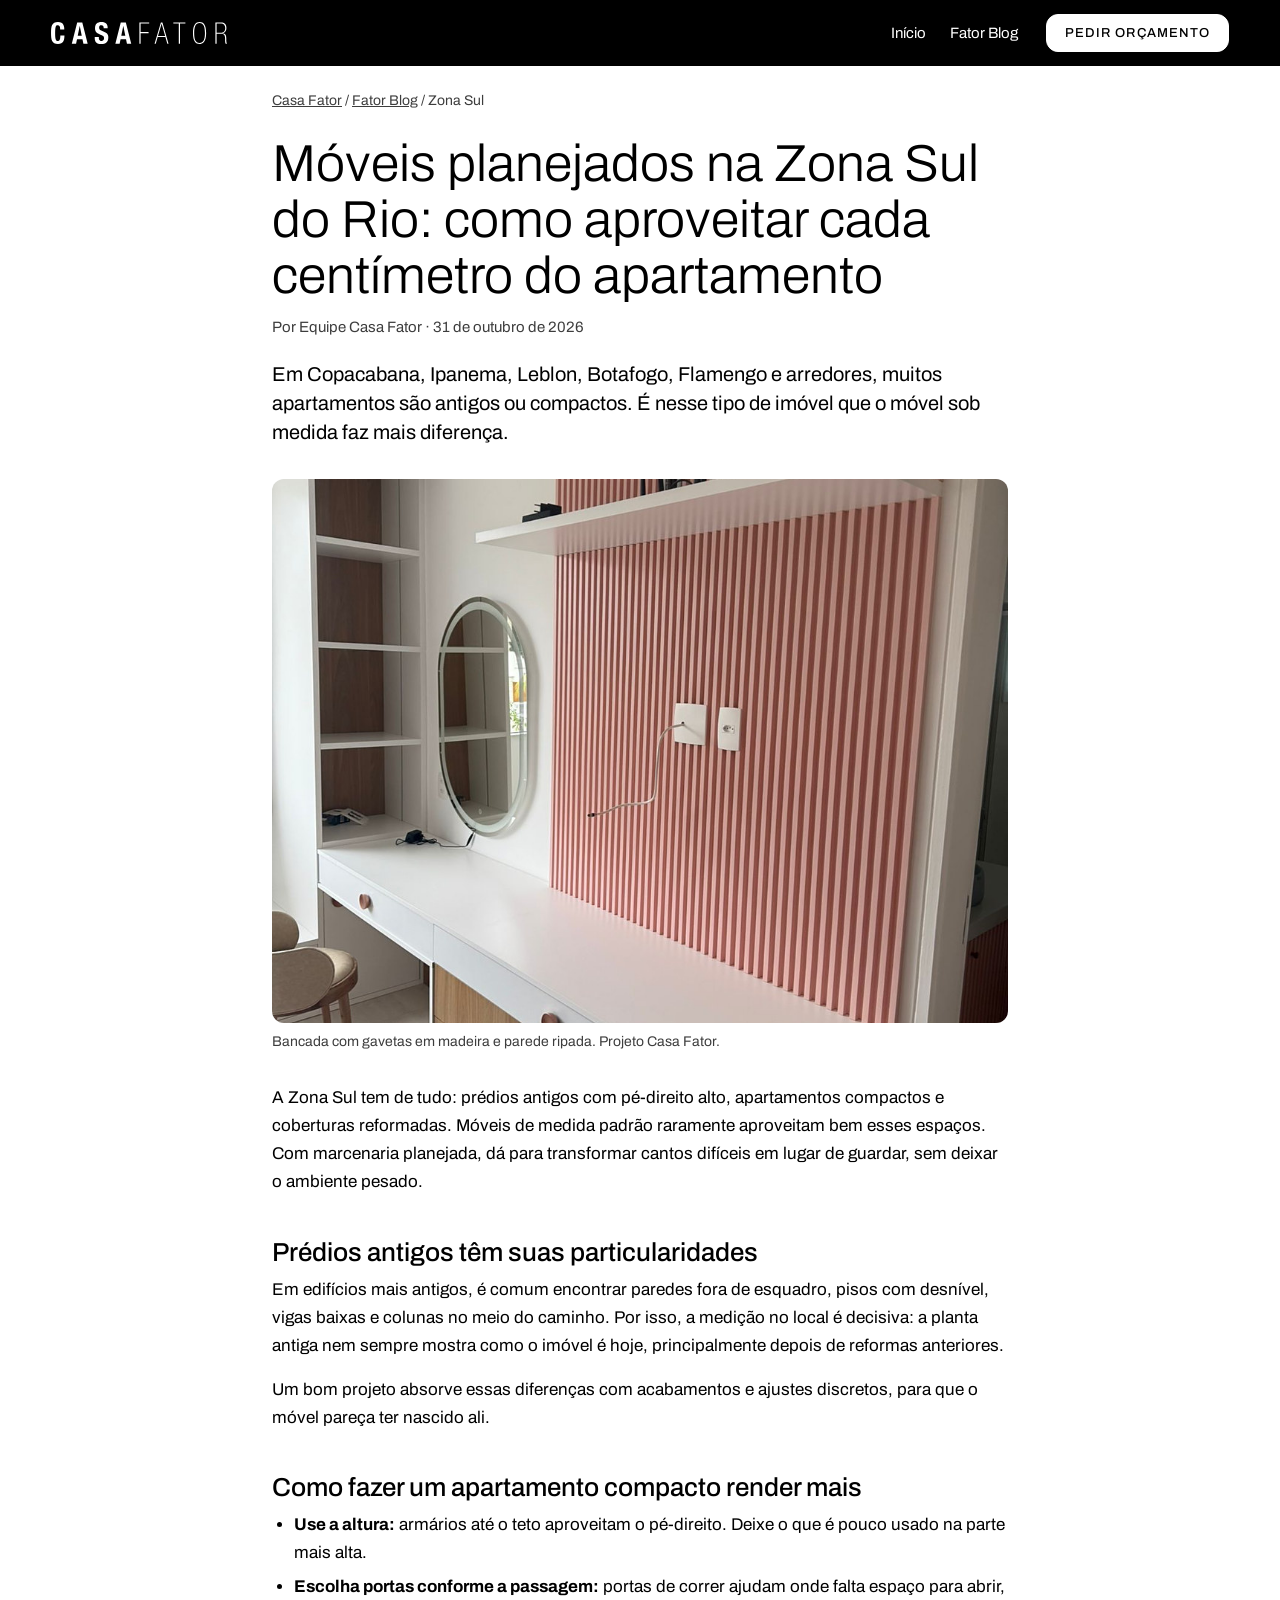
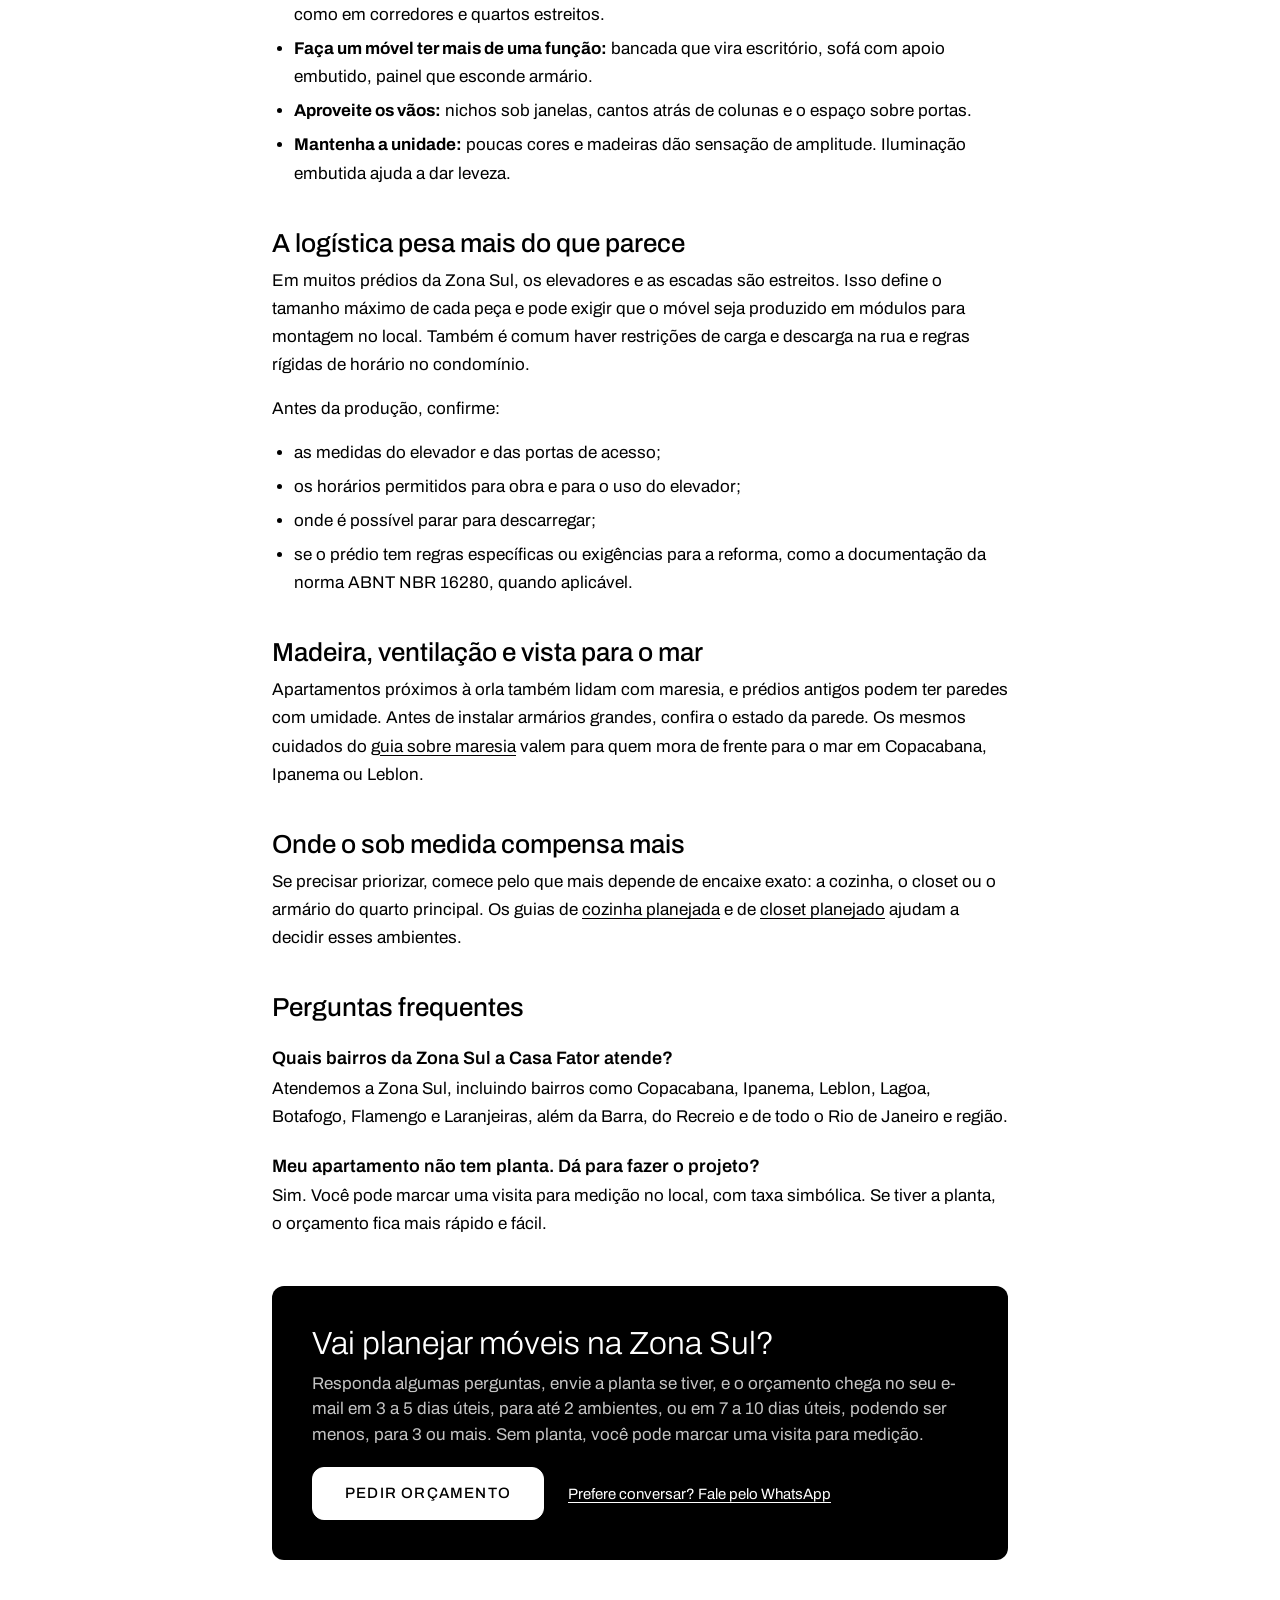
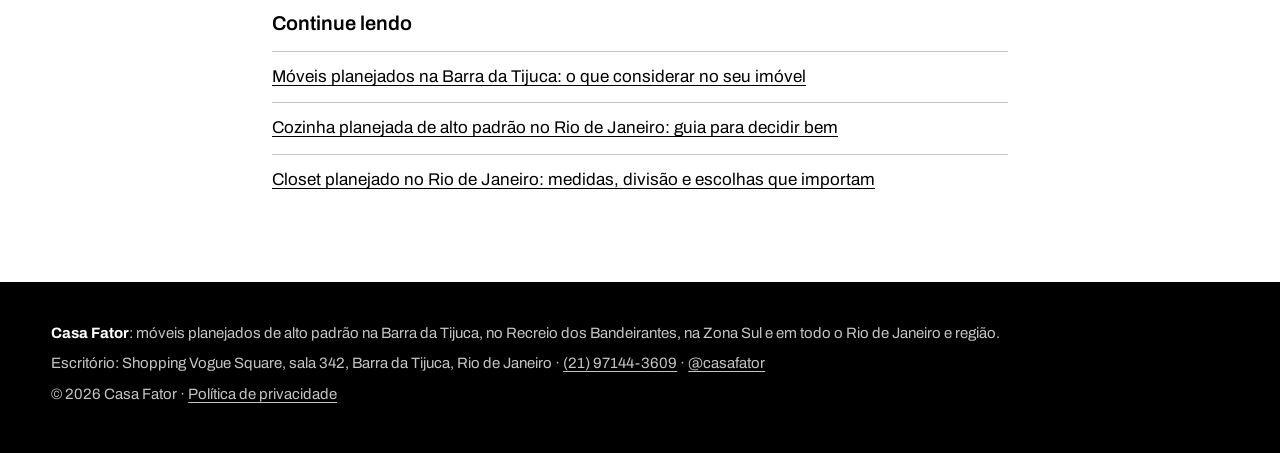
<file: blog/moveis-planejados-zona-sul-rio-de-janeiro.html>
<!doctype html>
<html lang="pt-BR">
<head>
  <meta charset="utf-8">
  <meta name="viewport" content="width=device-width, initial-scale=1">
  <title>Móveis planejados na Zona Sul do Rio: guia para apartamentos</title>
  <meta name="description" content="Paredes fora de esquadro, pé-direito alto e pouco espaço: como planejar móveis de alto padrão em apartamentos de Copacabana, Ipanema, Leblon e Botafogo.">
  <link rel="canonical" href="https://casafator.com.br/blog/moveis-planejados-zona-sul-rio-de-janeiro.html">
  <meta property="og:title" content="Móveis planejados na Zona Sul do Rio: guia para apartamentos">
  <meta property="og:description" content="Paredes fora de esquadro, pé-direito alto e pouco espaço: como planejar móveis de alto padrão em apartamentos de Copacabana, Ipanema, Leblon e Botafogo.">
  <meta property="og:type" content="article">
  <meta property="og:url" content="https://casafator.com.br/blog/moveis-planejados-zona-sul-rio-de-janeiro.html">
  <meta property="og:image" content="https://casafator.com.br/img/projetos/faixa-ripado.jpg">
  <meta property="og:locale" content="pt_BR">
  <meta name="theme-color" content="#000000">
  <link rel="icon" href="../img/icone.svg" type="image/svg+xml">
  <link rel="preconnect" href="https://fonts.googleapis.com">
  <link rel="preconnect" href="https://fonts.gstatic.com" crossorigin>
  <link href="https://fonts.googleapis.com/css2?family=Archivo:wdth,wght@62..125,100..900&display=swap" rel="stylesheet">
  <link rel="stylesheet" href="../css/estilo.css?v=20261102c">
  <link rel="stylesheet" href="../css/blog.css?v=20261102c">
  <script type="application/ld+json">
{
  "@context": "https://schema.org",
  "@type": "BlogPosting",
  "headline": "Móveis planejados na Zona Sul do Rio: como aproveitar cada centímetro do apartamento",
  "description": "Paredes fora de esquadro, pé-direito alto e pouco espaço: como planejar móveis de alto padrão em apartamentos de Copacabana, Ipanema, Leblon e Botafogo.",
  "image": "https://casafator.com.br/img/projetos/faixa-ripado.jpg",
  "datePublished": "2026-10-31",
  "dateModified": "2026-10-31",
  "inLanguage": "pt-BR",
  "mainEntityOfPage": "https://casafator.com.br/blog/moveis-planejados-zona-sul-rio-de-janeiro.html",
  "author": {
    "@type": "Organization",
    "name": "Casa Fator",
    "url": "https://casafator.com.br/"
  },
  "publisher": {
    "@type": "Organization",
    "name": "Casa Fator",
    "url": "https://casafator.com.br/",
    "logo": {
      "@type": "ImageObject",
      "url": "https://casafator.com.br/img/icone.svg"
    }
  },
  "about": "Móveis planejados na Zona Sul do Rio de Janeiro"
}
  </script>
  <script type="application/ld+json">
{
  "@context": "https://schema.org",
  "@type": "BreadcrumbList",
  "itemListElement": [
    {
      "@type": "ListItem",
      "position": 1,
      "name": "Casa Fator",
      "item": "https://casafator.com.br/"
    },
    {
      "@type": "ListItem",
      "position": 2,
      "name": "Fator Blog",
      "item": "https://casafator.com.br/blog/"
    },
    {
      "@type": "ListItem",
      "position": 3,
      "name": "Móveis planejados na Zona Sul do Rio: como aproveitar cada centímetro do apartamento",
      "item": "https://casafator.com.br/blog/moveis-planejados-zona-sul-rio-de-janeiro.html"
    }
  ]
}
  </script>
</head>
<body class="blog">
  <a class="pular" href="#conteudo">Pular para o conteúdo</a>
  <header class="blog-topo">
    <a class="blog-marca" href="../index.html" aria-label="Casa Fator, início"><img class="blog-logo" src="../img/logo.svg" alt="" width="478" height="59"></a>
    <nav class="blog-nav" aria-label="Principal">
      <a href="../index.html">Início</a>
      <a href="index.html">Fator Blog</a>
    </nav>
    <a class="botao botao-branco blog-pedir" href="../orcamento.html">Pedir orçamento</a>
  </header>
  <main id="conteudo" class="artigo">
    <nav class="trilha" aria-label="Você está em"><a href="../index.html">Casa Fator</a> / <a href="index.html">Fator Blog</a> / <span>Zona Sul</span></nav>
    <h1>Móveis planejados na Zona Sul do Rio: como aproveitar cada centímetro do apartamento</h1>
    <p class="artigo-dados">Por Equipe Casa Fator · <time datetime="2026-10-31">31 de outubro de 2026</time></p>
    <p class="artigo-resumo">Em Copacabana, Ipanema, Leblon, Botafogo, Flamengo e arredores, muitos apartamentos são antigos ou compactos. É nesse tipo de imóvel que o móvel sob medida faz mais diferença.</p>
    <figure class="artigo-capa">
      <img src="../img/projetos/faixa-ripado.jpg" width="990" height="1320" alt="Quarto com bancada branca, gavetas em madeira, espelho oval e parede ripada rosa" decoding="sync">
      <figcaption>Bancada com gavetas em madeira e parede ripada. Projeto Casa Fator.</figcaption>
    </figure>
    <div class="artigo-texto">
      <p>A Zona Sul tem de tudo: prédios antigos com pé-direito alto, apartamentos compactos e coberturas reformadas. Móveis de medida padrão raramente aproveitam bem esses espaços. Com marcenaria planejada, dá para transformar cantos difíceis em lugar de guardar, sem deixar o ambiente pesado.</p>

      <h2>Prédios antigos têm suas particularidades</h2>
      <p>Em edifícios mais antigos, é comum encontrar paredes fora de esquadro, pisos com desnível, vigas baixas e colunas no meio do caminho. Por isso, a medição no local é decisiva: a planta antiga nem sempre mostra como o imóvel é hoje, principalmente depois de reformas anteriores.</p>
      <p>Um bom projeto absorve essas diferenças com acabamentos e ajustes discretos, para que o móvel pareça ter nascido ali.</p>

      <h2>Como fazer um apartamento compacto render mais</h2>
      <ul>
        <li><strong>Use a altura:</strong> armários até o teto aproveitam o pé-direito. Deixe o que é pouco usado na parte mais alta.</li>
        <li><strong>Escolha portas conforme a passagem:</strong> portas de correr ajudam onde falta espaço para abrir, como em corredores e quartos estreitos.</li>
        <li><strong>Faça um móvel ter mais de uma função:</strong> bancada que vira escritório, sofá com apoio embutido, painel que esconde armário.</li>
        <li><strong>Aproveite os vãos:</strong> nichos sob janelas, cantos atrás de colunas e o espaço sobre portas.</li>
        <li><strong>Mantenha a unidade:</strong> poucas cores e madeiras dão sensação de amplitude. Iluminação embutida ajuda a dar leveza.</li>
      </ul>

      <h2>A logística pesa mais do que parece</h2>
      <p>Em muitos prédios da Zona Sul, os elevadores e as escadas são estreitos. Isso define o tamanho máximo de cada peça e pode exigir que o móvel seja produzido em módulos para montagem no local. Também é comum haver restrições de carga e descarga na rua e regras rígidas de horário no condomínio.</p>
      <p>Antes da produção, confirme:</p>
      <ul>
        <li>as medidas do elevador e das portas de acesso;</li>
        <li>os horários permitidos para obra e para o uso do elevador;</li>
        <li>onde é possível parar para descarregar;</li>
        <li>se o prédio tem regras específicas ou exigências para a reforma, como a documentação da norma ABNT NBR 16280, quando aplicável.</li>
      </ul>

      <h2>Madeira, ventilação e vista para o mar</h2>
      <p>Apartamentos próximos à orla também lidam com maresia, e prédios antigos podem ter paredes com umidade. Antes de instalar armários grandes, confira o estado da parede. Os mesmos cuidados do <a href="moveis-planejados-recreio-dos-bandeirantes.html">guia sobre maresia</a> valem para quem mora de frente para o mar em Copacabana, Ipanema ou Leblon.</p>

      <h2>Onde o sob medida compensa mais</h2>
      <p>Se precisar priorizar, comece pelo que mais depende de encaixe exato: a cozinha, o closet ou o armário do quarto principal. Os guias de <a href="cozinha-planejada-rio-de-janeiro.html">cozinha planejada</a> e de <a href="closet-planejado-rio-de-janeiro.html">closet planejado</a> ajudam a decidir esses ambientes.</p>

      <h2>Perguntas frequentes</h2>
      <h3>Quais bairros da Zona Sul a Casa Fator atende?</h3>
      <p>Atendemos a Zona Sul, incluindo bairros como Copacabana, Ipanema, Leblon, Lagoa, Botafogo, Flamengo e Laranjeiras, além da Barra, do Recreio e de todo o Rio de Janeiro e região.</p>
      <h3>Meu apartamento não tem planta. Dá para fazer o projeto?</h3>
      <p>Sim. Você pode marcar uma visita para medição no local, com taxa simbólica. Se tiver a planta, o orçamento fica mais rápido e fácil.</p>
    </div>
    <aside class="artigo-chamada">
      <h2>Vai planejar móveis na Zona Sul?</h2>
      <p>Responda algumas perguntas, envie a planta se tiver, e o orçamento chega no seu e-mail em 3 a 5 dias úteis, para até 2 ambientes, ou em 7 a 10 dias úteis, podendo ser menos, para 3 ou mais. Sem planta, você pode marcar uma visita para medição.</p>
      <p class="artigo-chamada-acoes"><a class="botao botao-branco" href="../orcamento.html">Pedir orçamento</a> <a class="blog-link-claro" href="https://wa.me/5521971443609?text=Ol%C3%A1!%20Li%20o%20Fator%20Blog%20e%20gostaria%20de%20falar%20sobre%20um%20projeto">Prefere conversar? Fale pelo WhatsApp</a></p>
    </aside>
    <section class="artigo-relacionados" aria-label="Continue lendo">
      <h2>Continue lendo</h2>
      <ul>
        <li><a href="moveis-planejados-barra-da-tijuca.html">Móveis planejados na Barra da Tijuca: o que considerar no seu imóvel</a></li>
        <li><a href="cozinha-planejada-rio-de-janeiro.html">Cozinha planejada de alto padrão no Rio de Janeiro: guia para decidir bem</a></li>
        <li><a href="closet-planejado-rio-de-janeiro.html">Closet planejado no Rio de Janeiro: medidas, divisão e escolhas que importam</a></li>
      </ul>
    </section>
  </main>
  <footer class="blog-rodape">
    <p><strong>Casa Fator</strong>: móveis planejados de alto padrão na Barra da Tijuca, no Recreio dos Bandeirantes, na Zona Sul e em todo o Rio de Janeiro e região.</p>
    <p>Escritório: Shopping Vogue Square, sala 342, Barra da Tijuca, Rio de Janeiro · <a href="tel:+5521971443609">(21) 97144-3609</a> · <a href="https://www.instagram.com/casafator/">@casafator</a></p>
    <p>© 2026 Casa Fator · <a href="../privacidade.html">Política de privacidade</a></p>
  </footer>
</body>
</html>
</file>
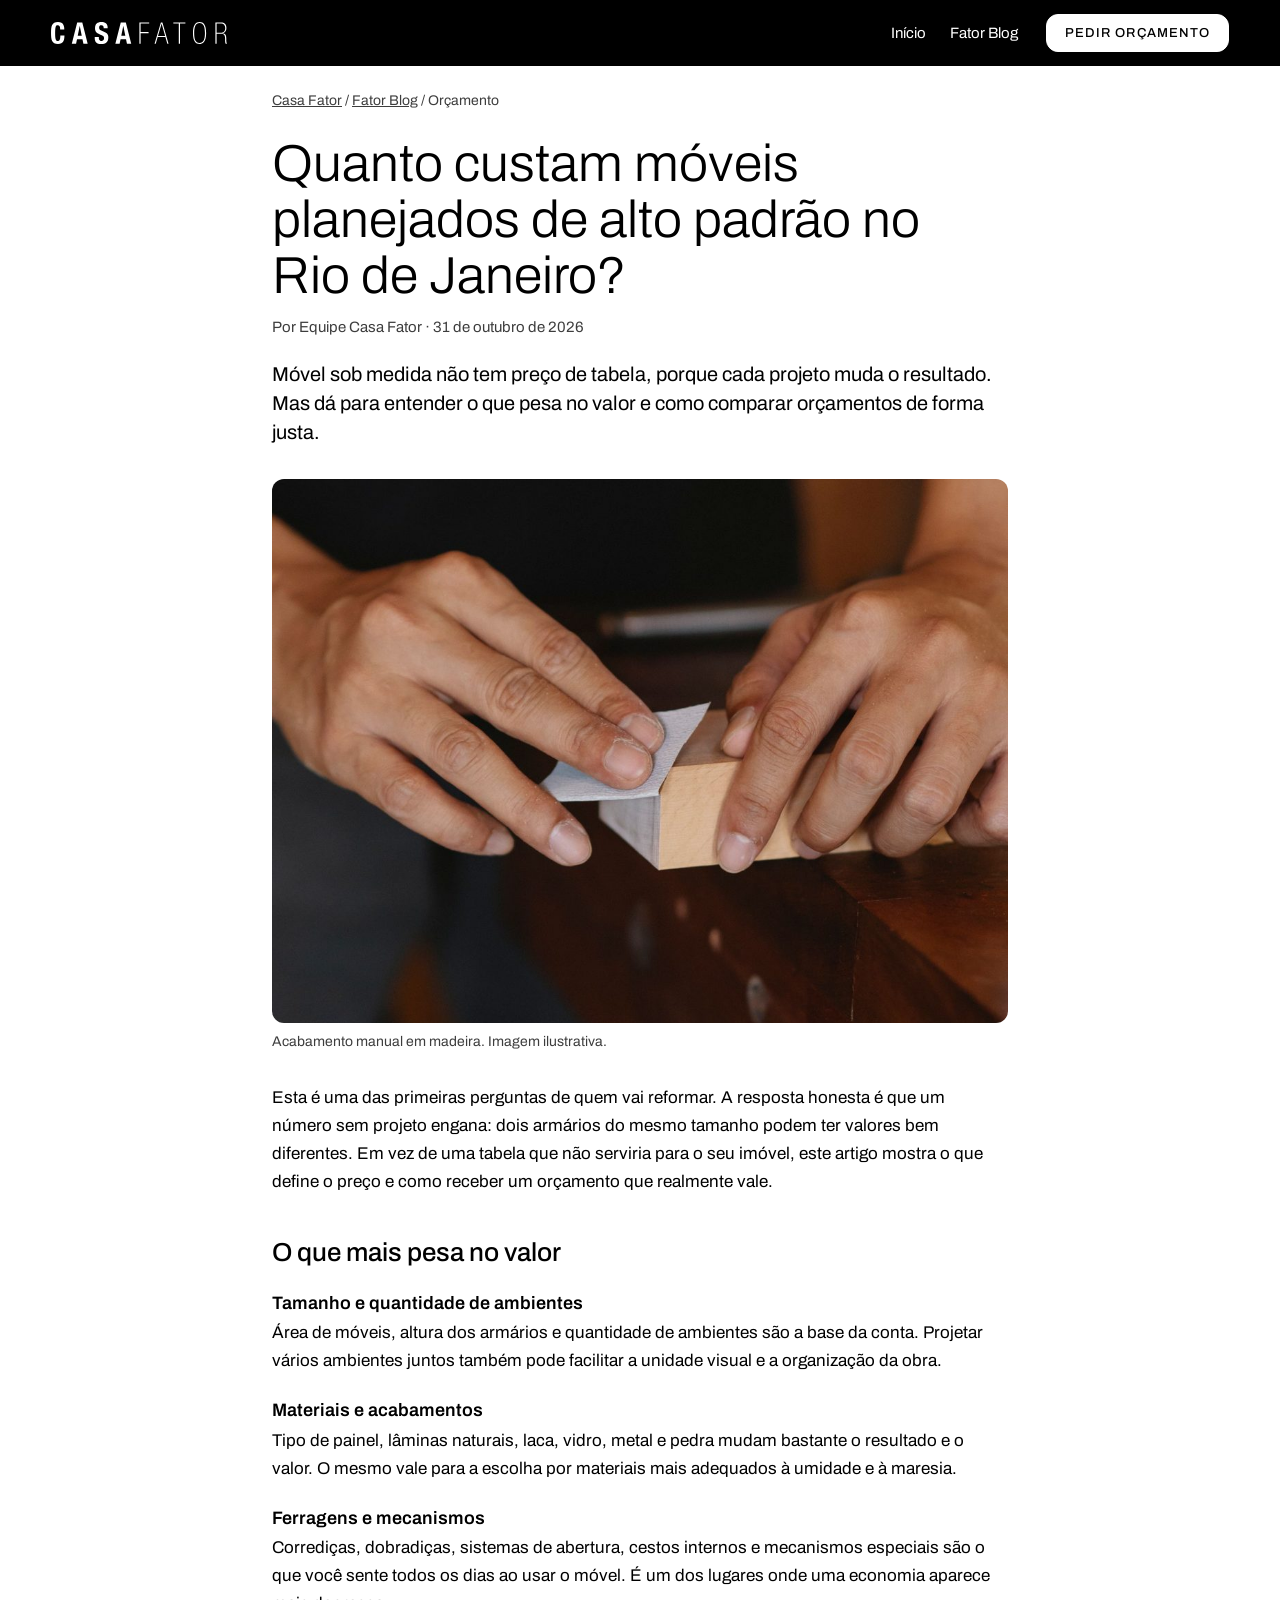
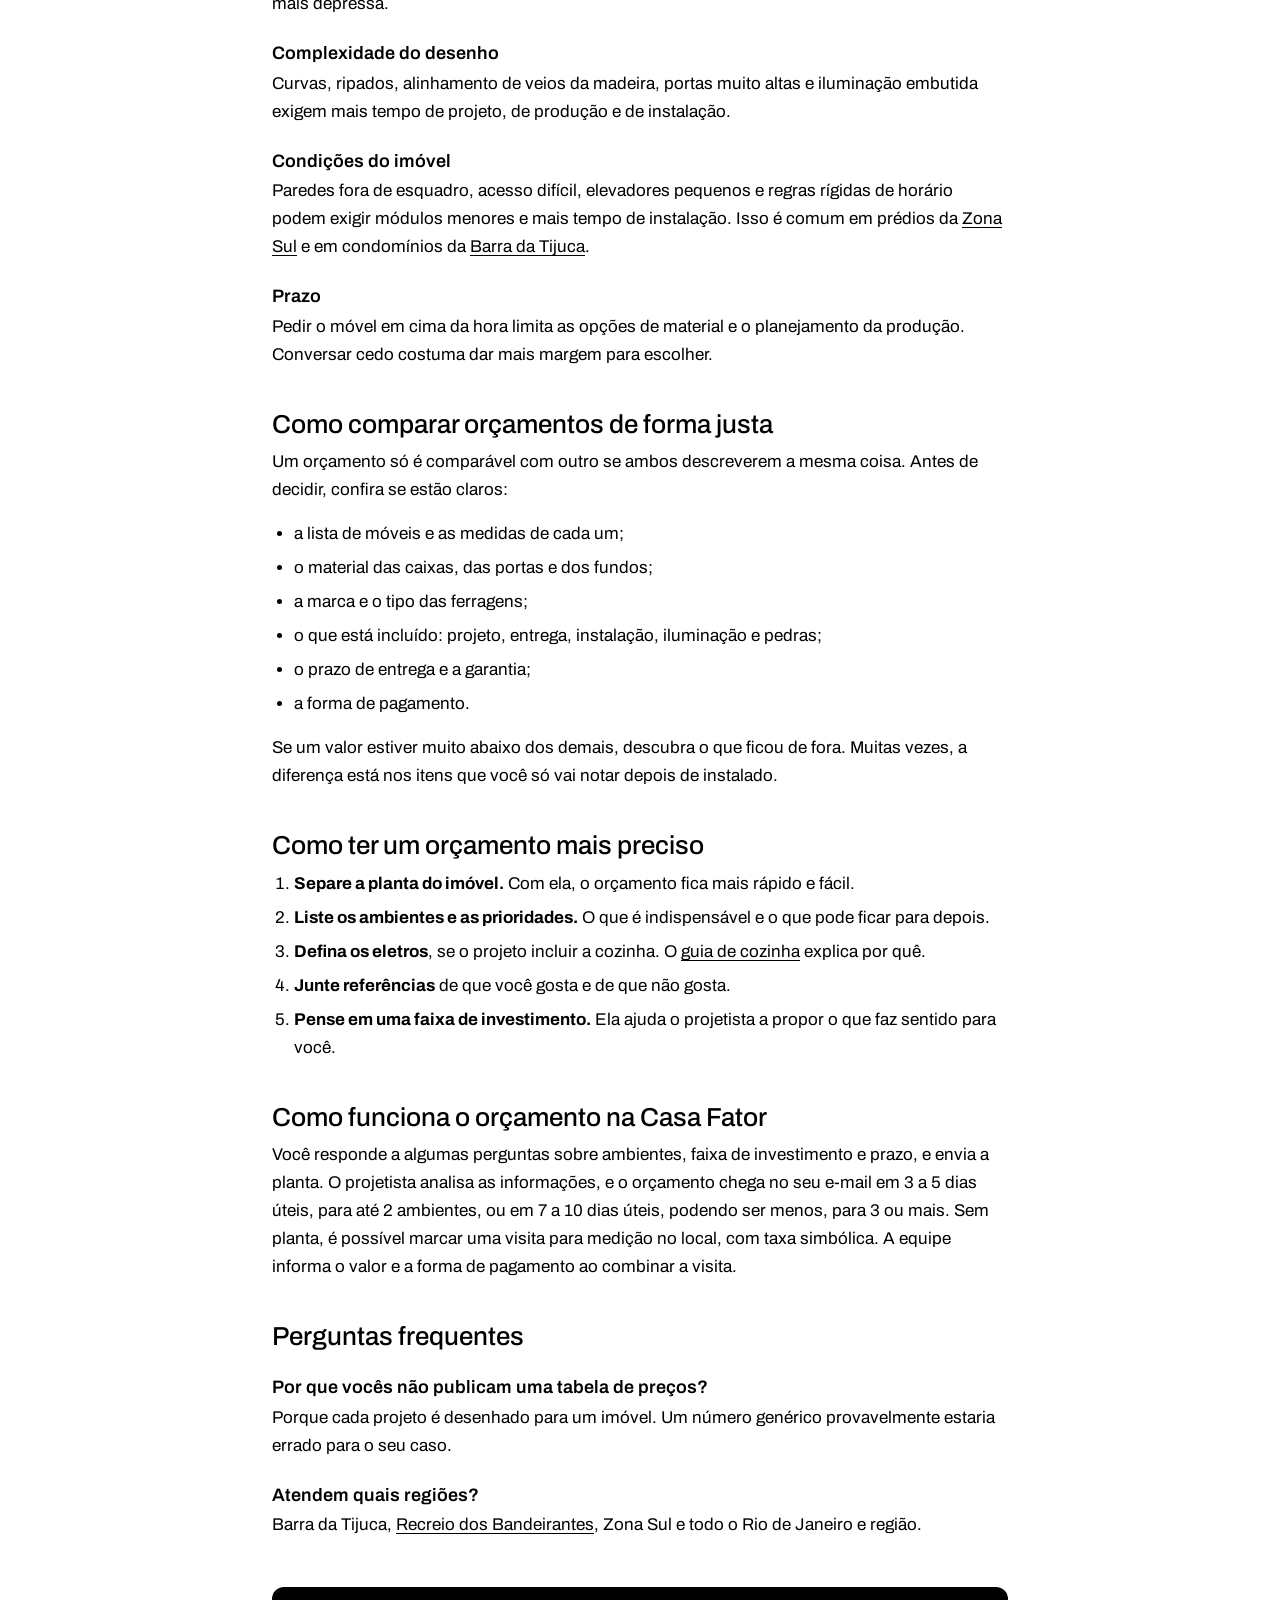
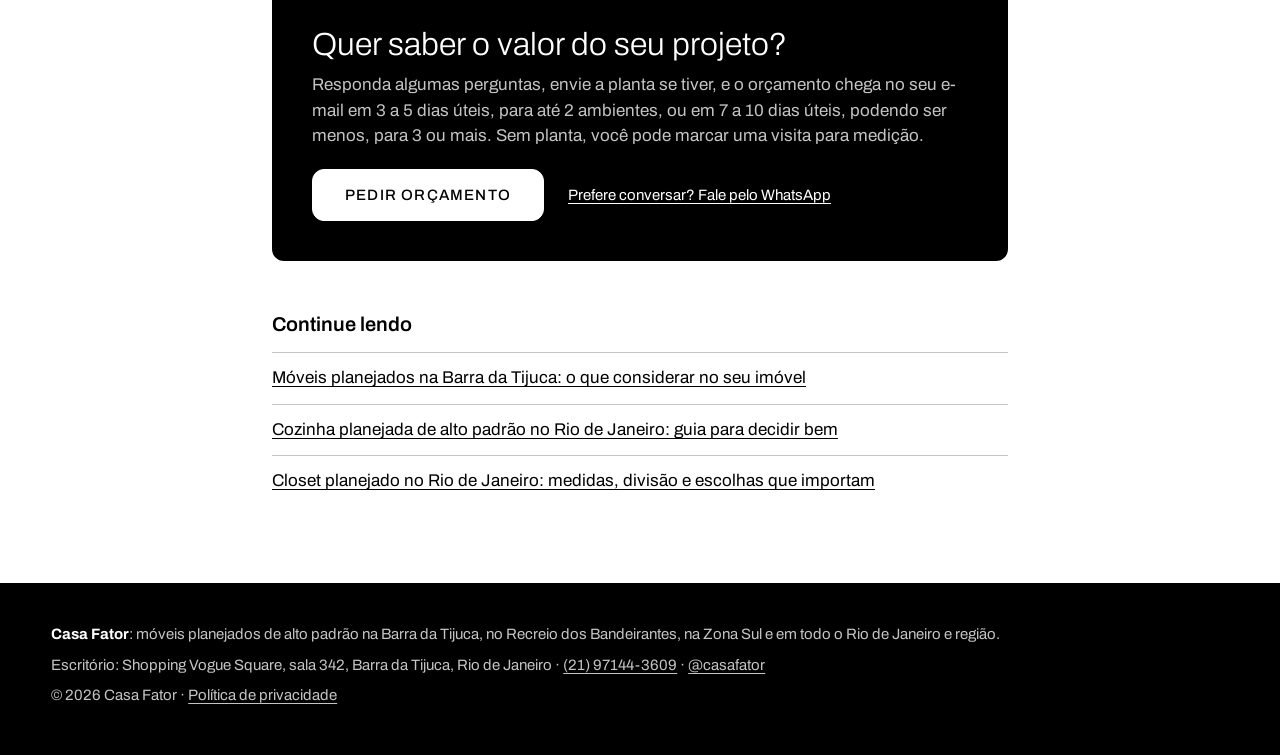
<file: blog/quanto-custam-moveis-planejados-alto-padrao.html>
<!doctype html>
<html lang="pt-BR">
<head>
  <meta charset="utf-8">
  <meta name="viewport" content="width=device-width, initial-scale=1">
  <title>Quanto custam móveis planejados de alto padrão no Rio?</title>
  <meta name="description" content="Por que não existe preço de tabela: veja o que define o valor de móveis planejados de alto padrão e como pedir um orçamento comparável no Rio.">
  <link rel="canonical" href="https://casafator.com.br/blog/quanto-custam-moveis-planejados-alto-padrao.html">
  <meta property="og:title" content="Quanto custam móveis planejados de alto padrão no Rio?">
  <meta property="og:description" content="Por que não existe preço de tabela: veja o que define o valor de móveis planejados de alto padrão e como pedir um orçamento comparável no Rio.">
  <meta property="og:type" content="article">
  <meta property="og:url" content="https://casafator.com.br/blog/quanto-custam-moveis-planejados-alto-padrao.html">
  <meta property="og:image" content="https://casafator.com.br/img/funil/gen-acabamento.jpg">
  <meta property="og:locale" content="pt_BR">
  <meta name="theme-color" content="#000000">
  <link rel="icon" href="../img/icone.svg" type="image/svg+xml">
  <link rel="preconnect" href="https://fonts.googleapis.com">
  <link rel="preconnect" href="https://fonts.gstatic.com" crossorigin>
  <link href="https://fonts.googleapis.com/css2?family=Archivo:wdth,wght@62..125,100..900&display=swap" rel="stylesheet">
  <link rel="stylesheet" href="../css/estilo.css?v=20261102c">
  <link rel="stylesheet" href="../css/blog.css?v=20261102c">
  <script type="application/ld+json">
{
  "@context": "https://schema.org",
  "@type": "BlogPosting",
  "headline": "Quanto custam móveis planejados de alto padrão no Rio de Janeiro?",
  "description": "Por que não existe preço de tabela: veja o que define o valor de móveis planejados de alto padrão e como pedir um orçamento comparável no Rio.",
  "image": "https://casafator.com.br/img/funil/gen-acabamento.jpg",
  "datePublished": "2026-10-31",
  "dateModified": "2026-10-31",
  "inLanguage": "pt-BR",
  "mainEntityOfPage": "https://casafator.com.br/blog/quanto-custam-moveis-planejados-alto-padrao.html",
  "author": {
    "@type": "Organization",
    "name": "Casa Fator",
    "url": "https://casafator.com.br/"
  },
  "publisher": {
    "@type": "Organization",
    "name": "Casa Fator",
    "url": "https://casafator.com.br/",
    "logo": {
      "@type": "ImageObject",
      "url": "https://casafator.com.br/img/icone.svg"
    }
  },
  "about": "Preço de móveis planejados de alto padrão"
}
  </script>
  <script type="application/ld+json">
{
  "@context": "https://schema.org",
  "@type": "BreadcrumbList",
  "itemListElement": [
    {
      "@type": "ListItem",
      "position": 1,
      "name": "Casa Fator",
      "item": "https://casafator.com.br/"
    },
    {
      "@type": "ListItem",
      "position": 2,
      "name": "Fator Blog",
      "item": "https://casafator.com.br/blog/"
    },
    {
      "@type": "ListItem",
      "position": 3,
      "name": "Quanto custam móveis planejados de alto padrão no Rio de Janeiro?",
      "item": "https://casafator.com.br/blog/quanto-custam-moveis-planejados-alto-padrao.html"
    }
  ]
}
  </script>
</head>
<body class="blog">
  <a class="pular" href="#conteudo">Pular para o conteúdo</a>
  <header class="blog-topo">
    <a class="blog-marca" href="../index.html" aria-label="Casa Fator, início"><img class="blog-logo" src="../img/logo.svg" alt="" width="478" height="59"></a>
    <nav class="blog-nav" aria-label="Principal">
      <a href="../index.html">Início</a>
      <a href="index.html">Fator Blog</a>
    </nav>
    <a class="botao botao-branco blog-pedir" href="../orcamento.html">Pedir orçamento</a>
  </header>
  <main id="conteudo" class="artigo">
    <nav class="trilha" aria-label="Você está em"><a href="../index.html">Casa Fator</a> / <a href="index.html">Fator Blog</a> / <span>Orçamento</span></nav>
    <h1>Quanto custam móveis planejados de alto padrão no Rio de Janeiro?</h1>
    <p class="artigo-dados">Por Equipe Casa Fator · <time datetime="2026-10-31">31 de outubro de 2026</time></p>
    <p class="artigo-resumo">Móvel sob medida não tem preço de tabela, porque cada projeto muda o resultado. Mas dá para entender o que pesa no valor e como comparar orçamentos de forma justa.</p>
    <figure class="artigo-capa">
      <img src="../img/funil/gen-acabamento.jpg" width="1067" height="1600" alt="Mãos lixando uma peça de madeira para dar acabamento" decoding="sync">
      <figcaption>Acabamento manual em madeira. Imagem ilustrativa.</figcaption>
    </figure>
    <div class="artigo-texto">
      <p>Esta é uma das primeiras perguntas de quem vai reformar. A resposta honesta é que um número sem projeto engana: dois armários do mesmo tamanho podem ter valores bem diferentes. Em vez de uma tabela que não serviria para o seu imóvel, este artigo mostra o que define o preço e como receber um orçamento que realmente vale.</p>

      <h2>O que mais pesa no valor</h2>
      <h3>Tamanho e quantidade de ambientes</h3>
      <p>Área de móveis, altura dos armários e quantidade de ambientes são a base da conta. Projetar vários ambientes juntos também pode facilitar a unidade visual e a organização da obra.</p>
      <h3>Materiais e acabamentos</h3>
      <p>Tipo de painel, lâminas naturais, laca, vidro, metal e pedra mudam bastante o resultado e o valor. O mesmo vale para a escolha por materiais mais adequados à umidade e à maresia.</p>
      <h3>Ferragens e mecanismos</h3>
      <p>Corrediças, dobradiças, sistemas de abertura, cestos internos e mecanismos especiais são o que você sente todos os dias ao usar o móvel. É um dos lugares onde uma economia aparece mais depressa.</p>
      <h3>Complexidade do desenho</h3>
      <p>Curvas, ripados, alinhamento de veios da madeira, portas muito altas e iluminação embutida exigem mais tempo de projeto, de produção e de instalação.</p>
      <h3>Condições do imóvel</h3>
      <p>Paredes fora de esquadro, acesso difícil, elevadores pequenos e regras rígidas de horário podem exigir módulos menores e mais tempo de instalação. Isso é comum em prédios da <a href="moveis-planejados-zona-sul-rio-de-janeiro.html">Zona Sul</a> e em condomínios da <a href="moveis-planejados-barra-da-tijuca.html">Barra da Tijuca</a>.</p>
      <h3>Prazo</h3>
      <p>Pedir o móvel em cima da hora limita as opções de material e o planejamento da produção. Conversar cedo costuma dar mais margem para escolher.</p>

      <h2>Como comparar orçamentos de forma justa</h2>
      <p>Um orçamento só é comparável com outro se ambos descreverem a mesma coisa. Antes de decidir, confira se estão claros:</p>
      <ul>
        <li>a lista de móveis e as medidas de cada um;</li>
        <li>o material das caixas, das portas e dos fundos;</li>
        <li>a marca e o tipo das ferragens;</li>
        <li>o que está incluído: projeto, entrega, instalação, iluminação e pedras;</li>
        <li>o prazo de entrega e a garantia;</li>
        <li>a forma de pagamento.</li>
      </ul>
      <p>Se um valor estiver muito abaixo dos demais, descubra o que ficou de fora. Muitas vezes, a diferença está nos itens que você só vai notar depois de instalado.</p>

      <h2>Como ter um orçamento mais preciso</h2>
      <ol>
        <li><strong>Separe a planta do imóvel.</strong> Com ela, o orçamento fica mais rápido e fácil.</li>
        <li><strong>Liste os ambientes e as prioridades.</strong> O que é indispensável e o que pode ficar para depois.</li>
        <li><strong>Defina os eletros</strong>, se o projeto incluir a cozinha. O <a href="cozinha-planejada-rio-de-janeiro.html">guia de cozinha</a> explica por quê.</li>
        <li><strong>Junte referências</strong> de que você gosta e de que não gosta.</li>
        <li><strong>Pense em uma faixa de investimento.</strong> Ela ajuda o projetista a propor o que faz sentido para você.</li>
      </ol>

      <h2>Como funciona o orçamento na Casa Fator</h2>
      <p>Você responde a algumas perguntas sobre ambientes, faixa de investimento e prazo, e envia a planta. O projetista analisa as informações, e o orçamento chega no seu e-mail em 3 a 5 dias úteis, para até 2 ambientes, ou em 7 a 10 dias úteis, podendo ser menos, para 3 ou mais. Sem planta, é possível marcar uma visita para medição no local, com taxa simbólica. A equipe informa o valor e a forma de pagamento ao combinar a visita.</p>

      <h2>Perguntas frequentes</h2>
      <h3>Por que vocês não publicam uma tabela de preços?</h3>
      <p>Porque cada projeto é desenhado para um imóvel. Um número genérico provavelmente estaria errado para o seu caso.</p>
      <h3>Atendem quais regiões?</h3>
      <p>Barra da Tijuca, <a href="moveis-planejados-recreio-dos-bandeirantes.html">Recreio dos Bandeirantes</a>, Zona Sul e todo o Rio de Janeiro e região.</p>
    </div>
    <aside class="artigo-chamada">
      <h2>Quer saber o valor do seu projeto?</h2>
      <p>Responda algumas perguntas, envie a planta se tiver, e o orçamento chega no seu e-mail em 3 a 5 dias úteis, para até 2 ambientes, ou em 7 a 10 dias úteis, podendo ser menos, para 3 ou mais. Sem planta, você pode marcar uma visita para medição.</p>
      <p class="artigo-chamada-acoes"><a class="botao botao-branco" href="../orcamento.html">Pedir orçamento</a> <a class="blog-link-claro" href="https://wa.me/5521971443609?text=Ol%C3%A1!%20Li%20o%20Fator%20Blog%20e%20gostaria%20de%20falar%20sobre%20um%20projeto">Prefere conversar? Fale pelo WhatsApp</a></p>
    </aside>
    <section class="artigo-relacionados" aria-label="Continue lendo">
      <h2>Continue lendo</h2>
      <ul>
        <li><a href="moveis-planejados-barra-da-tijuca.html">Móveis planejados na Barra da Tijuca: o que considerar no seu imóvel</a></li>
        <li><a href="cozinha-planejada-rio-de-janeiro.html">Cozinha planejada de alto padrão no Rio de Janeiro: guia para decidir bem</a></li>
        <li><a href="closet-planejado-rio-de-janeiro.html">Closet planejado no Rio de Janeiro: medidas, divisão e escolhas que importam</a></li>
      </ul>
    </section>
  </main>
  <footer class="blog-rodape">
    <p><strong>Casa Fator</strong>: móveis planejados de alto padrão na Barra da Tijuca, no Recreio dos Bandeirantes, na Zona Sul e em todo o Rio de Janeiro e região.</p>
    <p>Escritório: Shopping Vogue Square, sala 342, Barra da Tijuca, Rio de Janeiro · <a href="tel:+5521971443609">(21) 97144-3609</a> · <a href="https://www.instagram.com/casafator/">@casafator</a></p>
    <p>© 2026 Casa Fator · <a href="../privacidade.html">Política de privacidade</a></p>
  </footer>
</body>
</html>
</file>
<file: css/estilo.css>
:root {
  --preto: #000000;
  --branco: #ffffff;
  --grafite: #3d3d3d;
  --cinza-claro: #c4c4c4;
  --margem: clamp(1rem, 4vw, 4rem);
  --topo: 4.5rem;
  --fonte: "Archivo", "Helvetica Neue", Arial, sans-serif;
}

* { box-sizing: border-box; }

html { scroll-behavior: smooth; scroll-padding-top: var(--topo); }

body {
  margin: 0;
  background: var(--branco);
  color: var(--preto);
  font-family: var(--fonte);
  font-size: 1.0625rem;
  line-height: 1.55;
}

a { color: inherit; }

img, svg { display: block; }

figure { margin: 0; }

:focus-visible { outline: 3px solid currentColor; outline-offset: 3px; }

.pular {
  position: absolute;
  left: 1rem;
  top: -4rem;
  z-index: 30;
  padding: .75rem 1rem;
  background: var(--branco);
  color: var(--preto);
}

.pular:focus { top: 1rem; }

.pesado {
  display: block;
  font-weight: 900;
  font-stretch: 62%;
}

.leve {
  display: block;
  font-weight: 100;
  font-stretch: 100%;
}

/* Topo: transparente sobre a abertura, preto depois dela */
.topo {
  position: fixed;
  inset: 0 0 auto;
  z-index: 20;
  display: flex;
  align-items: center;
  gap: 2rem;
  height: var(--topo);
  padding: 0 var(--margem);
  color: var(--branco);
  transition: background-color .3s ease;
}

.topo-solido { background: var(--preto); }

.topo-logo { display: block; width: clamp(8.5rem, 14vw, 11.5rem); margin-right: auto; }

.topo-logo svg { width: 100%; height: auto; }

.topo-nav { display: flex; gap: 1.75rem; }

.topo-nav a,
.topo-orcamento { text-decoration: none; font-size: .9375rem; }

.topo-nav a:hover { text-decoration: underline; text-underline-offset: .3em; }

.topo-orcamento {
  padding: .5rem .875rem;
  border: 1px solid var(--branco);
  border-radius: .75rem;
  white-space: nowrap;
}

.topo-orcamento:hover { background: var(--branco); color: var(--preto); }

/* Botão do menu: só aparece no celular */
.topo-menu {
  display: none;
  flex: none;
  width: 2.75rem;
  height: 2.75rem;
  padding: .5rem;
  border: 0;
  background: transparent;
  color: inherit;
  cursor: pointer;
}

.topo-menu svg { width: 100%; height: 100%; fill: none; stroke: currentColor; stroke-width: 1.5; }

/* Abertura em tela cheia */
.abertura {
  position: relative;
  display: flex;
  align-items: flex-end;
  min-height: 100vh;
  min-height: 100svh;
  overflow: hidden;
  background: var(--preto);
  color: var(--branco);
}

.abertura-foto { position: absolute; inset: 0; }

.abertura-img {
  width: 100%;
  height: 100%;
  object-fit: cover;
  /* Paralaxe: `translate` não briga com o `transform` da animação de entrada */
  translate: 0 var(--paralaxe, 0);
  animation: assentar 1.8s cubic-bezier(.2, .7, .2, 1) both;
}

.abertura-foto::before {
  content: "";
  position: absolute;
  inset: 0;
  z-index: 1;
  background: linear-gradient(to top, rgb(0 0 0 / .88) 0%, rgb(0 0 0 / .62) 38%, rgb(0 0 0 / .18) 68%, rgb(0 0 0 / .55) 100%);
}

@keyframes assentar {
  from { transform: scale(1.09); }
  to { transform: scale(1); }
}

.abertura-conteudo {
  position: relative;
  z-index: 2;
  display: grid;
  grid-template-columns: minmax(0, 1fr) minmax(0, 24rem);
  gap: clamp(1.5rem, 4vw, 4rem);
  align-items: end;
  width: 100%;
  padding: calc(var(--topo) + 2rem) var(--margem) clamp(2rem, 5vw, 4rem);
}

.abertura-titulo {
  margin: 0;
  font-size: clamp(3rem, 8.6vw, 8.75rem);
  line-height: 1;
  font-weight: 400;
}

.abertura-titulo .linha { display: block; overflow: hidden; padding-bottom: .08em; }

.abertura-titulo .pesado,
.abertura-titulo .leve { animation: entrar 1.1s cubic-bezier(.2, .7, .2, 1) both; }

.abertura-titulo .leve { animation-delay: .12s; letter-spacing: -.02em; }

@keyframes entrar {
  from { transform: translateY(105%); }
  to { transform: translateY(0); }
}

.abertura-texto p {
  margin: 0 0 1.5rem;
  font-size: clamp(1.0625rem, 1.4vw, 1.25rem);
  line-height: 1.4;
}

/* Selo que acompanha o mouse */
.selo {
  position: absolute;
  z-index: 3;
  top: 24%;
  right: clamp(1.5rem, 9vw, 9rem);
  display: grid;
  place-items: center;
  width: clamp(6.5rem, 10vw, 9rem);
  aspect-ratio: 1;
  border-radius: 50%;
  background: rgb(0 0 0 / .55);
  color: var(--branco);
  will-change: transform;
}

.selo:hover { background: var(--preto); }

.selo-giro {
  grid-area: 1 / 1;
  width: 100%;
  fill: currentColor;
  font-family: var(--fonte);
  font-size: 10.5px;
  font-weight: 500;
  overflow: visible;
  animation: girar 18s linear infinite;
}

.selo-seta {
  grid-area: 1 / 1;
  width: 32%;
  fill: none;
  stroke: currentColor;
  stroke-width: 1.5;
}

@keyframes girar { to { transform: rotate(360deg); } }

/* Botões */
.botao {
  display: inline-block;
  padding: 1rem 2rem;
  border: 1px solid currentColor;
  border-radius: .75rem;
  font-size: .9375rem;
  font-weight: 500;
  letter-spacing: .08em;
  line-height: 1.25;
  text-align: center;
  text-decoration: none;
  text-transform: uppercase;
}

.botao-preto { background: var(--preto); border-color: var(--preto); color: var(--branco); }

.botao-preto:hover { background: var(--branco); color: var(--preto); }

.botao-branco { background: var(--branco); border-color: var(--branco); color: var(--preto); }

.botao-branco:hover { background: var(--preto); color: var(--branco); }

.titulo-grande {
  margin: 0;
  font-size: clamp(2.5rem, 6.4vw, 6.5rem);
  line-height: 1.02;
  font-weight: 400;
}

.titulo-secao {
  margin: 0 0 clamp(2rem, 4vw, 3.5rem);
  font-size: clamp(1.5rem, 2.4vw, 2.25rem);
  line-height: 1.15;
  font-weight: 300;
}

/* Serviços: cada ambiente fica parado e o próximo sobe por cima */
.servicos { padding-top: clamp(4rem, 8vw, 7.5rem); }

.servicos .titulo-grande { padding: 0 var(--margem) 1.25rem; }

.servicos-intro {
  margin: 0;
  padding: 0 var(--margem) clamp(2.5rem, 5vw, 4.5rem);
  font-size: clamp(1.125rem, 1.6vw, 1.5rem);
  line-height: 1.4;
}

.ambientes { margin: 0; padding: 0 clamp(.375rem, 1vw, .75rem); list-style: none; }

.ambiente {
  position: sticky;
  top: var(--topo);
  display: grid;
  grid-template-columns: minmax(0, 1fr) minmax(0, 2.6fr);
  gap: clamp(1.5rem, 4vw, 4rem);
  align-items: center;
  height: calc(100vh - var(--topo));
  height: calc(100svh - var(--topo));
  min-height: 30rem;
  padding: clamp(1.5rem, 4vw, 4rem) var(--margem);
  overflow: hidden;
  border-radius: 1rem 1rem 0 0;
  background: var(--preto);
  color: var(--branco);
}

.ambiente-fundo {
  position: absolute;
  inset: 0;
  width: 100%;
  height: 100%;
  object-fit: cover;
  filter: blur(22px) brightness(.32);
  transform: scale(1.12);
}

.ambiente-texto,
.ambiente-foto { position: relative; }

.ambiente-texto h3 {
  margin: 0 0 .75rem;
  font-size: clamp(2.25rem, 4.2vw, 4.25rem);
  line-height: 1.02;
  font-weight: 900;
  font-stretch: 62%;
}

.ambiente-texto p { margin: 0 0 1.5rem; max-width: 22rem; color: var(--branco); }

.ambiente-foto { height: 100%; min-height: 0; overflow: hidden; border-radius: .75rem; }

.ambiente-img { width: 100%; height: 100%; object-fit: cover; }

/* Projetos: faixas de imagens em sentidos opostos */
.projetos { position: relative; z-index: 1; padding: clamp(4rem, 8vw, 7.5rem) 0; background: var(--branco); }

.projetos-topo {
  display: flex;
  flex-wrap: wrap;
  align-items: flex-end;
  justify-content: space-between;
  gap: 1rem 2rem;
  padding: 0 var(--margem) clamp(2.5rem, 5vw, 4rem);
}

.faixas-pausar {
  padding: .5rem .875rem;
  border: 1px solid var(--preto);
  background: none;
  color: inherit;
  font: inherit;
  font-size: .9375rem;
  cursor: pointer;
}

.faixas-pausar[hidden] { display: none; }

.faixas-pausar:hover { background: var(--preto); color: var(--branco); }

.faixas { display: grid; gap: clamp(.75rem, 1.6vw, 1.5rem); }

.faixa { overflow-x: auto; }

.faixa-trilho { display: flex; width: max-content; }

.faixa-grupo { display: flex; gap: clamp(.75rem, 1.6vw, 1.5rem); padding-right: clamp(.75rem, 1.6vw, 1.5rem); }

.faixa-foto { flex: none; overflow: hidden; border-radius: .75rem; }

.faixa-img { width: 100%; height: 100%; object-fit: cover; }

.faixa-esquerda .faixa-foto { height: clamp(15rem, 32vw, 31rem); }

.faixa-direita .faixa-foto { height: clamp(12rem, 25vw, 24rem); }

.faixas-animadas .faixa { overflow: hidden; }

.faixas-animadas .faixa-trilho { animation: correr 60s linear infinite; }

.faixas-animadas .faixa-direita .faixa-trilho { animation-direction: reverse; }

.faixas-animadas .faixa:hover .faixa-trilho,
.faixas-pausadas .faixa-trilho { animation-play-state: paused; }

@keyframes correr {
  from { transform: translateX(0); }
  to { transform: translateX(-50%); }
}

.projetos-link { margin: clamp(2rem, 4vw, 3rem) var(--margem) 0; }

/* Seu projeto em 3D */
.seu-3d {
  position: relative;
  z-index: 1;
  display: grid;
  grid-template-columns: minmax(0, 1fr) minmax(0, 1.2fr);
  align-items: center;
  gap: clamp(2rem, 5vw, 5rem);
  padding: clamp(4rem, 8vw, 7.5rem) var(--margem);
  background: var(--preto);
  color: var(--branco);
}

.seu-3d .titulo-grande { font-size: clamp(2.5rem, 4.6vw, 4.75rem); }

.seu-3d-texto p { margin: 1.5rem 0 2rem; font-size: clamp(1.125rem, 1.6vw, 1.5rem); line-height: 1.4; }

.seu-3d-foto img { width: 100%; height: auto; border-radius: .75rem; }

/* Processo */
.processo {
  position: relative;
  z-index: 1;
  padding: clamp(4rem, 8vw, 7.5rem) var(--margem);
  background: var(--branco);
  border-top: 1px solid var(--preto);
}

.processo-etapas {
  display: grid;
  grid-template-columns: repeat(4, minmax(0, 1fr));
  gap: clamp(1.5rem, 3vw, 3rem);
  margin: 0;
  padding: 0;
  list-style: none;
  counter-reset: etapa;
}

.processo-etapas li { counter-increment: etapa; border-top: 1px solid var(--preto); padding-top: 1rem; }

.processo-etapas li::before {
  content: counter(etapa);
  display: block;
  margin-bottom: 1.5rem;
  font-size: clamp(3.5rem, 6vw, 6rem);
  font-weight: 900;
  font-stretch: 62%;
  line-height: 1;
}

.processo-etapas h3 { margin: 0 0 .5rem; font-size: 1.375rem; line-height: 1.2; font-weight: 600; }

.processo-etapas p { margin: 0; color: var(--grafite); }

/* Contato */
.contato { padding: clamp(4rem, 9vw, 8.5rem) var(--margem); background: var(--preto); color: var(--branco); }

.contato-titulo {
  margin: 0 0 2.5rem;
  font-size: clamp(2.5rem, 7vw, 7rem);
  line-height: 1.02;
  font-weight: 400;
}

.contato-titulo .leve { letter-spacing: -.015em; }

.contato-canais {
  display: flex;
  flex-wrap: wrap;
  gap: .75rem 2.5rem;
  margin: 2rem 0 0;
  padding: 0;
  list-style: none;
}

.contato-canais a { text-underline-offset: .25em; }

/* Rodapé */
.rodape {
  display: flex;
  flex-wrap: wrap;
  align-items: center;
  justify-content: space-between;
  gap: 1rem;
  padding: 1.5rem var(--margem);
  background: var(--branco);
  color: var(--preto);
}

.rodape-logo { width: 9rem; height: auto; }

.rodape p { margin: 0; font-size: .9375rem; }

/* Larguras menores */
@media (max-width: 62rem) {
  .abertura-conteudo { grid-template-columns: minmax(0, 1fr); }
  .seu-3d { grid-template-columns: minmax(0, 1fr); }
  .processo-etapas { grid-template-columns: repeat(2, minmax(0, 1fr)); }
  .ambiente { grid-template-columns: minmax(0, 1fr); grid-template-rows: auto minmax(0, 1fr); align-items: stretch; gap: 1.25rem; padding-top: 1.75rem; padding-bottom: 1.25rem; }
}

@media (max-width: 44rem) {
  :root { --topo: 4rem; }
  .topo { gap: .75rem; }
  .topo-logo { width: 7rem; }
  .topo-menu { display: block; }
  .topo-nav { display: none; }
  .topo-aberto { background: var(--preto); }
  .topo-aberto .topo-nav {
    position: absolute;
    top: 100%;
    left: 0;
    right: 0;
    display: flex;
    flex-direction: column;
    gap: 0;
    padding: 0 var(--margem) 1rem;
    background: var(--preto);
  }
  .topo-aberto .topo-nav a { padding: .75rem 0; border-top: 1px solid var(--grafite); font-size: 1.0625rem; }
  .selo { top: calc(var(--topo) + 2.5rem); right: 1rem; width: 6rem; }
  .selo-giro { font-size: 11px; }
  .ambiente-texto p { margin-bottom: 1rem; }
  .ambiente-texto .botao { padding: .75rem 1rem; }
  .processo-etapas { grid-template-columns: 1fr; }
  .processo-etapas li::before { margin-bottom: .75rem; }
}

/* Telas muito estreitas: o pedido de orçamento continua na abertura */
@media (max-width: 22rem) {
  .topo-orcamento { display: none; }
}

@media (prefers-reduced-motion: reduce) {
  html { scroll-behavior: auto; }
  .abertura-img,
  .abertura-titulo .pesado,
  .abertura-titulo .leve,
  .selo-giro { animation: none; }
  .topo { transition: none; }
}

/* Transição suave ao trocar de página, nos navegadores que oferecem o recurso */
@view-transition { navigation: auto; }

@keyframes pagina-sai { to { opacity: 0; } }

@keyframes pagina-entra {
  from { opacity: 0; transform: translateY(.75rem); }
}

::view-transition-old(root) { animation: pagina-sai .22s ease both; }

::view-transition-new(root) { animation: pagina-entra .42s cubic-bezier(.2, .7, .2, 1) both; }

@media (prefers-reduced-motion: reduce) {
  @view-transition { navigation: none; }

  ::view-transition-old(root),
  ::view-transition-new(root) { animation: none; }
}
</file>
<file: css/blog.css>
/* Fator Blog: leitura em fundo branco, topo e rodapé pretos */
.blog { background: var(--branco); color: var(--preto); }

.blog-topo {
  display: flex;
  align-items: center;
  gap: 1.75rem;
  padding: .875rem var(--margem);
  background: var(--preto);
  color: var(--branco);
}

.blog-marca { display: block; width: clamp(8.5rem, 14vw, 11rem); }

.blog-logo { display: block; width: 100%; height: auto; filter: brightness(0) invert(1); }

.blog-nav { display: flex; gap: 1.5rem; margin-left: auto; }

.blog-nav a { color: inherit; text-decoration: none; font-size: .9375rem; }

.blog-nav a:hover { text-decoration: underline; text-underline-offset: .3em; }

.blog-pedir { padding: .625rem 1.125rem; font-size: .8125rem; white-space: nowrap; }

.blog-capa { max-width: 76rem; margin: 0 auto; padding: clamp(2.5rem, 6vw, 5rem) var(--margem); }

.blog-capa h1 {
  margin: 0;
  font-size: clamp(2.75rem, 7vw, 6rem);
  line-height: 1;
  font-weight: 300;
}

.blog-intro { max-width: 44rem; margin: 1rem 0 clamp(2rem, 5vw, 3.5rem); font-size: 1.1875rem; line-height: 1.5; color: var(--grafite); }

.cartoes {
  display: grid;
  grid-template-columns: repeat(auto-fill, minmax(min(100%, 20rem), 1fr));
  gap: 2.5rem 1.75rem;
  margin: 0;
  padding: 0;
  list-style: none;
}

.cartao a { display: block; color: inherit; text-decoration: none; }

.cartao img { display: block; width: 100%; height: auto; aspect-ratio: 16 / 10; object-fit: cover; border-radius: .75rem; }

.cartao-categoria { display: block; margin-top: 1rem; color: var(--grafite); font-size: .875rem; }

.cartao h2 { margin: .25rem 0 .5rem; font-size: 1.3125rem; line-height: 1.2; font-weight: 500; }

.cartao a:hover h2 { text-decoration: underline; text-underline-offset: .2em; }

.cartao p { margin: 0; color: var(--grafite); font-size: .9375rem; line-height: 1.5; }

.artigo { max-width: 46rem; margin: 0 auto; padding: 1.5rem var(--margem) clamp(3rem, 6vw, 5rem); box-sizing: content-box; }

.trilha { font-size: .875rem; color: var(--grafite); overflow-wrap: anywhere; }

.trilha a { color: inherit; }

.artigo h1 {
  margin: 1.5rem 0 .75rem;
  font-size: clamp(2rem, 4.6vw, 3.25rem);
  line-height: 1.08;
  font-weight: 300;
}

.artigo-dados { margin: 0; color: var(--grafite); font-size: .9375rem; }

.artigo-resumo { margin: 1.25rem 0 0; font-size: 1.25rem; line-height: 1.45; }

.artigo-capa { margin: 2rem 0; }

.artigo-capa img { display: block; width: 100%; height: auto; max-height: 34rem; object-fit: cover; border-radius: .75rem; }

.artigo-capa figcaption { margin-top: .5rem; color: var(--grafite); font-size: .875rem; }

.artigo-texto { font-size: 1.0625rem; line-height: 1.65; }

.artigo-texto h2 { margin: 2.5rem 0 .5rem; font-size: 1.625rem; line-height: 1.2; font-weight: 500; }

.artigo-texto h3 { margin: 1.5rem 0 .25rem; font-size: 1.125rem; line-height: 1.3; font-weight: 600; }

.artigo-texto p { margin: 0 0 1rem; }

.artigo-texto ul,
.artigo-texto ol { margin: 0 0 1rem; padding-left: 1.375rem; }

.artigo-texto li { margin-bottom: .375rem; }

.artigo-texto a,
.artigo-relacionados a,
.blog-rodape a { color: inherit; text-underline-offset: .2em; }

.artigo-chamada {
  margin-top: 3rem;
  padding: clamp(1.5rem, 4vw, 2.5rem);
  border-radius: .75rem;
  background: var(--preto);
  color: var(--branco);
}

.artigo-chamada h2 { margin: 0 0 .5rem; font-size: clamp(1.5rem, 3vw, 2rem); line-height: 1.15; font-weight: 300; }

.artigo-chamada p { margin: 0; line-height: 1.5; color: var(--cinza-claro); }

.artigo-chamada .artigo-chamada-acoes { display: flex; flex-wrap: wrap; align-items: center; gap: 1rem 1.5rem; margin-top: 1.25rem; }

.blog-link-claro { color: var(--branco); font-size: .9375rem; text-underline-offset: .2em; }

.artigo-relacionados { margin-top: 3rem; }

.artigo-relacionados h2 { margin: 0 0 .75rem; font-size: 1.25rem; font-weight: 600; }

.artigo-relacionados ul { margin: 0; padding: 0; list-style: none; }

.artigo-relacionados li { padding: .75rem 0; border-top: 1px solid var(--cinza-claro); }

.blog-rodape { padding: 2.5rem var(--margem); background: var(--preto); color: var(--cinza-claro); font-size: .9375rem; line-height: 1.5; }

.blog-rodape p { margin: 0 0 .5rem; max-width: 60rem; }

.blog-rodape strong { color: var(--branco); }

@media (max-width: 44rem) {
  .blog-nav { display: none; }

  .blog-pedir { margin-left: auto; }

  .artigo { box-sizing: border-box; }
}
</file>
<file: css/cozinha-3d.css>
/* Cozinha 3D: modelo à esquerda, detalhes à direita */
.coz-pagina { margin: 0; background: var(--preto); color: var(--branco); }

.coz-topo {
  display: flex;
  align-items: center;
  gap: 1.5rem;
  min-height: 3.75rem;
  padding: .5rem var(--margem);
  box-sizing: border-box;
}

.coz-marca { display: block; flex: none; width: 9.5rem; }

.coz-marca img { display: block; width: 100%; height: auto; filter: brightness(0) invert(1); }

.coz-topo h1 { margin: 0; font-size: 1rem; font-weight: 300; }

.coz-voltar { margin-left: auto; color: inherit; font-size: .9375rem; text-underline-offset: .25em; white-space: nowrap; }

.coz {
  display: grid;
  grid-template-columns: minmax(0, 1fr) minmax(20rem, 25rem);
  height: calc(100vh - 3.75rem);
  height: calc(100svh - 3.75rem);
}

.coz-area { position: relative; min-width: 0; min-height: 0; background: #0d0d0d; }

.coz-area canvas { display: block; width: 100%; height: 100%; cursor: grab; touch-action: none; }

.coz-area canvas:active { cursor: grabbing; }

.coz-area canvas { transition: opacity .22s ease; }

.coz-area canvas.coz-trocando { opacity: 0; }

.coz-seletor {
  position: absolute;
  top: 1rem;
  left: .5rem;
  right: .5rem;
  display: flex;
  gap: .25rem;
  padding: .25rem;
  width: max-content;
  max-width: calc(100% - 1rem);
  margin-inline: auto;
  overflow-x: auto;
  scrollbar-width: none;
  border-radius: .875rem;
  background: rgba(0, 0, 0, .72);
}

.coz-seletor::-webkit-scrollbar { display: none; }

.coz-seletor button {
  flex: none;
  min-width: 5.5rem;
  min-height: 2.75rem;
  padding: .25rem 1rem;
  border: 0;
  border-radius: .625rem;
  background: transparent;
  color: var(--branco);
  font: inherit;
  font-size: .9375rem;
  cursor: pointer;
}

.coz-seletor button:hover { background: rgba(255, 255, 255, .16); }

.coz-seletor button:focus-visible { outline: 3px solid var(--branco); outline-offset: 2px; }

.coz-seletor button[aria-pressed="true"] { background: var(--branco); color: var(--preto); }

.coz-tudo {
  position: absolute;
  top: 1rem;
  left: 1rem;
  padding: .625rem 1.125rem;
  border-color: var(--branco);
  background: rgba(0, 0, 0, .68);
  color: var(--branco);
  font-family: inherit;
  font-size: .8125rem;
  cursor: pointer;
}

.coz-tudo:hover { background: var(--branco); color: var(--preto); }

.coz-tudo[hidden] { display: none; }

/* No computador, botão e instruções ficam soltos; no celular, empilhados */
.coz-rodape { display: contents; }

.coz-abrir { display: block; width: 100%; margin: 0 0 .75rem; font-family: inherit; cursor: pointer; }

.coz-dica {
  position: absolute;
  left: 50%;
  bottom: 1rem;
  margin: 0;
  padding: .375rem .875rem;
  border-radius: .75rem;
  background: rgba(0, 0, 0, .68);
  color: var(--branco);
  font-size: .8125rem;
  transform: translateX(-50%);
  width: max-content;
  max-width: calc(100% - 2rem);
  text-align: center;
  pointer-events: none;
}

.coz-sem-3d { margin: 0; padding: 2rem var(--margem); line-height: 1.5; }

.coz-carregando { position: absolute; inset: 0; display: grid; place-items: center; padding: 1rem; color: var(--branco); text-align: center; }

/* Mantém a área do 3D com altura enquanto a casa é montada */
.coz-area:has(.coz-carregando) { min-height: 58vh; }

.coz-painel { overflow-y: auto; padding: 1.5rem; border-left: 1px solid var(--grafite); }

.coz-detalhe h2 { margin: 0 0 .5rem; font-size: 1.625rem; line-height: 1.15; font-weight: 300; }

.coz-detalhe p { margin: 0 0 .875rem; color: var(--cinza-claro); line-height: 1.45; }

.coz-detalhe .coz-grupo { margin-bottom: .25rem; font-size: .8125rem; }

.coz-detalhe dl { margin: 0; }

.coz-detalhe dt { margin-top: .625rem; color: var(--cinza-claro); font-size: .8125rem; }

.coz-detalhe dd { margin: 0; line-height: 1.35; font-weight: 500; }

.coz-convite { margin: 1.25rem 0 0; padding-top: 1rem; border-top: 1px solid var(--grafite); line-height: 1.4; font-weight: 500; }

.coz-pedir { display: block; margin: 1rem 0 1.5rem; }

.coz-lista h3 { margin: 1.25rem 0 .5rem; font-size: .875rem; font-weight: 700; }

.coz-botoes { display: flex; flex-wrap: wrap; gap: .375rem; }

.coz-botoes button {
  min-height: 2.75rem;
  padding: .375rem .75rem;
  border: 1px solid var(--grafite);
  border-radius: .75rem;
  background: #141414;
  color: var(--branco);
  font: inherit;
  font-size: .875rem;
  cursor: pointer;
}

.coz-botoes button:hover { border-color: var(--branco); }

.coz-botoes button:focus-visible { outline: 3px solid var(--branco); outline-offset: 2px; }

.coz-botoes button[aria-pressed="true"] { border-color: var(--branco); background: var(--branco); color: var(--preto); }

.coz-aviso { margin: 1.5rem 0 0; color: var(--cinza-claro); font-size: .8125rem; line-height: 1.45; }

/* Sem largura para o botão ao lado do seletor: botão e instruções empilhados,
   com espaço fixo, mesmo se o texto ocupar mais linhas */
@media (max-width: 92rem) {
  .coz-rodape {
    position: absolute;
    left: 0;
    right: 0;
    bottom: .75rem;
    display: flex;
    flex-direction: column;
    align-items: center;
    gap: .875rem;
    pointer-events: none;
  }

  .coz-dica { position: static; max-width: 90%; white-space: normal; text-align: center; transform: none; }

  .coz-tudo { position: static; white-space: nowrap; pointer-events: auto; }
}

@media (max-width: 62rem) {
  .coz { display: block; height: auto; }

  /* O 3D ocupa a tela, sem nada em cima dele além do seletor; o resto fica abaixo, na rolagem */
  .coz-area { height: auto; }

  .coz-area canvas { height: 76vh; height: 76svh; touch-action: pan-y; }

  .coz-area:has(.coz-carregando) { min-height: 76svh; }

  .coz-rodape { position: static; display: flex; justify-content: center; padding: 0 var(--margem); gap: 0; }

  /* Aviso de que a experiência é melhor no computador, logo abaixo do seletor */
  .coz-aviso-pc {
    position: absolute;
    top: 4.75rem;
    left: .5rem;
    right: .5rem;
    display: flex;
    align-items: center;
    justify-content: space-between;
    gap: .75rem;
    padding: .25rem .25rem .25rem .875rem;
    border-radius: .875rem;
    background: rgba(0, 0, 0, .78);
    color: var(--branco);
    font-size: .875rem;
    line-height: 1.3;
  }

  .coz-aviso-pc p { margin: 0; }

  .coz-aviso-pc button {
    flex: none;
    min-height: 2.75rem;
    padding: .25rem .875rem;
    border: 0;
    border-radius: .625rem;
    background: var(--branco);
    color: var(--preto);
    font: inherit;
    cursor: pointer;
  }

  .coz-aviso-pc button:focus-visible { outline: 3px solid var(--branco); outline-offset: 2px; }

  .coz-tudo { margin: .875rem 0; }

  .coz-painel { overflow: visible; border-left: 0; border-top: 1px solid var(--grafite); padding: 1.25rem var(--margem) 2rem; }

  .coz-dica { position: static; margin: 1.25rem 0 0; padding: 0; background: none; color: var(--cinza-claro); font-size: .8125rem; line-height: 1.45; text-align: left; white-space: normal; transform: none; }

  /* Vários cômodos: a faixa rola para o lado em telas estreitas */
  .coz-seletor button { min-width: 0; padding: .25rem .75rem; white-space: nowrap; font-size: .875rem; }

  .coz-topo h1 { display: none; }
}
</file>
<file: css/orcamento.css>
/* Funil de orçamento: foto à esquerda, uma pergunta por vez à direita, sobre fundo preto */
.funil {
  display: grid;
  grid-template-columns: minmax(0, 1fr) minmax(0, 2fr);
  min-height: 100vh;
  min-height: 100svh;
  background: var(--preto);
  color: var(--branco);
}

.funil-lado {
  position: sticky;
  top: 0;
  display: flex;
  align-items: flex-end;
  height: 100vh;
  height: 100svh;
  overflow: hidden;
  padding: clamp(1.5rem, 3vw, 3rem);
  background: var(--preto);
}

.funil-foto {
  position: absolute;
  inset: 0;
  width: 100%;
  height: 100%;
  object-fit: cover;
}

.funil-lado::after {
  content: "";
  position: absolute;
  inset: 0;
  background: linear-gradient(to top, rgba(0, 0, 0, .82), rgba(0, 0, 0, .1) 55%, rgba(0, 0, 0, .55));
}

.funil-marca {
  position: absolute;
  z-index: 1;
  top: clamp(1.25rem, 3vw, 2.25rem);
  left: clamp(1.5rem, 3vw, 3rem);
  width: clamp(8.5rem, 12vw, 11rem);
}

.funil-marca img { width: 100%; height: auto; filter: brightness(0) invert(1); }

.funil-frase {
  position: relative;
  z-index: 1;
  margin: 0;
  max-width: 14em;
  font-size: clamp(1.625rem, 2.4vw, 2.5rem);
  line-height: 1.15;
  font-weight: 300;
}

.funil-conteudo {
  display: flex;
  flex-direction: column;
  justify-content: center;
  min-width: 0;
  padding: clamp(1.5rem, 3.5vw, 3.5rem) clamp(1.25rem, 4.5vw, 5rem);
}

.funil-progresso { margin: 0 0 .5rem; font-size: .9375rem; color: var(--cinza-claro); }

.funil-barra { height: 3px; margin-bottom: 1.75rem; background: var(--grafite); }

.funil-barra span { display: block; height: 100%; background: var(--branco); }

.funil h1 {
  margin: 0 0 .5rem;
  font-size: clamp(1.75rem, 2.8vw, 2.75rem);
  line-height: 1.1;
  font-weight: 300;
}

.funil h1:focus { outline: none; }

.funil h2 {
  margin: 0 0 .75rem;
  font-size: .9375rem;
  font-weight: 700;
  letter-spacing: .02em;
}

.funil-dica { margin: 0; color: var(--cinza-claro); }

.funil-ajuda { margin: .75rem 0 0; color: var(--cinza-claro); }

.funil-opcoes {
  display: grid;
  grid-template-columns: repeat(auto-fill, minmax(10.5rem, 1fr));
  gap: .75rem;
  margin-top: 1.5rem;
}

.funil-cartoes { grid-template-columns: repeat(auto-fit, minmax(13rem, 1fr)); }

.funil-cartoes-tres { grid-template-columns: repeat(auto-fit, minmax(14rem, 1fr)); }

.funil-cartoes-ambientes,
[data-etapa="prazo"] .funil-cartoes { grid-template-columns: repeat(auto-fill, minmax(12rem, 1fr)); }

.funil-opcao {
  position: relative;
  min-height: 3rem;
  padding: .5rem;
  border: 1px solid var(--grafite);
  border-radius: .75rem;
  background: #141414;
  color: var(--branco);
  font: inherit;
  font-weight: 500;
  line-height: 1.25;
  cursor: pointer;
  transition: background-color .15s ease, color .15s ease, border-color .15s ease;
}

.funil-opcao:hover { border-color: var(--branco); }

.funil-opcao:focus-visible,
.funil-voltar:focus-visible,
.funil-conversar:focus-visible { outline: 3px solid var(--branco); outline-offset: 3px; }

.funil-opcao[aria-pressed="true"] { border-color: var(--branco); background: var(--branco); color: var(--preto); }

.funil-cartao {
  display: flex;
  flex-direction: column;
  align-items: stretch;
  justify-content: flex-start;
  padding: 1rem 2.5rem 1rem 1rem;
  text-align: left;
}

.funil-opcao-titulo { display: block; font-weight: 700; }

.funil-opcao-texto {
  display: block;
  margin-top: .25rem;
  color: var(--cinza-claro);
  font-size: .875rem;
  font-weight: 400;
  line-height: 1.35;
}

.funil-opcao[aria-pressed="true"] .funil-opcao-texto { color: var(--grafite); }

.funil-opcao-marca {
  position: absolute;
  top: .5rem;
  right: .5rem;
  display: none;
  width: 1.75rem;
  height: 1.75rem;
  border-radius: 50%;
  background: var(--preto);
  color: var(--branco);
  font-weight: 700;
  line-height: 1.75rem;
  text-align: center;
}

.funil-opcao[aria-pressed="true"] .funil-opcao-marca { display: block; }

.funil-campo { margin-top: 1.5rem; }

.funil-campo[hidden] { display: none; }

.funil-campo label { display: block; margin-bottom: .375rem; font-size: .9375rem; color: var(--cinza-claro); }

.funil-campo input[type="text"],
.funil-campo input[type="tel"],
.funil-campo input[type="email"] {
  width: 100%;
  min-height: 3.25rem;
  padding: .5rem .875rem;
  border: 1px solid var(--cinza-claro);
  border-radius: .75rem;
  background: #141414;
  color: inherit;
  font: inherit;
  font-size: 1.25rem;
}

.funil-campo input:focus { outline: 2px solid var(--branco); outline-offset: 2px; }

.funil-campo input[aria-invalid="true"] { border-width: 3px; border-color: var(--branco); }

.funil-erro { min-height: 1.55em; margin: .75rem 0 0; font-weight: 600; }

.funil-acoes {
  display: flex;
  align-items: center;
  justify-content: space-between;
  gap: 1rem;
  margin-top: .75rem;
}

.funil-acoes .botao { margin-left: auto; cursor: pointer; font-family: inherit; }

.funil-voltar {
  min-height: 2.75rem;
  padding: .5rem 0;
  border: 0;
  background: none;
  color: inherit;
  font: inherit;
  text-decoration: underline;
  text-underline-offset: .25em;
  cursor: pointer;
}

.funil-voltar[hidden] { display: none; }

.funil-conversar {
  display: inline-flex;
  align-items: center;
  align-self: flex-start;
  min-height: 2.75rem;
  margin-top: .5rem;
  color: var(--cinza-claro);
  font-size: .9375rem;
}

.funil-resumo {
  margin-top: 1.25rem;
  padding: 1rem 1.25rem;
  border: 1px solid var(--grafite);
  border-radius: .75rem;
  background: #141414;
}

.funil-resumo[hidden] { display: none; }

.funil-resumo dl {
  display: grid;
  grid-template-columns: repeat(auto-fit, minmax(11rem, 1fr));
  gap: .75rem 1.5rem;
  margin: 0;
}

.funil-resumo dt { color: var(--cinza-claro); font-size: .8125rem; }

.funil-resumo dd { margin: 0; overflow-wrap: anywhere; font-weight: 500; }

.funil-detalhes dd { font-weight: 400; font-size: .9375rem; }

.funil-detalhes dt { color: var(--branco); font-size: .9375rem; font-weight: 700; }

.funil-bloco { margin-top: 1.5rem; }

.funil-passos {
  display: grid;
  grid-template-columns: repeat(3, minmax(0, 1fr));
  gap: .75rem;
  margin: 0;
  padding: 0;
  list-style: none;
  counter-reset: passo;
}

.funil-passos li {
  counter-increment: passo;
  padding: 1rem;
  border-top: 2px solid var(--branco);
  background: #141414;
}

.funil-passos li::before {
  content: counter(passo);
  display: block;
  margin-bottom: .375rem;
  font-size: 1.75rem;
  font-weight: 300;
  line-height: 1;
}

.funil-passos strong { display: block; margin-bottom: .25rem; }

.funil-passos span { display: block; color: var(--cinza-claro); font-size: .9375rem; line-height: 1.35; }

.funil-galeria {
  display: grid;
  grid-template-columns: repeat(4, minmax(0, 1fr));
  gap: .75rem;
  margin: 1.25rem 0 0;
  padding: 0;
  list-style: none;
}

.funil-galeria li { position: relative; }

.funil-galeria li { overflow: hidden; border-radius: .75rem; }

.funil-galeria img { display: block; width: 100%; aspect-ratio: 16 / 10; object-fit: cover; }

.funil-galeria span {
  position: absolute;
  left: 0;
  right: 0;
  bottom: 0;
  padding: 1rem .625rem .375rem;
  background: linear-gradient(to top, rgba(0, 0, 0, .8), transparent);
  font-size: .8125rem;
  font-weight: 600;
}

.funil-opcoes-curtas { grid-template-columns: repeat(3, minmax(0, 1fr)); margin-top: .75rem; }

.funil-painel:not(:empty) { margin-top: 1.25rem; }

.funil-painel .funil-dica { margin-top: .75rem; font-size: .9375rem; }

.funil-aviso { margin: 1rem 0 0; padding: .75rem 1rem; border-left: 3px solid var(--branco); background: #141414; }

.funil-rotulo { margin: 1.25rem 0 0; font-weight: 600; }

.funil-anexar { position: relative; display: inline-block; }

.funil-anexar input {
  position: absolute;
  width: 1px;
  height: 1px;
  opacity: 0;
}

.funil-anexar label {
  display: inline-flex;
  align-items: center;
  min-height: 2.75rem;
  padding: .5rem 1.25rem;
  border: 1px solid var(--branco);
  border-radius: .75rem;
  font-weight: 500;
  cursor: pointer;
}

.funil-anexar label:hover { background: var(--branco); color: var(--preto); }

.funil-anexar input:focus-visible + label { outline: 3px solid var(--branco); outline-offset: 3px; }

.funil-arquivos { margin: .75rem 0 0; padding: 0; list-style: none; }

.funil-arquivos:empty { display: none; }

.funil-arquivos li {
  display: flex;
  align-items: center;
  justify-content: space-between;
  gap: 1rem;
  border-bottom: 1px solid var(--grafite);
}

.funil-arquivos span { overflow-wrap: anywhere; }

.funil-arquivos button {
  min-height: 2.75rem;
  padding: 0;
  border: 0;
  background: none;
  color: inherit;
  font: inherit;
  text-decoration: underline;
  cursor: pointer;
}

.funil-consentimento { display: flex; align-items: flex-start; gap: .75rem; margin-top: 1.25rem; }

.funil-consentimento input { flex: none; width: 1.5rem; height: 1.5rem; margin: 0; accent-color: var(--branco); }

.funil-consentimento a { color: inherit; }

.funil-isca { position: absolute; left: -9999px; width: 1px; height: 1px; overflow: hidden; }

.funil button:disabled { opacity: .55; cursor: wait; }

.funil-acoes-falha { justify-content: flex-start; flex-wrap: wrap; margin-top: 1.5rem; }

.funil-acoes-falha .botao { margin-left: 0; }

.funil-whatsapp { border: 1px solid var(--branco); color: var(--branco); }

.funil-sem-js { padding: 2rem var(--margem); }

@media (max-width: 62rem) {
  .funil { grid-template-columns: minmax(0, 1fr); grid-template-rows: auto 1fr; }

  .funil-lado { position: relative; height: 10rem; padding: 1rem var(--margem); }

  .funil-marca { top: 1rem; left: var(--margem); }

  .funil-frase { font-size: 1.625rem; }

  .funil-conteudo { justify-content: flex-start; padding: 1.25rem var(--margem) 2rem; }

  .funil-cartoes,
  .funil-cartoes-tres,
  .funil-cartoes-ambientes,
  [data-etapa="prazo"] .funil-cartoes { grid-template-columns: repeat(2, minmax(0, 1fr)); }

  .funil-passos { grid-template-columns: minmax(0, 1fr); }

  .funil-galeria { grid-template-columns: repeat(2, minmax(0, 1fr)); }
}

/* Troca de etapa: a foto surge do preto, e o conteúdo sobe um pouco, em sequência */
@keyframes funil-entra {
  from { opacity: 0; transform: translateY(.875rem); }
  to { opacity: 1; transform: none; }
}

@keyframes funil-foto-entra {
  from { opacity: 0; transform: scale(1.04); }
  to { opacity: 1; transform: none; }
}

.funil-foto { animation: funil-foto-entra .7s cubic-bezier(.2, .7, .2, 1) both; }

.funil-frase,
.funil-progresso,
.funil-barra,
[data-etapa],
[data-tela],
.funil-conversar,
.funil-resumo,
.funil-bloco,
.funil-galeria { animation: funil-entra .45s cubic-bezier(.2, .7, .2, 1) both; }

.funil-frase { animation-delay: .12s; }

[data-etapa],
[data-tela] { animation-delay: .05s; }

.funil-conversar,
.funil-resumo,
.funil-bloco,
.funil-galeria { animation-delay: .14s; }

.funil-painel > * { animation: funil-entra .35s cubic-bezier(.2, .7, .2, 1) both; }

.funil-barra span { transition: width .45s cubic-bezier(.2, .7, .2, 1); }

@media (prefers-reduced-motion: reduce) {
  .funil-opcao,
  .funil-barra span { transition: none; }

  .funil-foto,
  .funil-frase,
  .funil-progresso,
  .funil-barra,
  [data-etapa],
  [data-tela],
  .funil-conversar,
  .funil-resumo,
  .funil-bloco,
  .funil-galeria,
  .funil-painel > * { animation: none; }
}

/* Política de privacidade */
.documento-pagina { background: var(--branco); color: var(--preto); }

.documento-topo { padding: 1.5rem var(--margem); border-bottom: 1px solid var(--preto); }

.documento-topo a { display: block; width: 10rem; }

.documento-topo img { width: 100%; height: auto; }

.documento { max-width: 44rem; margin: 0 auto; padding: 3rem var(--margem) 5rem; }

.documento h1 { margin: 0 0 1.5rem; font-size: clamp(2.25rem, 5vw, 3.5rem); line-height: 1.05; font-weight: 900; font-stretch: 62%; }

.documento h2 { margin: 2.25rem 0 .5rem; font-size: 1.25rem; font-weight: 700; }

.documento p, .documento ul { margin: 0 0 .75rem; line-height: 1.55; }

.documento ul { padding-left: 1.25rem; }

.documento a { color: inherit; overflow-wrap: anywhere; }

.documento-data { margin-top: 2.5rem; color: var(--grafite); font-size: .9375rem; }
</file>
